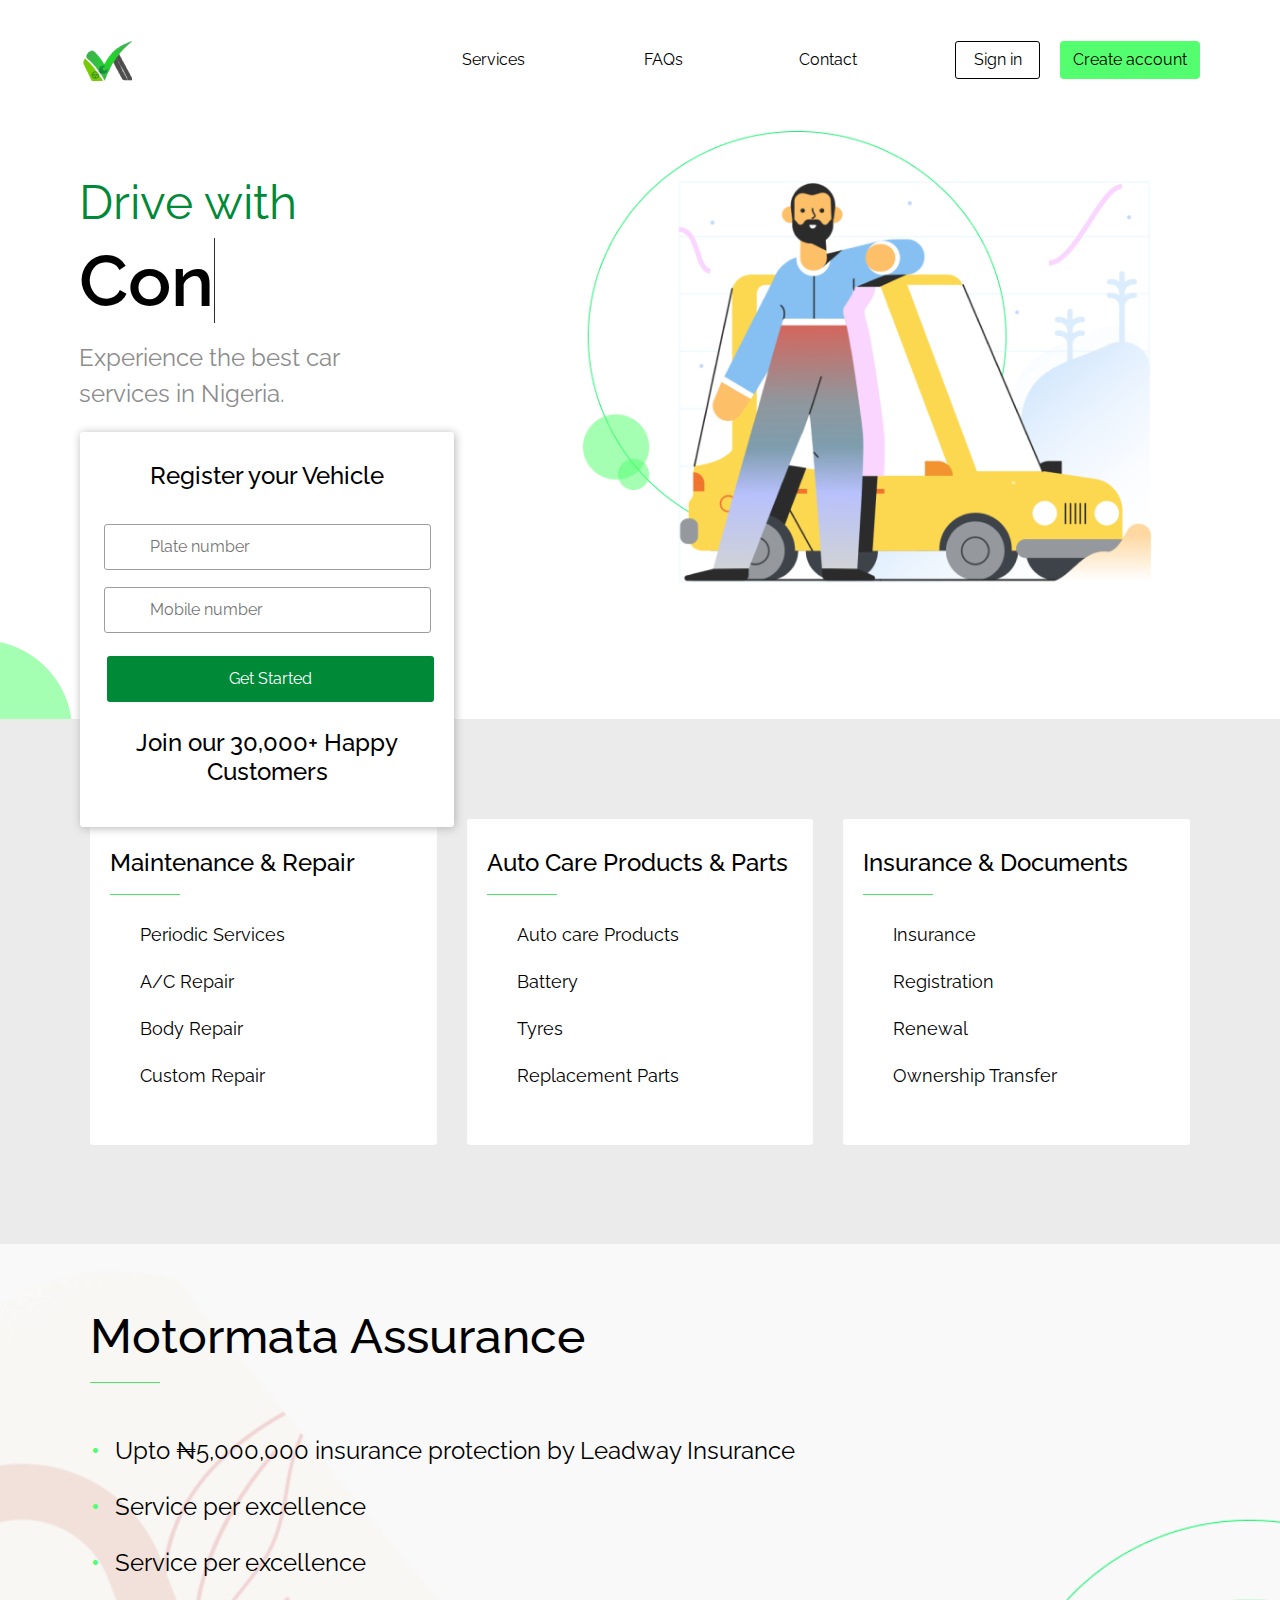
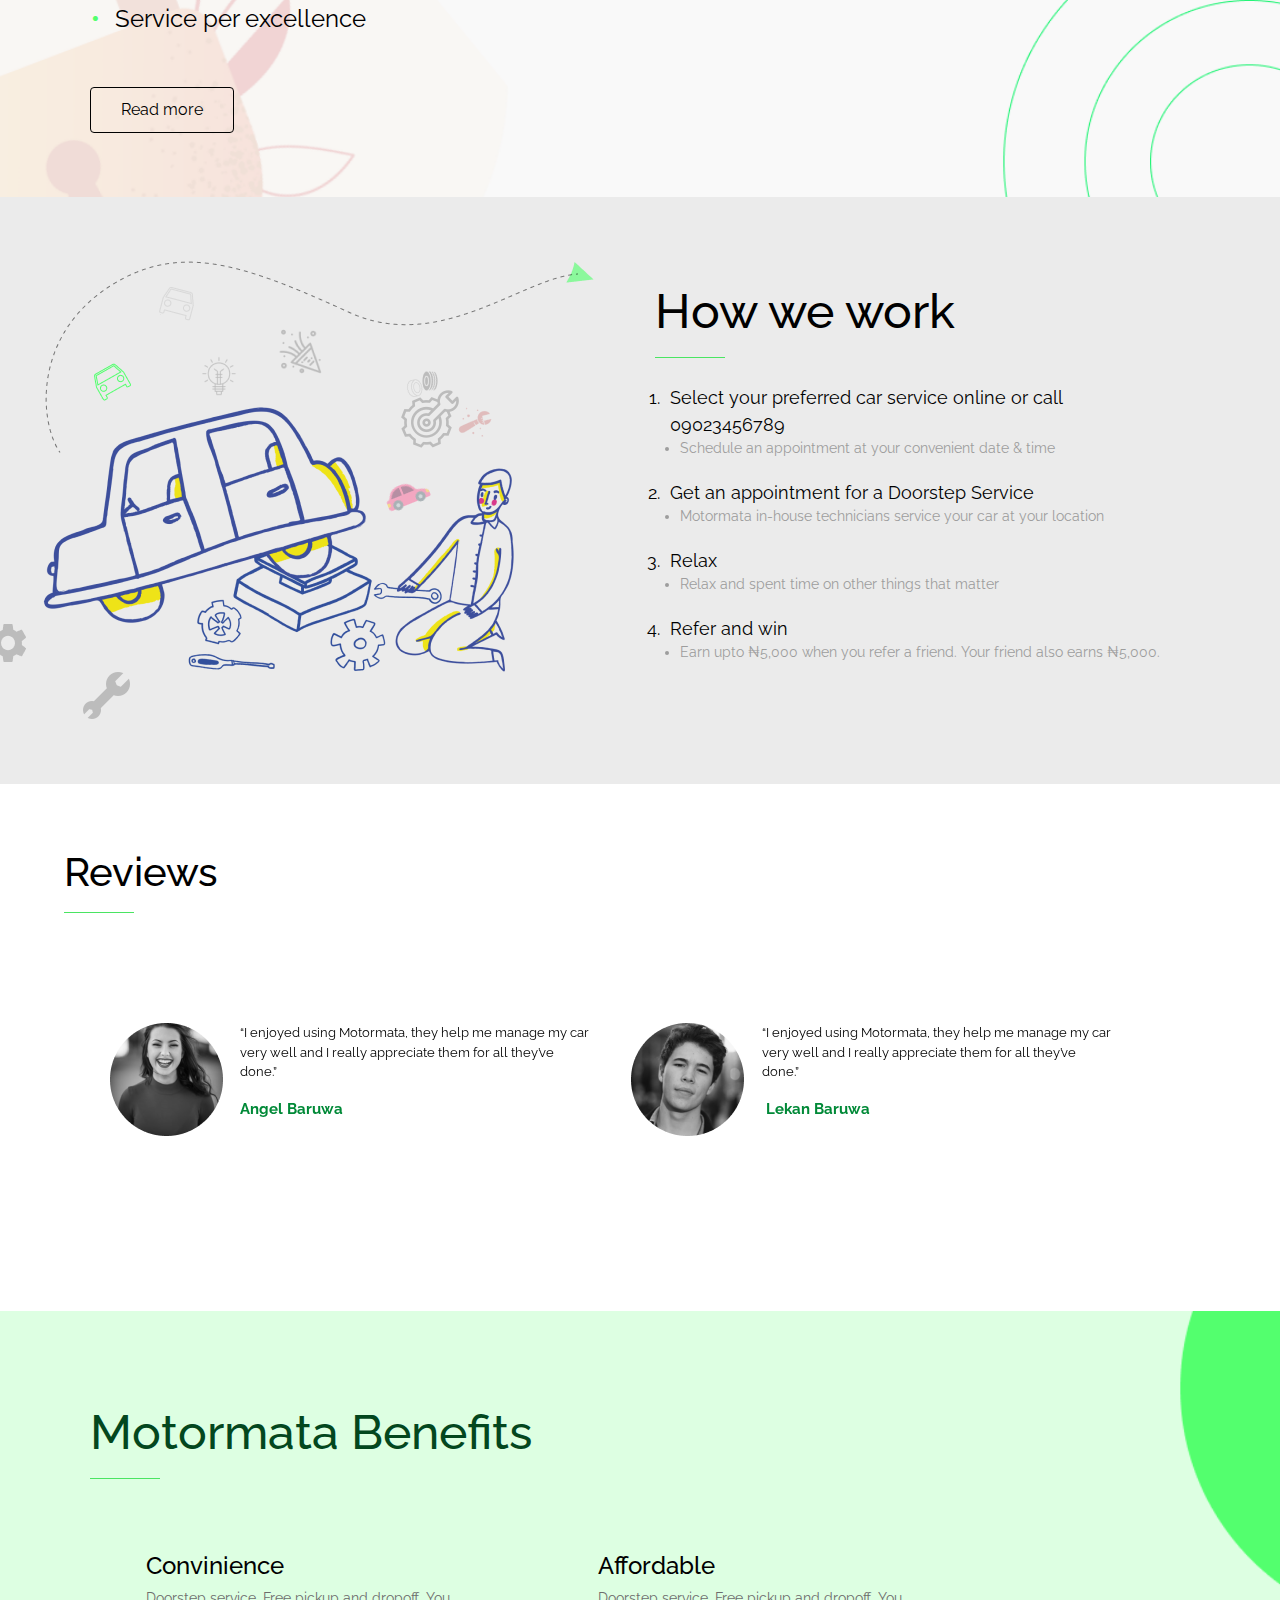
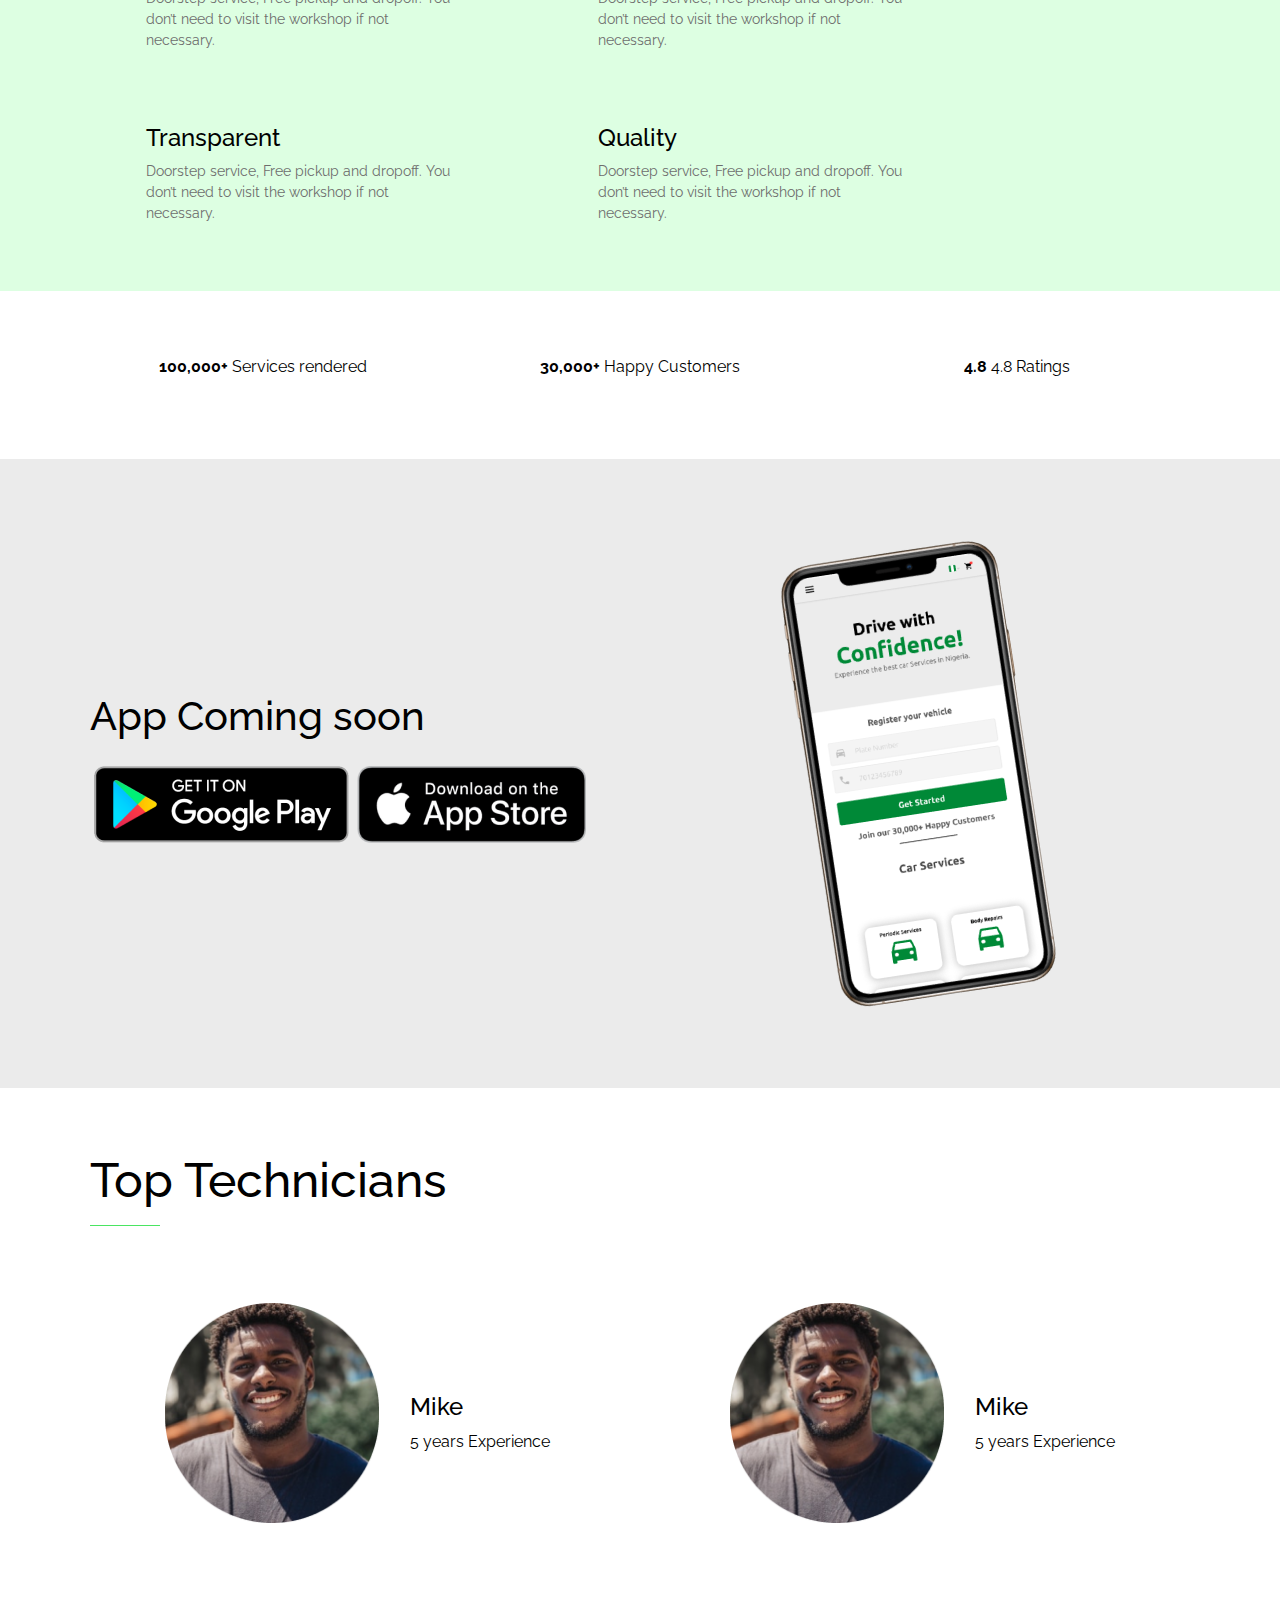
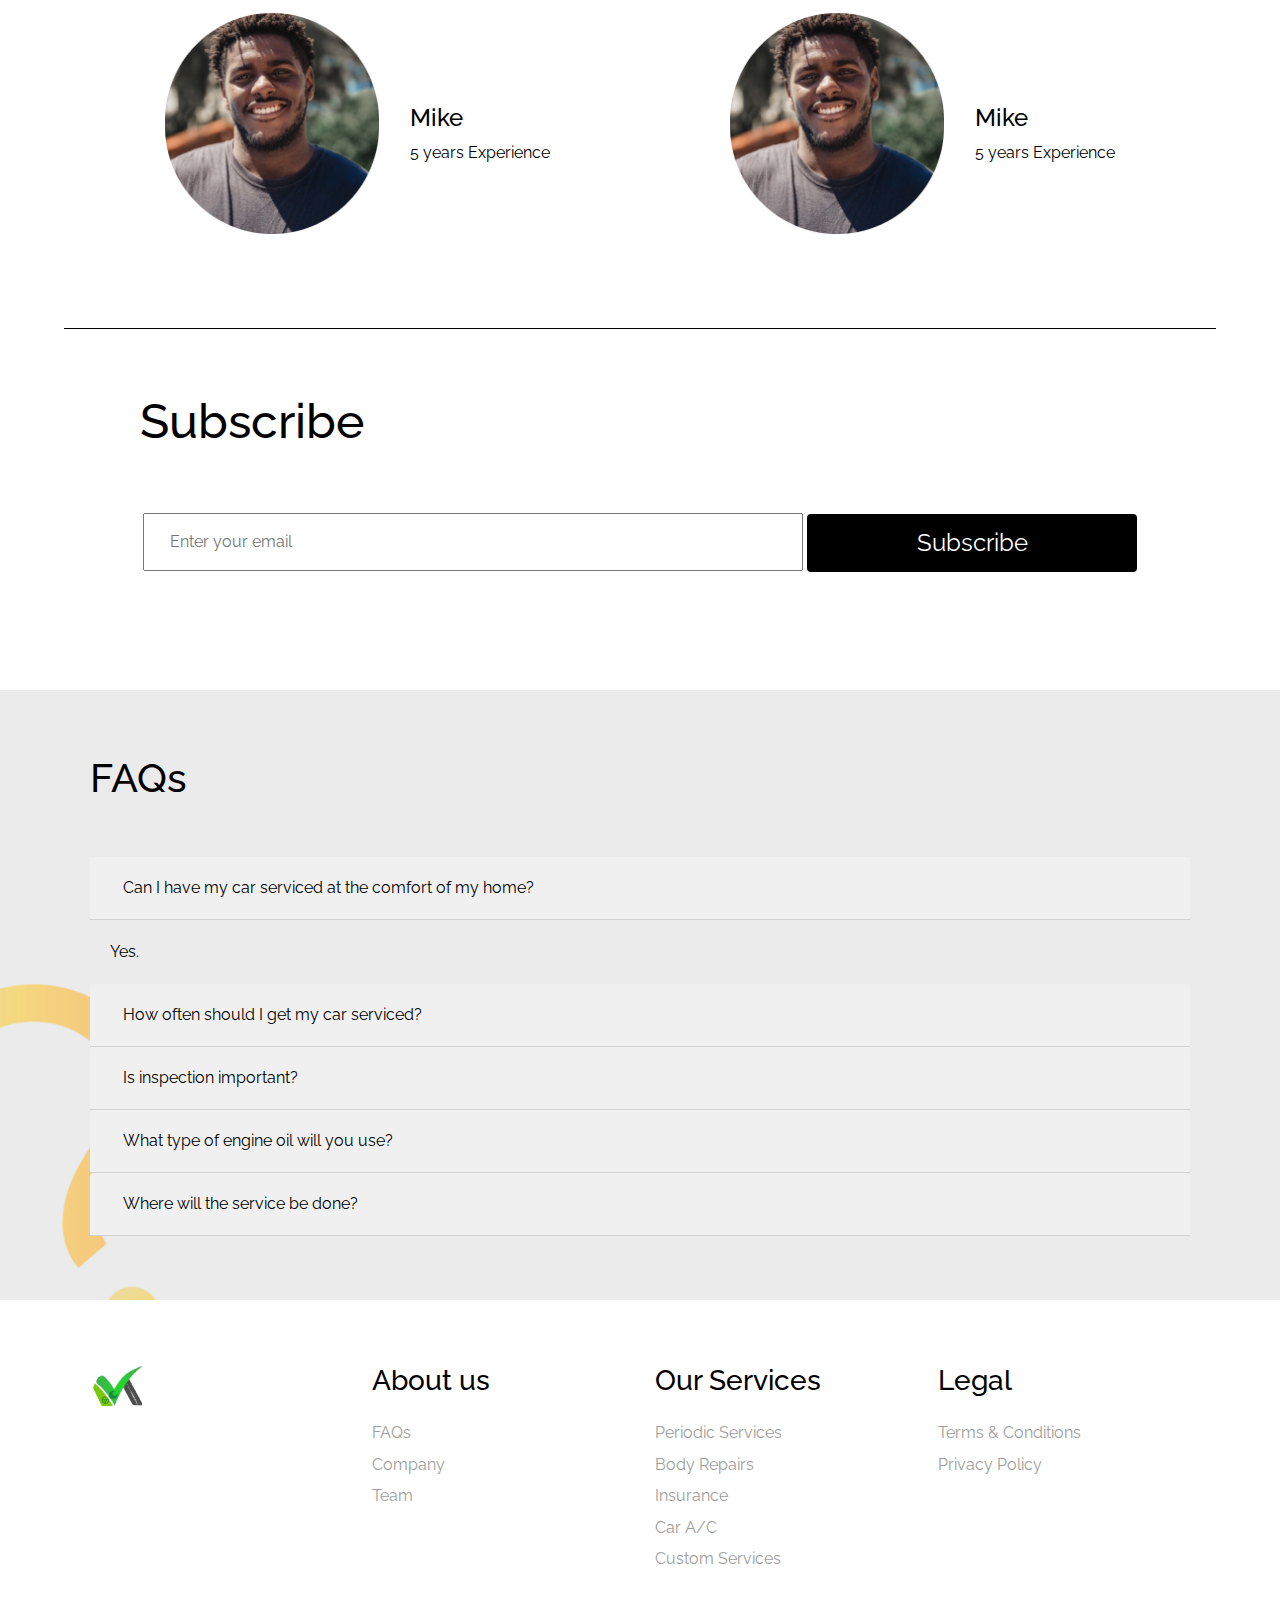
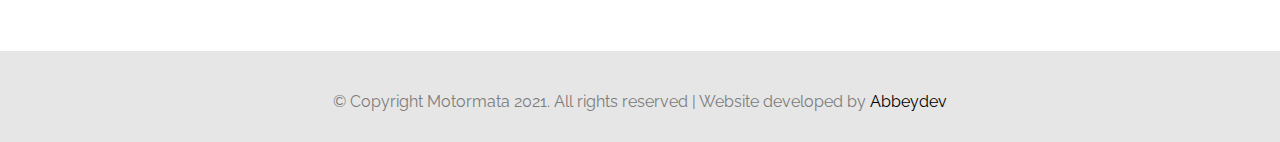
<file: index.html>
<!DOCTYPE html>
<html lang="en">

<head>
  <meta charset="UTF-8">
  <meta http-equiv="X-UA-Compatible" content="IE=edge">
  <meta name="viewport" content="width=device-width, initial-scale=1.0">
  <title>Motormata - Experience the best car services in Nigeria.</title>

  <!-- Fontawesome icons -->
  <link rel="stylesheet" href="https://use.fontawesome.com/releases/v5.15.4/css/all.css"
    integrity="sha384-DyZ88mC6Up2uqS4h/KRgHuoeGwBcD4Ng9SiP4dIRy0EXTlnuz47vAwmeGwVChigm" crossorigin="anonymous">

  <!-- Google fonts -->
  <link rel="preconnect" href="https://fonts.googleapis.com">
  <link rel="preconnect" href="https://fonts.gstatic.com" crossorigin>
  <link href="https://fonts.googleapis.com/css2?family=Raleway:wght@400;600;700&display=swap" rel="stylesheet">

  <!-- Bootstrap CDN link CSS -->
  <link rel="stylesheet" href="https://maxcdn.bootstrapcdn.com/bootstrap/4.0.0/css/bootstrap.min.css"
    integrity="sha384-Gn5384xqQ1aoWXA+058RXPxPg6fy4IWvTNh0E263XmFcJlSAwiGgFAW/dAiS6JXm" crossorigin="anonymous">

  <!-- Bootstrap script -->
  <script src="https://code.jquery.com/jquery-3.2.1.slim.min.js"
    integrity="sha384-KJ3o2DKtIkvYIK3UENzmM7KCkRr/rE9/Qpg6aAZGJwFDMVNA/GpGFF93hXpG5KkN"
    crossorigin="anonymous"></script>
  <script src="https://cdnjs.cloudflare.com/ajax/libs/popper.js/1.12.9/umd/popper.min.js"
    integrity="sha384-ApNbgh9B+Y1QKtv3Rn7W3mgPxhU9K/ScQsAP7hUibX39j7fakFPskvXusvfa0b4Q"
    crossorigin="anonymous"></script>
  <script src="https://maxcdn.bootstrapcdn.com/bootstrap/4.0.0/js/bootstrap.min.js"
    integrity="sha384-JZR6Spejh4U02d8jOt6vLEHfe/JQGiRRSQQxSfFWpi1MquVdAyjUar5+76PVCmYl"
    crossorigin="anonymous"></script>

  <!-- Custom CSS -->
  <link rel="stylesheet" href="css/styles.css">
  <link rel="stylesheet" href="css/mediaqueries.css">
</head>

<body>

  <!-- Header -->
  <section id="header">

    <!-- SideNav -->
    <div class="sidenav" id="sideNav">
      <i onclick="closeNav()" class="closeBtn fas fa-times" onload="closeSideNav()"></i>
      <a onclick="myFunction()" id="sideNav-link" class="nav-link sideNavLink service-link" type="button">Services <i
          class="services-drop-down fas fa-chevron-down"></i></a>
      <div id="sideNavHomeDropDown" class="drop-down-links2">
        <a href="maintenance_repair.html">Maintenance Repair</a>
        <a href="autocare.html">AutoCare Products & Parts</a>
        <a href="insurance.html">Insurance & Documents</a>
      </div>
      <a class="nav-link" href="#">FAQs</a>
      <a class="nav-link" href="#">Contact</a>
      <a href="signin.html"><button class="btn signin-side-navBtn">Sign in</button></a>
      <a href="signup.html"><button class="btn signup-side-navBtn">Create account</button></a>
    </div>

    <!-- The main nav -->
    <div class="container-fluid">
      <nav class="navbar navbar-expand-lg sticky-top">
        <a href="javascript:void(0)" class="openNavBtn" onclick="openNav()"><i class="fas fa-bars"></i></a>
        <a class="navbar-brand" href="index.html">
          <img src="images/logo.png" alt="Motormata Logo">
        </a>
        <button class="navbar-toggler" type="button" data-toggle="collapse" data-target="#navbarSupportedContent"
          aria-controls="navbarSupportedContent" aria-expanded="false" aria-label="Toggle navigation">
          <span class="navbar-toggler-icon"></span>
        </button>
        <div class="collapse navbar-collapse" id="navbarSupportedContent">
          <ul class="navbar-nav ml-auto">
            <li class="nav-item">
              <a onclick="myNewFunction()" class="nav-link service-link" type="button">Services <i
                  class="services-drop-down fas fa-chevron-down"></i></a>
            </li>

            <!-- drop-down links -->
            <div id="homeDropDown" class="drop-down-links">
              <a href="maintenance_repair.html">Maintenance Repair</a>
              <a href="autocare.html">AutoCare Products & Parts</a>
              <a href="insurance.html">Insurance & Documents</a>
            </div>
            <li class="nav-item">
              <a class="nav-link" href="#pricing">FAQs</a>
            </li>
            <li class="nav-item">
              <a class="nav-link" href="#cta">Contact</a>
            </li>
          </ul>
        </div>
        <a href="signin.html"><button class="btn nav-signin-btn">Sign in</button></a>
        <a href="signup.html"><button class="btn nav-createacct-btn">Create account</button></a>
      </nav>

      <div class="hero row">

        <div class="hero-texts col-lg-4 col-md-4">
          <h1 class="hero-title">
            <span class="drive-green">Drive with</span>
            <p class="txt-type" data-wait="3000" data-words='["Confidence", "Safety", "Assurance"]'></p>
          </h1>
          <p class="hero-paragraph">Experience the best car services in Nigeria.</p>
        </div>
        <img class="col-lg-8 col-md-8 hero-illustration" src="images/Hero-illustration.png" alt="">

        <div class="reg-vehicle">
          <h1 class="reg-text">Register your Vehicle</h1>
          <i class="hero-car-icon fas fa-car"></i>
          <input type="number" placeholder="Plate number">
          <i class="hero-call-icon fas fa-phone-alt"></i>
          <input type="tel" placeholder="Mobile number">
          <button class="btn reg-veh-btn">Get Started</button>
          <h1 class="join-us">Join our 30,000+ Happy Customers</h1>
        </div>

      </div>

    </div>

    <img class="hero-left-grn-circle" src="images/Left-circle.png" alt="">

  </section>

  <!-- Services section -->
  <section id="services">
    <div class="row">
      <div class="col-lg-4 col-md-6 col-sm-12 maintenance">
        <a href="maintenance_repair.html">
          <div class="maintenance-container">
            <h1 class="maintenance-title">Maintenance & Repair</h1>
            <hr class="service-divider">
            <ul>
              <i class="periodic-check-icon fas fa-check"></i>
              <li>Periodic Services</li>
              <i class="ac-check-icon fas fa-check"></i>
              <li>A/C Repair</li>
              <i class="repair-check-icon fas fa-check"></i>
              <li>Body Repair</li>
              <i class="crepair-check-icon fas fa-check"></i>
              <li>Custom Repair</li>
            </ul>
          </div>
        </a>
      </div>
      <div class="col-lg-4 col-md-6 col-sm-12 autocare">
        <a href="autocare.html">
          <div class="autocare-container">
            <h1 class="autocare-title">Auto Care Products & Parts</h1>
            <hr class="service-divider">
            <ul>
              <i class="periodic-check-icon fas fa-check"></i>
              <li>Auto care Products</li>
              <i class="ac-check-icon fas fa-check"></i>
              <li>Battery</li>
              <i class="repair-check-icon fas fa-check"></i>
              <li>Tyres</li>
              <i class="crepair-check-icon fas fa-check"></i>
              <li>Replacement Parts</li>
            </ul>
          </div>
        </a>
      </div>
      <div class="col-lg-4 col-md-6 col-sm-12 insurance">
        <a href="insurance.html">
          <div class="insurance-container">
            <h1 class="insurance-title">Insurance & Documents</h1>
            <hr class="service-divider">
            <ul>
              <i class="periodic-check-icon fas fa-check"></i>
              <li>Insurance</li>
              <i class="ac-check-icon fas fa-check"></i>
              <li>Registration</li>
              <i class="repair-check-icon fas fa-check"></i>
              <li>Renewal</li>
              <i class="crepair-check-icon fas fa-check"></i>
              <li>Ownership Transfer</li>
            </ul>
          </div>
        </a>
      </div>
    </div>
  </section>

  <!-- Motormata Assurance -->
  <section id="assurance">
    <div class="motormata-assurance">
      <h1 class="assurance-title">Motormata Assurance</h1>
      <hr class="service-divider">
      <ul>
        <li>Upto ₦5,000,000 insurance protection by Leadway Insurance</li>
        <li>Service per excellence</li>
        <li>Service per excellence</li>
        <li>Service per excellence</li>
        <li class="hidden-element">Service with excellence always</li>
        <li class="hidden-element">Service with excellence always</li>
        <li class="hidden-element">Service with excellence always</li>
      </ul>
      <button class="btn assurance-readmore-btn" id="readMore_btn">Read more</button>
    </div>
  </section>

  <!-- How We work -->
  <section id="how-we-work">
    <div class="row">
      <div class="col-lg-6 col-md-6 col-sm-12 abstract-image">
        <img src="images/howWeWork.png" alt="">
      </div>
      <div class="col-lg-6 col-md-6 col-sm-12 how-we-work-texts">
        <h1 class="col-lg-6 hw-we-wrk-title">How we work</h1>
        <hr class="service-divider">
        <ol>
          <li class="ordered-list">Select your preferred car service online or call 09023456789
            <ul>
              <li>Schedule an appointment at your convenient date & time</li>
            </ul>
          </li>
          <li class="ordered-list">Get an appointment for a Doorstep Service
            <ul>
              <li>Motormata in-house technicians service your car at your location</li>
            </ul>
          </li>
          <li class="ordered-list">Relax
            <ul>
              <li>Relax and spent time on other things that matter</li>
            </ul>
          </li>
          <li class="ordered-list">Refer and win
            <ul>
              <li>Earn upto ₦5,000 when you refer a friend. Your friend also earns ₦5,000.</li>
            </ul>
          </li>
        </ol>
      </div>
    </div>
  </section>

  <!-- Reviews -->
  <section id="reviews">
    <h1 class="review-title">Reviews</h1>
    <hr class="service-divider">
    <div id="review-carousel" class="carousel slide" data-ride="false">
      <div class="carousel-inner">
        <div class="carousel-item active">
          <div class="row">
            <div class="col-lg-5 first">
              <img class="review-image" src="images/angel-reviewer.png" alt="reviewer-profile">
              <span class="review-text">“I enjoyed using Motormata, they help me manage my car very well and I really
                appreciate them for all they’ve done.” </span>
              <p class="reviewer-name">Angel Baruwa</p>
            </div>
            <div class="col-lg-2"></div>
            <div class="col-lg-5 the-guy second">
              <img class="review-image sec-img" src="images/lekan-reviewer.png" alt="reviewer-profile">
              <span class="review-text sec-text">“I enjoyed using Motormata, they help me manage my car very well and I
                really
                appreciate them for all they’ve done.” </span>
              <p class="reviewer-name2">Lekan Baruwa</p>
            </div>
          </div>
        </div>

        <div class="carousel-item">
          <div class="row">
            <div class="col-lg-5 the-lady first">
              <img class="review-image" src="images/angel-reviewer.png" alt="reviewer-profile">
              <span class="review-text">“I enjoyed using Motormata, they help me manage my car very well and I really
                appreciate them for all they’ve done.” </span>
              <p class="reviewer-name">Angel Baruwa</p>
            </div>
            <div class="col-lg-2"></div>
            <div class="col-lg-5 second">
              <img class="review-image sec-img" src="images/lekan-reviewer.png" alt="reviewer-profile">
              <span class="review-text sec-text">“I enjoyed using Motormata, they help me manage my car very well and I
                really
                appreciate them for all they’ve done.” </span>
              <p class="reviewer-name2">Lekan Baruwa</p>
            </div>
          </div>
        </div>


      </div>
      <a class="carousel-control-prev" href="#review-carousel" role="button" data-slide="prev">
        <i class="carousel-control-prev-icon fas fa-chevron-left"></i>
      </a>
      <a class="carousel-control-next" href="#review-carousel" role="button" data-slide="next">
        <i class="carousel-control-next-icon fas fa-chevron-right"></i>
      </a>
    </div>
  </section>

  <!-- Motormata Benefits -->
  <section id="benefits">
    <h1 class="benefit-title">Motormata Benefits</h1>
    <hr class="service-divider">

    <div class="row">

      <div class="col-lg-6 col-md-12 col-sm-12 convinience">
        <i class="benefit-icon c-icon far fa-thumbs-up"></i>
        <h4 class="convinience-title">Convinience</h4>
        <p class="convinience-paragraph">Doorstep service, Free pickup and dropoff. You don’t need to visit the workshop
          if not necessary.</p>
      </div>

      <div class="col-lg-6 col-md-12 col-sm-12 affordable">
        <i class="benefit-icon a-icon fas fa-coins"></i>
        <h4 class="affordable-title">Affordable</h4>
        <p class="affordable-paragraph">Doorstep service, Free pickup and dropoff. You don’t need to visit the workshop
          if not necessary.</p>
      </div>

      <div class="col-lg-6 col-md-12 col-sm-12 transparent">
        <i class="benefit-icon t-icon fas fa-binoculars"></i>
        <h4 class="transparent-title">Transparent</h4>
        <p class="transparent-paragraph">Doorstep service, Free pickup and dropoff. You don’t need to visit the workshop
          if not necessary.</p>
      </div>

      <div class="col-lg-6 col-md-12 col-sm-12 quality">
        <i class="benefit-icon q-icon fas fa-award"></i>
        <h4 class="quality-title">Quality</h4>
        <p class="quality-paragraph">Doorstep service, Free pickup and dropoff. You don’t need to visit the workshop
          if not necessary.</p>
      </div>
    </div>
  </section>

  <!-- Numbers section -->
  <section id="numbers">
    <div class="row">
      <p class="col-lg-4 col-md-6 col-sm-6 service-number"><strong>100,000+</strong> Services rendered</p>
      <p class="col-lg-4 col-md-6 col-sm-6 customers-number"><strong>30,000+</strong> Happy Customers</p>
      <p class="col-lg-4 col-md-6 col-sm-6 rating-number"><strong>4.8 </strong>4.8 Ratings</p>
    </div>
  </section>

  <!-- Download Section -->
  <section id="download">
    <div class="row">
      <div class="col-lg-7 app-download">
        <h1 class="download-title">App Coming soon</h1>
        <img class="googlePlay" src="images/google-badge.png" alt="googleplay">
        <img class="appStore" src="images/appstore-badge.png" alt="appstore">
      </div>
      <div class="col-lg-5 screenshot">
        <img src="images/screen-shot.png" alt="App mockup">
      </div>
    </div>
  </section>

  <!-- Top technicians -->
  <section id="technicians">
    <h1 class="technician-title">Top Technicians</h1>
    <hr class="service-divider">

    <div class="row">
      <div class="col-lg-6 col-md-6 col-sm-12 first-tech">
        <img src="images/technician.png" alt="">

        <div class="staff-content">
          <h4 class="staff-name">Mike</h4>
          <i class="fas fa-star"></i>
          <i class="fas fa-star"></i>
          <i class="fas fa-star"></i>
          <i class="fas fa-star"></i>
          <i class="fas fa-star"></i>
          <p class="experience">5 years Experience</p>
        </div>

      </div>

      <div class="col-lg-6 col-md-6 col-sm-12 first-tech">
        <img src="images/technician.png" alt="">

        <div class="staff-content">
          <h4 class="staff-name">Mike</h4>
          <i class="fas fa-star"></i>
          <i class="fas fa-star"></i>
          <i class="fas fa-star"></i>
          <i class="fas fa-star"></i>
          <i class="fas fa-star"></i>
          <p class="experience">5 years Experience</p>
        </div>

      </div>

      <div class="col-lg-6 col-md-6 col-sm-12 first-tech">
        <img src="images/technician.png" alt="">

        <div class="staff-content">
          <h4 class="staff-name">Mike</h4>
          <i class="fas fa-star"></i>
          <i class="fas fa-star"></i>
          <i class="fas fa-star"></i>
          <i class="fas fa-star"></i>
          <i class="fas fa-star"></i>
          <p class="experience">5 years Experience</p>
        </div>

      </div>

      <div class="col-lg-6 col-md-6 col-sm-12 first-tech">
        <img src="images/technician.png" alt="">

        <div class="staff-content">
          <h4 class="staff-name">Mike</h4>
          <i class="fas fa-star"></i>
          <i class="fas fa-star"></i>
          <i class="fas fa-star"></i>
          <i class="fas fa-star"></i>
          <i class="fas fa-star"></i>
          <p class="experience">5 years Experience</p>
        </div>

      </div>
    </div>
  </section>

  <hr class="section-divider">

  <!-- Subscription section -->
  <section id="subscription">
    <h1 class="subscription-title">Subscribe</h1>
    <input type="email" name="subscribe" id="sub" placeholder="Enter your email">
    <button type="submit" class="btn subscribe-btn">Subscribe</button>
  </section>

  <!-- FAQs -->
  <section id="faqs">
    <h1 class="faq-title">FAQs</h1>
    <div id="accordion">

      <!-- First Card -->
      <div class="card">
        <div class="card-header" id="headingOne">
          <h5 class="mb-0">
            <button class="btn btn-link" data-toggle="collapse" data-target="#collapseOne" aria-expanded="true"
              aria-controls="collapseOne">
              <span>Can I have my car serviced at the comfort of my home?</span>
            </button>
            <i class="faq-drop-btn1 fas fa-chevron-down" data-toggle="collapse" data-target="#collapseOne"
              aria-expanded="true" aria-controls="collapseOne"></i>
          </h5>
        </div>

        <div id="collapseOne" class="collapse show" aria-labelledby="headingOne" data-parent="#accordion">
          <div class="card-body">
            <span class="answer">Yes.</span>
          </div>
        </div>
      </div>

      <!-- Second Card -->
      <div class="card">
        <div class="card-header" id="headingTwo">
          <h5 class="mb-0">
            <button class="btn btn-link collapsed" data-toggle="collapse" data-target="#collapseTwo"
              aria-expanded="false" aria-controls="collapseTwo">
              <span>How often should I get my car serviced?</span>
            </button>
            <i class="faq-drop-btn2 fas fa-chevron-down" data-toggle="collapse" data-target="#collapseTwo"
              aria-expanded="true" aria-controls="collapseTwo"></i>
          </h5>
        </div>
        <div id="collapseTwo" class="collapse" aria-labelledby="headingTwo" data-parent="#accordion">
          <div class="card-body">
            <span class="answer">Every 3 months or 5,000km, whichever comes first.</span>
          </div>
        </div>
      </div>

      <!-- Third Card -->
      <div class="card">
        <div class="card-header" id="headingThree">
          <h5 class="mb-0">
            <button class="btn btn-link collapsed" data-toggle="collapse" data-target="#collapseThree"
              aria-expanded="false" aria-controls="collapseThree">
              <span>Is inspection important?</span>
            </button>
            <i class="faq-drop-btn3 fas fa-chevron-down" data-toggle="collapse" data-target="#collapseThree"
              aria-expanded="true" aria-controls="collapseThree"></i>
          </h5>
        </div>
        <div id="collapseThree" class="collapse" aria-labelledby="headingThree" data-parent="#accordion">
          <div class="card-body">
            <span class="answer">Yes, inspection is important. It helps us identify the cause of your car issues so that
              we can recommended
              the most appropriate fix. Inspection compromises of complete car health check-up followed by submission of
              an inspection report on the status of the vehicle.Post evaluation of your car condition,the technician
              will
              advice a course of action for the same. Post your approval of the quote your car will be repaired in a
              Pitstop certified garage near you.</span>
          </div>
        </div>
      </div>

      <!-- Fourth Card -->
      <div class="card">
        <div class="card-header" id="headingFour">
          <h5 class="mb-0">
            <button class="btn btn-link collapsed" data-toggle="collapse" data-target="#collapseFour"
              aria-expanded="false" aria-controls="collapseFour">
              <span>What type of engine oil will you use?
            </button></span>
            <i class="faq-drop-btn4 fas fa-chevron-down" data-toggle="collapse" data-target="#collapseFour"
              aria-expanded="true" aria-controls="collapseFour"></i>
          </h5>
        </div>
        <div id="collapseFour" class="collapse" aria-labelledby="headingThree" data-parent="#accordion">
          <div class="card-body">
            <span class="answer">Anim pariatur cliche reprehenderit, enim eiusmod high life accusamus terry richardson
              ad squid. 3 wolf moon
              officia aute, non cupidatat skateboard dolor brunch. Food truck quinoa nesciunt laborum eiusmod. Brunch 3
              wolf moon tempor, sunt aliqua put a bird on it squid single-origin coffee nulla assumenda shoreditch et.
              Nihil anim keffiyeh helvetica, craft beer labore wes anderson cred nesciunt sapiente ea proident. Ad vegan
              excepteur butcher vice lomo. Leggings occaecat craft beer farm-to-table, raw denim aesthetic synth
              nesciunt
              you probably haven't heard of them accusamus labore sustainable VHS.</span>
          </div>
        </div>
      </div>

      <!-- Fifth Card -->
      <div class="card">
        <div class="card-header" id="headingFive">
          <h5 class="mb-0">
            <button class="btn btn-link collapsed" data-toggle="collapse" data-target="#collapseFive"
              aria-expanded="false" aria-controls="collapseFive">
              <span>Where will the service be done?</span>
            </button>
            <i class="faq-drop-btn5 fas fa-chevron-down" data-toggle="collapse" data-target="#collapseFive"
              aria-expanded="true" aria-controls="collapseFive"></i>
          </h5>
        </div>
        <div id="collapseFive" class="collapse" aria-labelledby="headingThree" data-parent="#accordion">
          <div class="card-body">
            <span class="answer">At the comfort of your home for most services while those that require heavy lifting
              will be done at the
              workshop.</span>
          </div>
        </div>
      </div>
    </div>
  </section>

  <!-- Footer Section -->
  <section id="footer">

    <div class="row">
      <div class="col-lg-3 col-md-4 col-sm-6 footer-brand">
        <img src="images/logo.png" alt="">
        <a href="#"><i class="fab fa-facebook-f"></i></a>
        <a href="#"><i class="fab fa-instagram"></i></a>
        <a href="#"><i class="fab fa-twitter"></i></a>
        <a href="#"><i class="fab fa-whatsapp"></i></a>
      </div>

      <div class="col-lg-3 col-md-4 col-sm-6  footer-about">
        <h3 class="ft-about-title">About us</h3>
        <ul>
          <li><a href="#">FAQs</a></li>
          <li><a href="#">Company</a></li>
          <li><a href="#">Team</a></li>
        </ul>
      </div>

      <div class="col-lg-3 col-md-4 col-sm-6  footer-services">
        <h3 class="ft-service-title">Our Services</h3>
        <ul>
          <li><a href="#">Periodic Services</a></li>
          <li><a href="#">Body Repairs</a></li>
          <li><a href="#">Insurance</a></li>
          <li><a href="#">Car A/C</a></li>
          <li><a href="#">Custom Services</a></li>
        </ul>
      </div>

      <div class="col-lg-3 col-md-4 col-sm-6  footer-legal">
        <h3 class="ft-legal-title">Legal</h3>
        <ul>
          <li><a href="#">Terms & Conditions</a></li>
          <li><a href="#">Privacy Policy</a></li>
        </ul>
      </div>
    </div>
  </section>

  <!-- Copyrights -->
  <section id="copyright">
    <p class="copyright-content">&copy; Copyright Motormata 2021. All rights reserved | Website developed by
      <a href="https://www.behance.net/abbeydev" target="_blank">Abbeydev</a>
    </p>
  </section>


  <script src="index.js"></script>

</body>

</html>
</file>
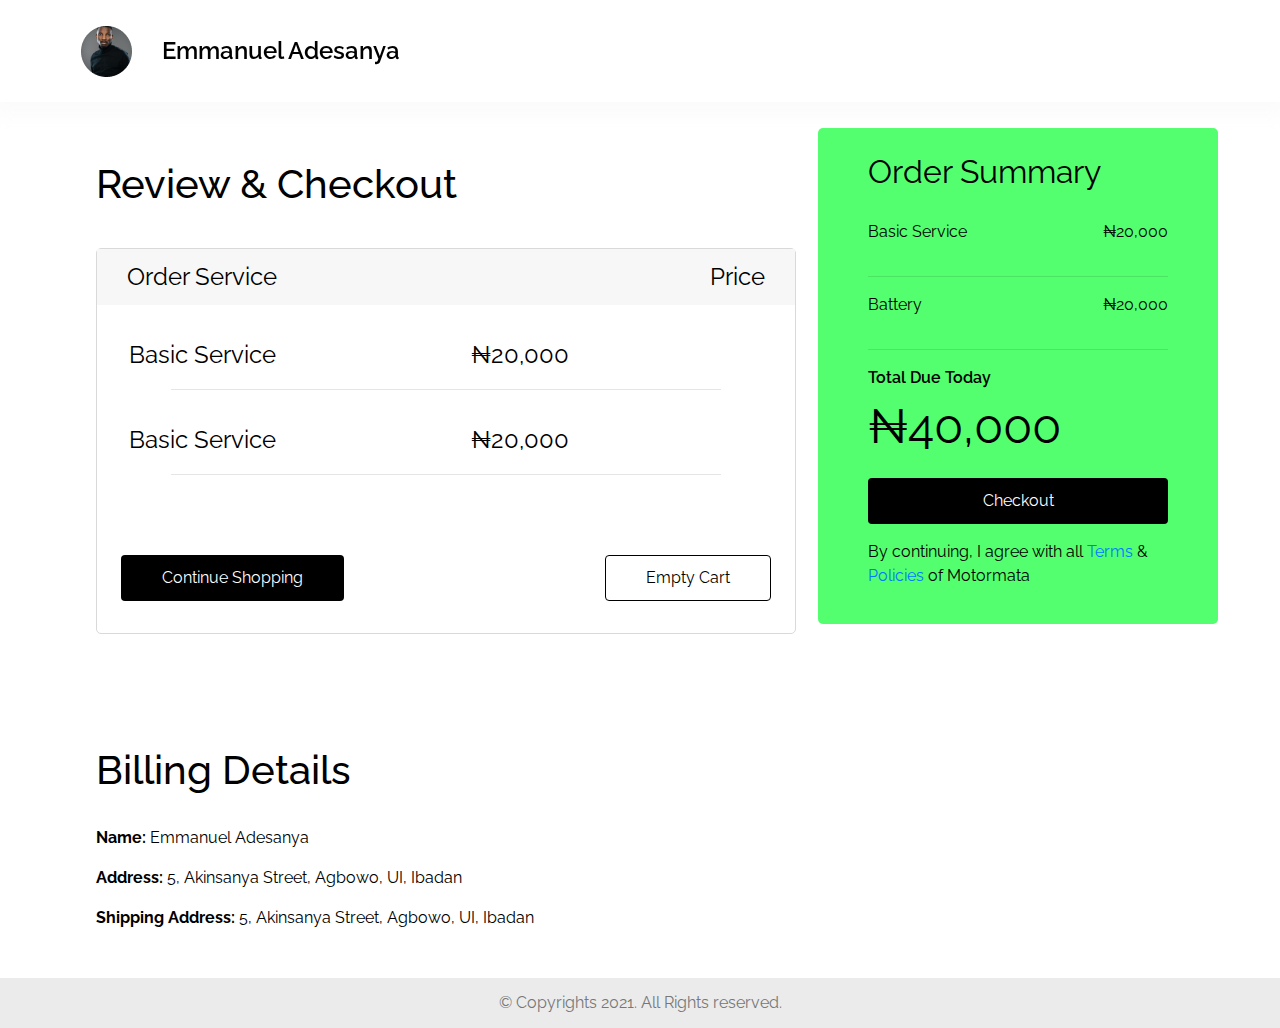
<file: cart.html>
<!DOCTYPE html>
<html lang="en">

<head>
    <meta charset="UTF-8">
    <meta http-equiv="X-UA-Compatible" content="IE=edge">
    <meta name="viewport" content="width=device-width, initial-scale=1.0">
    <title>Shopping Cart - Experience the best car services in Nigeria.</title>

    <!-- Fontawesome icons -->
    <link rel="stylesheet" href="https://use.fontawesome.com/releases/v5.15.4/css/all.css"
        integrity="sha384-DyZ88mC6Up2uqS4h/KRgHuoeGwBcD4Ng9SiP4dIRy0EXTlnuz47vAwmeGwVChigm" crossorigin="anonymous">

    <!-- Google fonts -->
    <link rel="preconnect" href="https://fonts.googleapis.com">
    <link rel="preconnect" href="https://fonts.gstatic.com" crossorigin>
    <link href="https://fonts.googleapis.com/css2?family=Raleway:wght@400;600;700&display=swap" rel="stylesheet">

    <!-- Bootstrap CDN link CSS -->
    <link rel="stylesheet" href="https://maxcdn.bootstrapcdn.com/bootstrap/4.0.0/css/bootstrap.min.css"
        integrity="sha384-Gn5384xqQ1aoWXA+058RXPxPg6fy4IWvTNh0E263XmFcJlSAwiGgFAW/dAiS6JXm" crossorigin="anonymous">

    <!-- Bootstrap script -->
    <script src="https://code.jquery.com/jquery-3.2.1.slim.min.js"
        integrity="sha384-KJ3o2DKtIkvYIK3UENzmM7KCkRr/rE9/Qpg6aAZGJwFDMVNA/GpGFF93hXpG5KkN"
        crossorigin="anonymous"></script>
    <script src="https://cdnjs.cloudflare.com/ajax/libs/popper.js/1.12.9/umd/popper.min.js"
        integrity="sha384-ApNbgh9B+Y1QKtv3Rn7W3mgPxhU9K/ScQsAP7hUibX39j7fakFPskvXusvfa0b4Q"
        crossorigin="anonymous"></script>
    <script src="https://maxcdn.bootstrapcdn.com/bootstrap/4.0.0/js/bootstrap.min.js"
        integrity="sha384-JZR6Spejh4U02d8jOt6vLEHfe/JQGiRRSQQxSfFWpi1MquVdAyjUar5+76PVCmYl"
        crossorigin="anonymous"></script>

    <!-- Custom CSS -->
    <link rel="stylesheet" href="css/styles.css">
    <link rel="stylesheet" href="css/mediaqueries.css">
    <link rel="stylesheet" href="css/dashboard.css">
</head>

<body>

    <!-- Dashboard navbar -->
    <section id="dash-nav">
        <a href="profile.html">
            <img src="images/user-profile.png" alt="">
        </a>
        <h2 class="userName">Emmanuel Adesanya</h2>
        <div class="userIcons">
            <a href="#" data-toggle="tooltip" data-placement="top" title="messages">
                <i class="fas fa-comment-alt"></i>
            </a>
            <a href="#" data-toggle="tooltip" data-placement="top" title="My Cart">
                <i class="fas fa-shopping-bag"></i>
            </a>
            <a href="index.html" data-toggle="tooltip" data-placement="top" title="Sign out">
                <i class="fas fa-sign-out-alt"></i>
            </a>
        </div>
    </section>

    <!-- Cart Section -->
    <section class="cart-title">
        <h1 class="cart-title">Review & Checkout</h1>
    </section>

    <section class="order-details">
        <div class="order-details-left">
            <div class="order-table-title">
                <p class="order-service">Order Service</p>
                <p class="order-price">Price</p>
            </div>

            <div class="order-product">
                <p class="order-basic-service">Basic Service</p>
                <p class="basic-service-price">&#8358;20,000</p>
                <i class="fas fa-times-circle"></i>
            </div>
            <hr class="order-divider">

            <div class="order-product">
                <p class="order-basic-service">Basic Service</p>
                <p class="basic-service-price">&#8358;20,000</p>
                <i class="fas fa-times-circle"></i>
            </div>

            <hr class="order-divider">

            <div class="order-btns">
                <button class="continue-shopping btn">Continue Shopping</button>
                <button class="empty-cart btn"><i class="fas fa-trash"></i> Empty Cart</button>
            </div>
        </div>

        <div class="order-summary">
            <p class="order-summary-title">Order Summary</p>
            <div class="product-summary">
                <p class="basic-service-summary">Basic Service</p>
                <p class="price-summary">&#8358;20,000</p>
            </div>
            <hr class="order-summary-divider">
            <div class="product-summary">
                <p class="basic-service-summary">Battery</p>
                <p class="price-summary">&#8358;20,000</p>
            </div>
            <hr class="order-summary-divider">
            <p class="total-due">Total Due Today</p>
            <p class="total-price">&#8358;40,000</p>

            <button class="btn">Checkout</button>

            <p class="agreement">By continuing, I agree with all <a href="#">Terms</a> & <a href="#">Policies </a>of
                Motormata</p>
        </div>
    </section>


    <section class="billing-details">
        <h1 class="billing-details-title">Billing Details</h1>
        <p class="billing-name"><strong>Name:</strong> Emmanuel Adesanya</p>
        <p class="billing-address"><strong>Address:</strong> 5, Akinsanya Street, Agbowo, UI, Ibadan</p>
        <p class="billing-shipping-address"><strong>Shipping Address:</strong> <i class="fas fa-edit"></i> 5, Akinsanya
            Street, Agbowo, UI, Ibadan</p>
    </section>

    <!-- Footer section -->
    <section id="dash-footer">
        <footer class="dash-footer-copyrights">
            <p class="dash-copyrights">&copy; Copyrights 2021. All Rights reserved.</p>
        </footer>
    </section>

    
    <script src="dashboard.js"></script>
    <script>$('[data-toggle="tooltip"]').tooltip()</script>
</body>

</html>
</file>
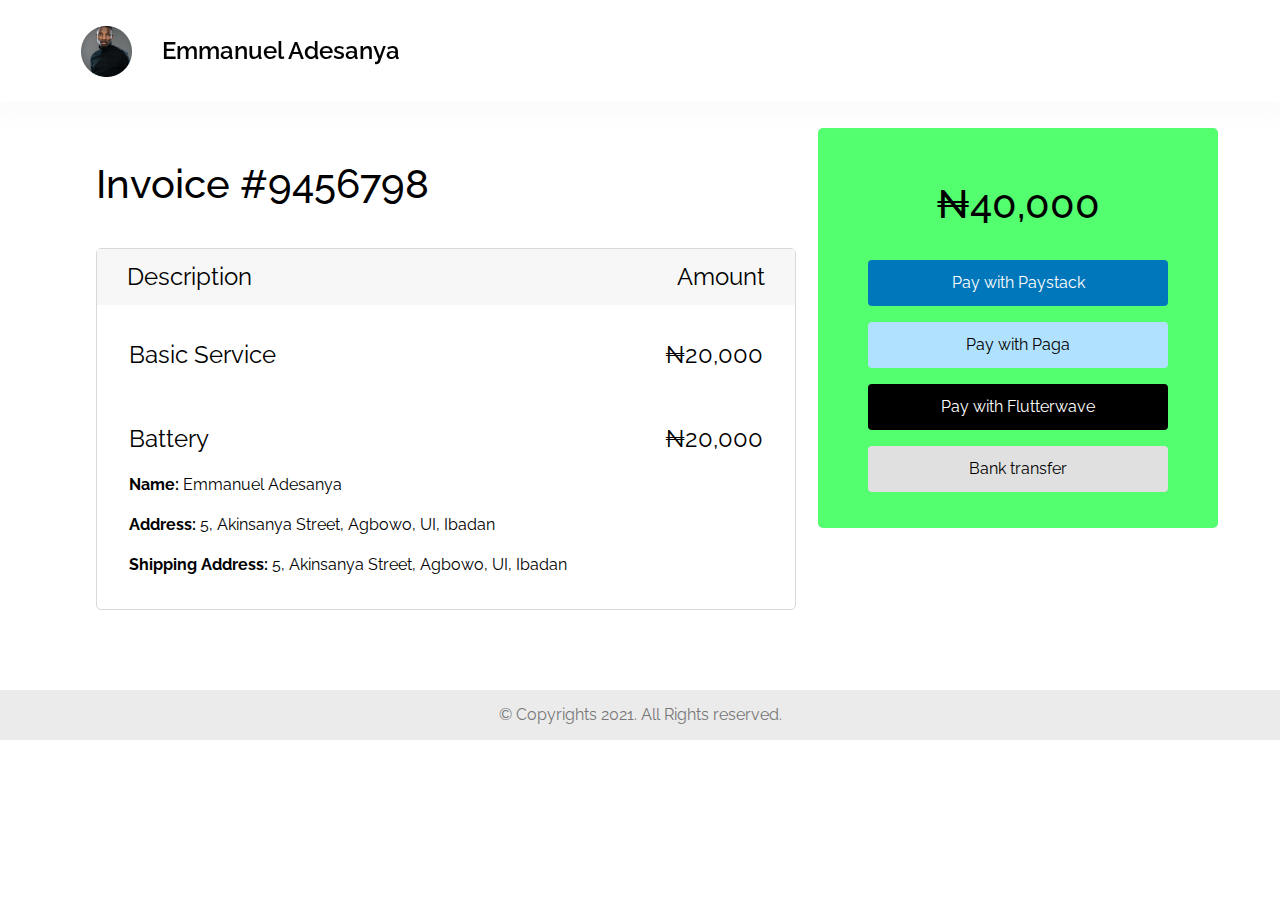
<file: checkout.html>
<!DOCTYPE html>
<html lang="en">

<head>
    <meta charset="UTF-8">
    <meta http-equiv="X-UA-Compatible" content="IE=edge">
    <meta name="viewport" content="width=device-width, initial-scale=1.0">
    <title>Checkout - Experience the best car services in Nigeria.</title>

    <!-- Fontawesome icons -->
    <link rel="stylesheet" href="https://use.fontawesome.com/releases/v5.15.4/css/all.css"
        integrity="sha384-DyZ88mC6Up2uqS4h/KRgHuoeGwBcD4Ng9SiP4dIRy0EXTlnuz47vAwmeGwVChigm" crossorigin="anonymous">

    <!-- Google fonts -->
    <link rel="preconnect" href="https://fonts.googleapis.com">
    <link rel="preconnect" href="https://fonts.gstatic.com" crossorigin>
    <link href="https://fonts.googleapis.com/css2?family=Raleway:wght@400;600;700&display=swap" rel="stylesheet">

    <!-- Bootstrap CDN link CSS -->
    <link rel="stylesheet" href="https://maxcdn.bootstrapcdn.com/bootstrap/4.0.0/css/bootstrap.min.css"
        integrity="sha384-Gn5384xqQ1aoWXA+058RXPxPg6fy4IWvTNh0E263XmFcJlSAwiGgFAW/dAiS6JXm" crossorigin="anonymous">

    <!-- Bootstrap script -->
    <script src="https://code.jquery.com/jquery-3.2.1.slim.min.js"
        integrity="sha384-KJ3o2DKtIkvYIK3UENzmM7KCkRr/rE9/Qpg6aAZGJwFDMVNA/GpGFF93hXpG5KkN"
        crossorigin="anonymous"></script>
    <script src="https://cdnjs.cloudflare.com/ajax/libs/popper.js/1.12.9/umd/popper.min.js"
        integrity="sha384-ApNbgh9B+Y1QKtv3Rn7W3mgPxhU9K/ScQsAP7hUibX39j7fakFPskvXusvfa0b4Q"
        crossorigin="anonymous"></script>
    <script src="https://maxcdn.bootstrapcdn.com/bootstrap/4.0.0/js/bootstrap.min.js"
        integrity="sha384-JZR6Spejh4U02d8jOt6vLEHfe/JQGiRRSQQxSfFWpi1MquVdAyjUar5+76PVCmYl"
        crossorigin="anonymous"></script>

    <!-- Custom CSS -->
    <link rel="stylesheet" href="css/styles.css">
    <link rel="stylesheet" href="css/mediaqueries.css">
    <link rel="stylesheet" href="css/dashboard.css">
</head>

<body>

    <!-- Dashboard navbar -->
    <section id="dash-nav">
        <a href="profile.html">
            <img src="images/user-profile.png" alt="">
        </a>
        <h2 class="userName">Emmanuel Adesanya</h2>
        <div class="userIcons">
            <a href="#" data-toggle="tooltip" data-placement="top" title="messages">
                <i class="fas fa-comment-alt"></i>
            </a>
            <a href="#" data-toggle="tooltip" data-placement="top" title="My Cart">
                <i class="fas fa-shopping-bag"></i>
            </a>
            <a href="index.html" data-toggle="tooltip" data-placement="top" title="Sign out">
                <i class="fas fa-sign-out-alt"></i>
            </a>
        </div>
    </section>

    <!-- Cart Section -->
    <section class="cart-title">
        <h1 class="cart-title">Invoice #9456798</h1>
    </section>

    <section class="order-details">
        <div class="order-details-left">
            <div class="order-table-title">
                <p class="order-service">Description</p>
                <p class="order-price">Amount</p>
            </div>

            <div class="order-product">
                <p class="order-basic-service">Basic Service</p>
                <p class="basic-service-price">&#8358;20,000</p>
            </div>

            <div class="order-product">
                <p class="order-basic-service">Battery</p>
                <p class="basic-service-price">&#8358;20,000</p>
            </div>
            
            <section class="checkout-billing-details">
                <p class="billing-name"><strong>Name:</strong> Emmanuel Adesanya</p>
                <p class="billing-address"><strong>Address:</strong> 5, Akinsanya Street, Agbowo, UI, Ibadan</p>
                <p class="billing-shipping-address"><strong>Shipping Address:</strong> <i class="fas fa-edit"></i> 5, Akinsanya
                    Street, Agbowo, UI, Ibadan</p>

            </section>
        </div>

        <div class="order-summary">
            <h1 class="total-amount-order">&#8358;40,000</h1>
            <button class="btn paystack">Pay with Paystack</button>
            <button class="btn paga">Pay with Paga</button>
            <button class="btn flutterwave">Pay with Flutterwave</button>
            <button class="btn transfer">Bank transfer</button>
        </div>
    </section>


    

    <!-- Footer section -->
    <section id="dash-footer">
        <footer class="dash-footer-copyrights">
            <p class="dash-copyrights">&copy; Copyrights 2021. All Rights reserved.</p>
        </footer>
    </section>

    
    <script src="dashboard.js"></script>
    <script>$('[data-toggle="tooltip"]').tooltip()</script>
</body>

</html>
</file>
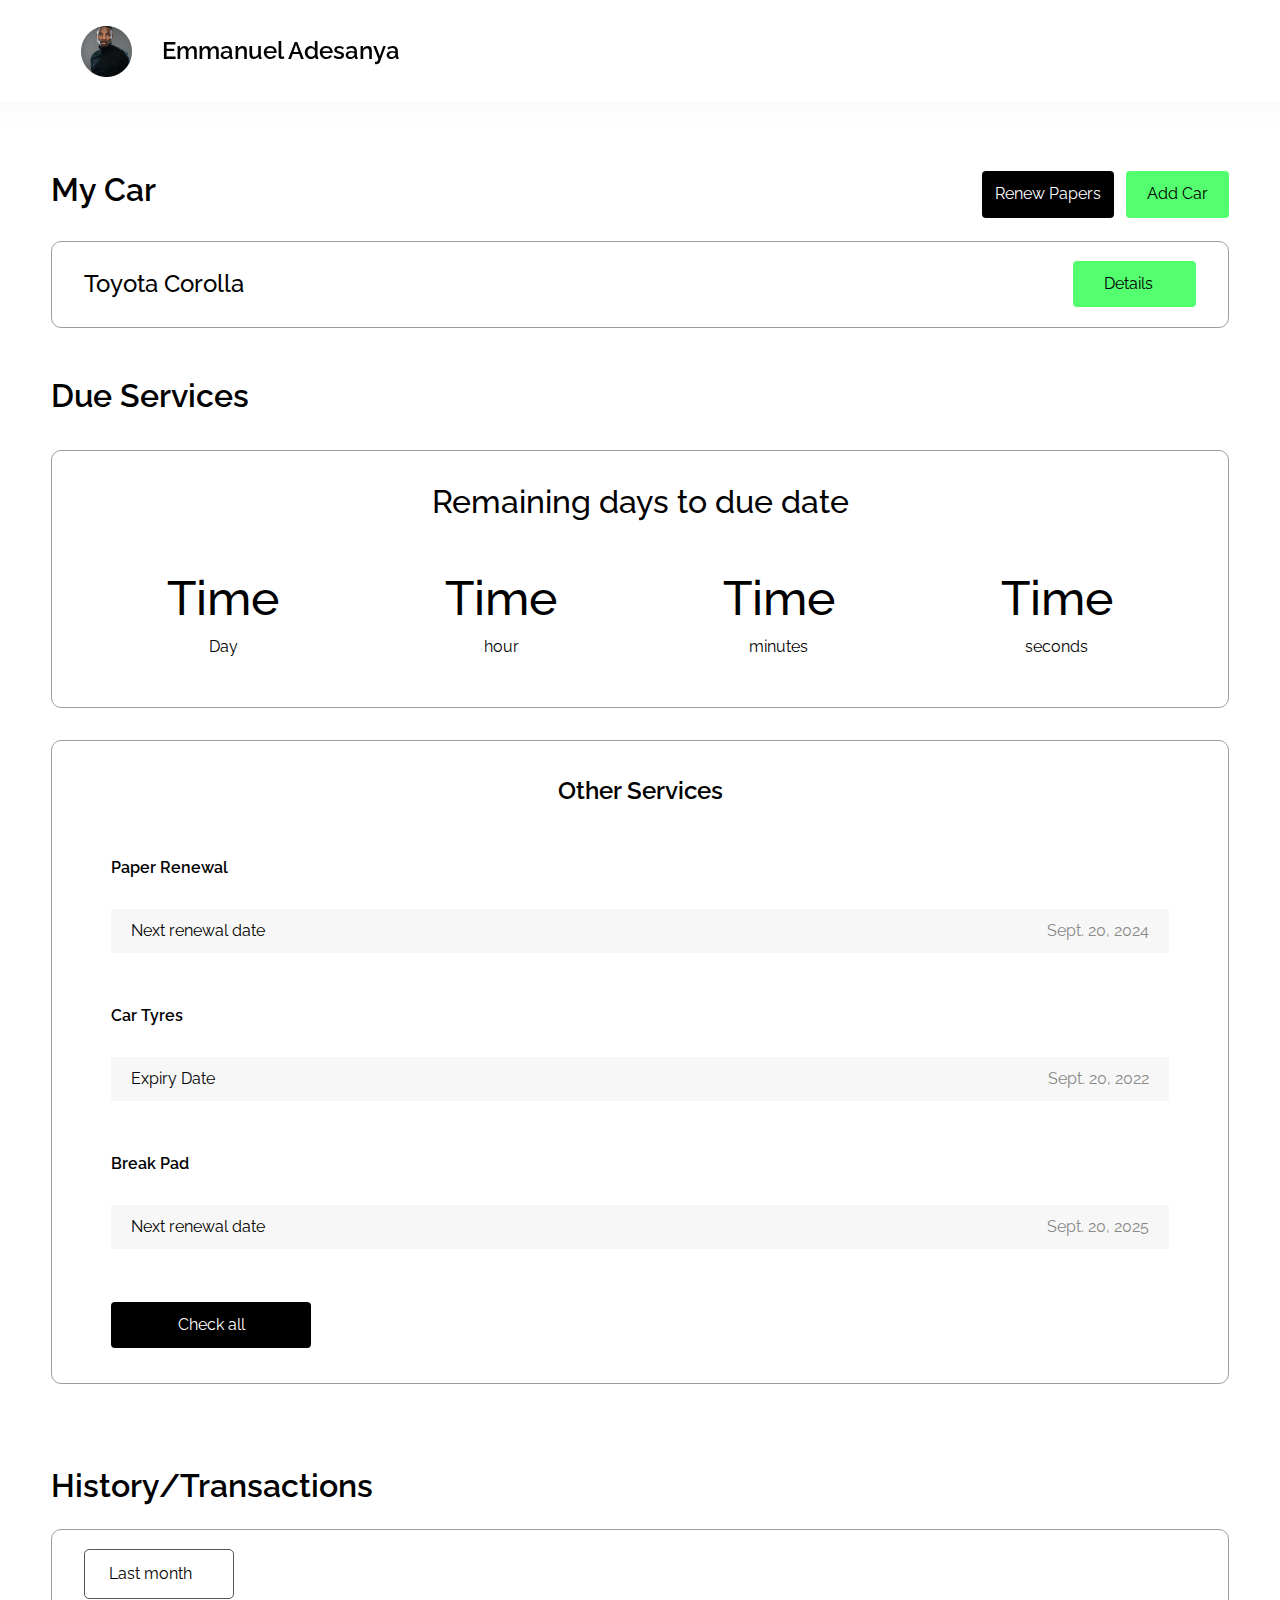
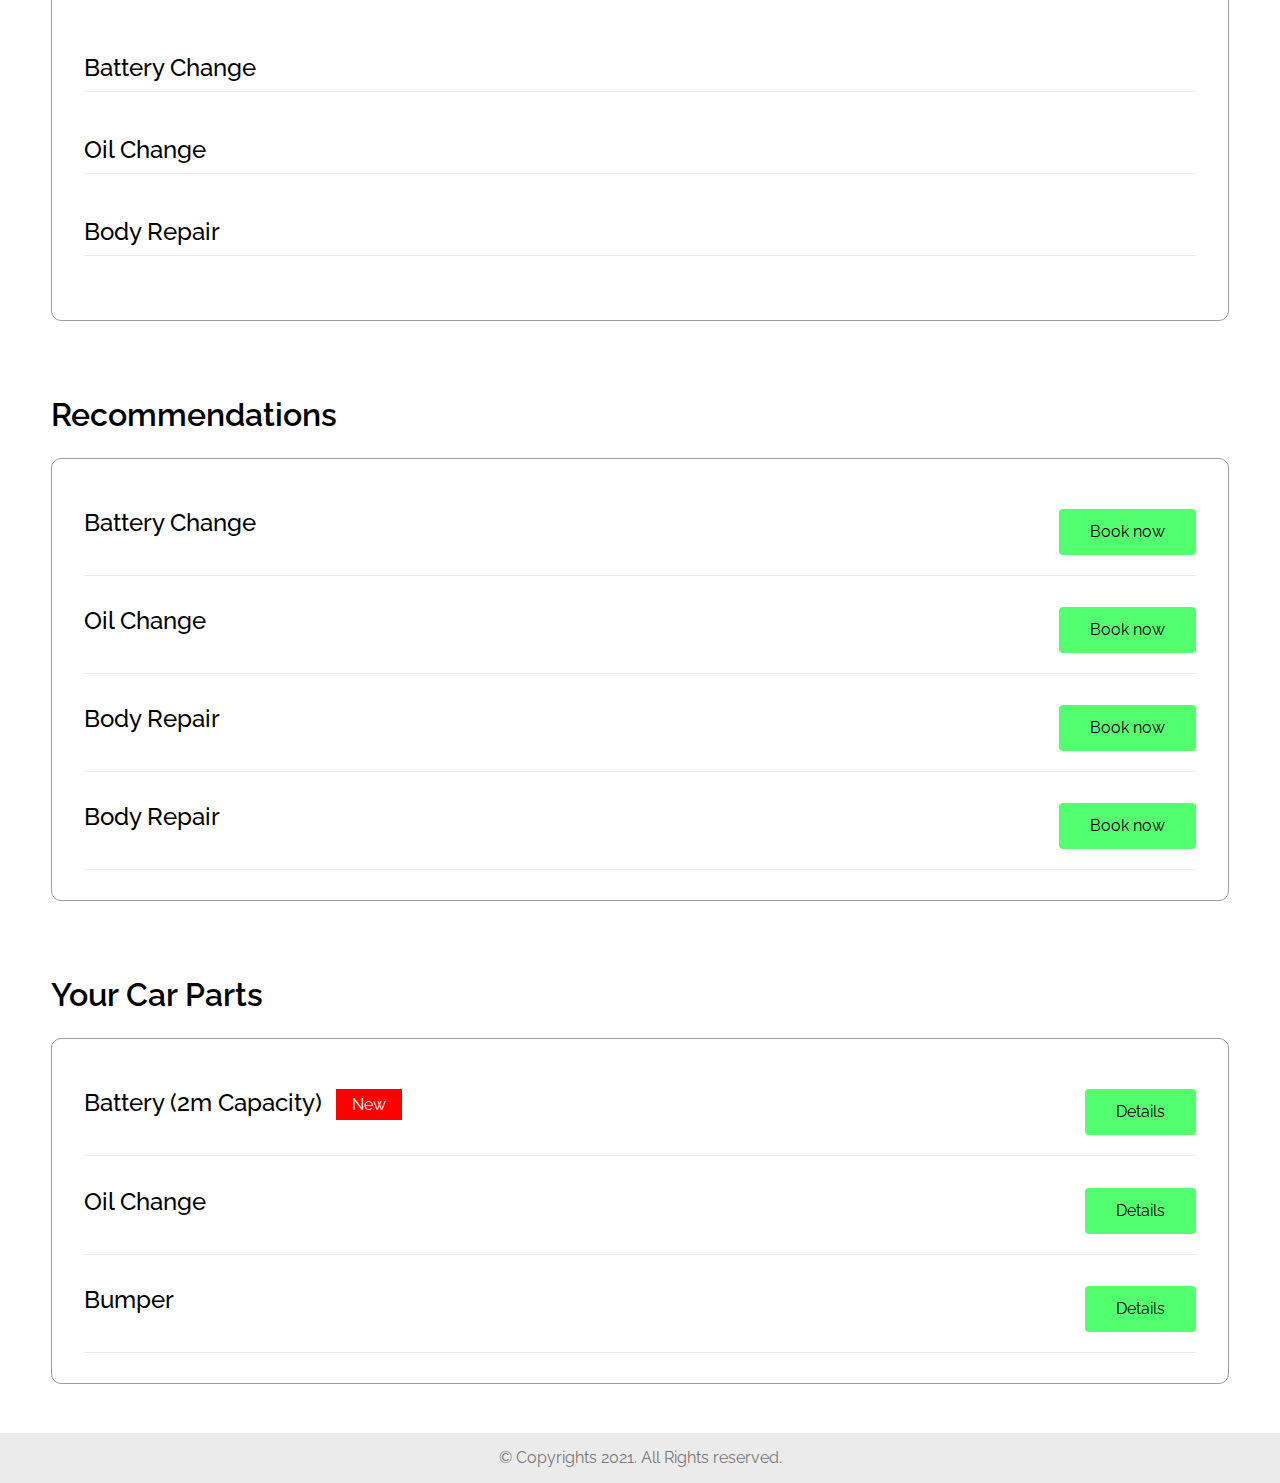
<file: dashboard.html>
<!DOCTYPE html>
<html lang="en">

<head>
    <meta charset="UTF-8">
    <meta http-equiv="X-UA-Compatible" content="IE=edge">
    <meta name="viewport" content="width=device-width, initial-scale=1.0">
    <title>Dashboard - Experience the best car services in Nigeria.</title>

    <!-- Fontawesome icons -->
    <link rel="stylesheet" href="https://use.fontawesome.com/releases/v5.15.4/css/all.css"
        integrity="sha384-DyZ88mC6Up2uqS4h/KRgHuoeGwBcD4Ng9SiP4dIRy0EXTlnuz47vAwmeGwVChigm" crossorigin="anonymous">

    <!-- Google fonts -->
    <link rel="preconnect" href="https://fonts.googleapis.com">
    <link rel="preconnect" href="https://fonts.gstatic.com" crossorigin>
    <link href="https://fonts.googleapis.com/css2?family=Raleway:wght@400;600;700&display=swap" rel="stylesheet">

    <!-- Bootstrap CDN link CSS -->
    <link rel="stylesheet" href="https://maxcdn.bootstrapcdn.com/bootstrap/4.0.0/css/bootstrap.min.css"
        integrity="sha384-Gn5384xqQ1aoWXA+058RXPxPg6fy4IWvTNh0E263XmFcJlSAwiGgFAW/dAiS6JXm" crossorigin="anonymous">

    <!-- Bootstrap script -->
    <script src="https://code.jquery.com/jquery-3.2.1.slim.min.js"
        integrity="sha384-KJ3o2DKtIkvYIK3UENzmM7KCkRr/rE9/Qpg6aAZGJwFDMVNA/GpGFF93hXpG5KkN"
        crossorigin="anonymous"></script>
    <script src="https://cdnjs.cloudflare.com/ajax/libs/popper.js/1.12.9/umd/popper.min.js"
        integrity="sha384-ApNbgh9B+Y1QKtv3Rn7W3mgPxhU9K/ScQsAP7hUibX39j7fakFPskvXusvfa0b4Q"
        crossorigin="anonymous"></script>
    <script src="https://maxcdn.bootstrapcdn.com/bootstrap/4.0.0/js/bootstrap.min.js"
        integrity="sha384-JZR6Spejh4U02d8jOt6vLEHfe/JQGiRRSQQxSfFWpi1MquVdAyjUar5+76PVCmYl"
        crossorigin="anonymous"></script>

    <!-- Custom CSS -->
    <link rel="stylesheet" href="css/styles.css">
    <link rel="stylesheet" href="css/dashboard.css">
    <link rel="stylesheet" href="css/mediaqueries.css">
</head>

<body>

    <!-- Dashboard navbar -->
    <section id="dash-nav">
        <a href="profile.html">
            <img src="images/user-profile.png" alt="">
        </a>
        <h2 class="userName">Emmanuel Adesanya</h2>
        <div class="userIcons">
            <a href="#" data-toggle="tooltip" data-placement="top" title="messages">
                <i class="fas fa-comment-alt"></i>
            </a>
            <a href="#" data-toggle="tooltip" data-placement="top" title="My Cart">
                <i class="fas fa-shopping-bag"></i>
            </a>
            <a href="index.html" data-toggle="tooltip" data-placement="top" title="Sign out">
                <i class="fas fa-sign-out-alt"></i>
            </a>
        </div>
    </section>

    <!-- Dash Side Navigationbar -->
    <div class="new-dash-nav">
        <h1 class="new-dashboard-title">Dashboard</h1>
        <i class="fas fa-bars open-nav"></i>
    </div>
    <div class="dash-side-navigation">
        <i class="fas fa-times close-nav"></i>
        <a href="profile.html">
            <img src="images/user-profile.png" alt="">
        </a>
        <h2 class="userName">Emmanuel Adesanya</h2>
        <a class="dash-side-link" href="#"><i class="fas fa-comment-alt"></i> &nbsp;&nbsp;&nbsp;Messages</a>
        <a class="dash-side-link" href="#"><i class="fas fa-shopping-bag"></i> &nbsp;&nbsp;&nbsp;Shopping Cart</a>
        <a class="dash-side-link" href="#"><i class="fas fa-sign-out-alt"></i></i> &nbsp;&nbsp;&nbsp;Log out</a>
    </div>

    <!-- My Car section -->
    <section id="dash-myCar">
        <div class="mycar-top-content">
            <h1 class="mycar-top-title">My Car</h1>
            <button class="btn mycar-btn">Renew Papers</button>

            <div class="renew-paper-modal">

            </div>
            <button class="btn mycar-btn2" onclick="addCarModal();">Add Car <i class="fas fa-plus"></i></button>
        </div>

        <!-- Add Car Modal -->
        <div class="car-transparent-bg">
            <i class="fas fa-times-circle car-type-clsBtn" onclick="closeCarModal();"></i>
            <div class="addCar-modal">
                <label for="cars">What Kind of Car do you drive?</label>
                <select id="car-options" name="cars" id="cars">
                    <option value="" disabled selected>Select your car name here</option>
                    <option value="acura">Acura</option>
                    <option value="astonmartin">Aston Martin</option>
                    <option value="audi">Audi</option>
                    <option value="bentley">Bentley</option>
                    <option value="bmw">BMW</option>
                    <option value="bugatti">Bugatti</option>
                    <option value="chevrolet">Chevrolet</option>
                    <option value="chrysler">Chrysler</option>
                    <option value="ferrari">Ferrari</option>
                    <option value="ford">Ford</option>
                    <option value="geely">Geely</option>
                    <option value="honda">Honda</option>
                    <option value="hyundai">HyundaiS</option>
                    <option value="infiniti">Infiniti</option>
                    <option value="kia">Kia</option>
                    <option value="landRover">Land Rover</option>
                    <option value="lexus">Lexus</option>
                    <option value="benz">Mercedez Benz</option>
                    <option value="mitsubishi">Mitsubishi</option>
                    <option value="nissan">Nissam</option>
                    <option value="tesla">Tesla</option>
                    <option value="toyota">Toyota</option>
                    <option value="ultima">Ultima</option>
                    <option value="volkswagen">Volkswagen</option>
                    <option value="volvo">Volvo</option>
                </select>

                <label for="car-model">What is your car Model?</label>
                <select id="choices">
                    <option value="" disabled selected>Please select an option</option>
                    <option value="lcvt">L CVT</option>
                    <option value="lcvt">Corolla</option>
                    <option value="lcvt">Big Daddy</option>
                    <option value="lcvt">Pavillion</option>
                    <option value="lcvt">Camry</option>
                </select>

                <label for="car-model">What year is your model?</label>
                <select id="choices">
                    <option value="" disabled selected>Please select an option</option>
                    <option value="lcvt">2001</option>
                    <option value="lcvt">2010</option>
                    <option value="lcvt">2011</option>
                    <option value="lcvt">2002</option>
                    <option value="lcvt">2015</option>
                </select>

                <button type="submit" class="btn car-type-btn">Done</button>
            </div>
        </div>

        <div class="dash-mycar-details">
            <h4 class="car-name">Toyota Corolla</h4>
            <button class="btn" onclick="openModal()">Details &nbsp;&nbsp;<i class="fas fa-caret-down"></i></button>
        </div>

        <!-- My Car Modal details -->
        <div class="transaprent-modal">
            <div class="modal-container scroller">
                <i class="fas fa-times modal-close" onclick="closeModal()"></i>
                <h1 class="car-name">Toyota Corolla</h1>
                <p class="car-type">2021 Corolla L CVT</p>
                <img src="images/toyota.png" alt="">

                <div class="car-elements">
                    <div class="row">
                        <div class="element1 col-lg-4 col-md-4 col-sm-2">
                            <h5 class="type1">Engine</h5>
                            <p class="car-desc">4 Cylinder Engine</p>
                        </div>
                        <div class="element2 col-lg-4 col-md-4 col-sm-2">
                            <h5 class="type2">Transmission</h5>
                            <p class="car-desc">Automatic</p>
                        </div>
                        <div class="element4 col-lg-4 col-md-4 col-sm-2">
                            <h5 class="type1">Battery Type</h5>
                            <p class="car-desc">4 Cylinder Engine</p>
                        </div>
                    </div>

                    <div class="modal-divider"></div>

                    <div class="row">
                        <div class="element5 col-lg-4 col-md-4 col-sm-2">
                            <h5 class="type2">Brakes</h5>
                            <p class="car-desc">4 - Wheel ABS</p>
                        </div>
                    </div>
                </div>

                <!-- <div class="modal-footer">
                    <p class="date-serviced">Motormata Engineers Started working on this Car since August 12, 2021</p>
                </div> -->
            </div>
        </div>
    </section>

    <!-- Due Services section -->
    <section id="dash-dueServices">
        <div class="dueservice-top-contents">
            <h1 class="dueservice-title">Due Services</h1>
        </div>

        <div class="dueservice-duedate-content">
            <div class="day-remain">
                <h3 class="car-service-duedate">Remaining days to due date</h3>
            </div>
            <div class="countdown">
                <div class="container-day">
                    <h3 class="day">Time</h3>
                    <p>Day</p>
                </div>
                <div class="container-hour">
                    <h3 class="hour">Time</h3>
                    <p>hour</p>
                </div>
                <div class="container-minute">
                    <h3 class="minute">Time</h3>
                    <p>minutes</p>
                </div>
                <div class="container-second">
                    <h3 class="seconds">Time</h3>
                    <p>seconds</p>
                </div>
            </div>
        </div>

        <!-- other Services -->
        <div class="dash-other-services">
            <h3 class="dash-other-services-title">Other Services</h3>
            <div class="dash-paper-renewal">
                <h1 class="paper-renewal-title">Paper Renewal</h1>
                <div class="d-p-renewal-content">
                    <p class="d-p-renewal-title">Next renewal date</p>
                    <p class="renewal-date">Sept. 20, 2024</p>
                </div>
            </div>

            <div class="dash-car-tyres">
                <h1 class="dash-car-tyres-title">Car Tyres</h1>
                <div class="dash-car-tyres-content">
                    <p class="dash-car-tyres-title2">Expiry Date</p>
                    <p class="renewal-date">Sept. 20, 2022</p>
                </div>
            </div>

            <div class="dash-break-pad">
                <h1 class="dash-break-pad-title">Break Pad</h1>
                <div class="dash-break-pad-content">
                    <p class="dash-break-pad-title2">Next renewal date</p>
                    <p class="renewal-date">Sept. 20, 2025</p>
                </div>
            </div>

            <button class="btn">Check all</button>
        </div>
    </section>

    <!-- History Section -->
    <section id="dash-history">
        <div class="history-top-content">
            <h1 class="history-top-title">History/Transactions</h1>
        </div>
        <div class="history-main-contents">


            <div class="select-box">
                <div class="options-container">
                    <div class="option">
                        <input type="radio" class="radio" id="today" name="category">
                        <label for="today">Today</label>
                    </div>

                    <div class="option">
                        <input type="radio" class="radio" id="lastweek" name="category">
                        <label for="lastweek">Last Week</label>
                    </div>

                    <div class="option">
                        <input type="radio" class="radio" id="lastmonth" name="category">
                        <label for="lastmonth">Last Month</label>
                    </div>

                    <div class="option">
                        <input type="radio" class="radio" id="thisyear" name="category">
                        <label for="thisyear">This Year</label>
                    </div>

                    <div class="option">
                        <input type="radio" class="radio" id="alltime" name="category">
                        <label for="alltime">All time</label>
                    </div>
                </div>
                <div class="selected">
                    Last month <i class="fas fa-caret-down"></i>
                </div>
            </div>

            <div class="htry-btry-change">
                <h4 class="history-battery-change-title">Battery Change</h4>
                <i class="collapsible-icon fas fa-caret-down" onclick="dissolveContainerDetails()" ;></i>
                <i class="collapsible-icon-close fas fa-caret-up" onclick="closeContainerDetails()" ;></i>
            </div>

            <!-- Battery Change Contents -->
            <div class="content battery-change-box">
                <p class="btc-box-date">September 21, 2021</p>
                <div class="done-transaction-box">
                    <h5 class="done-transaction">Battery Change</h5>
                    <span class="transaction-price">N30,000.00</span>
                </div>

                <div class="product">
                    <h5 class="product-name">Battery Type</h5>
                    <span class="product-type">Rocket Car Battery - Korea Original - 12v/75ah</span>
                </div>

                <div class="status">
                    <h5 class="transaction-status">Status</h5>
                    <span class="transaction-update">Completed</span>
                </div>
            </div>

            <div class="htry-oil-change">
                <h4 class="history-battery-change-title">Oil Change</h4>
                <i class="fas fa-caret-down"></i>
            </div>

            <div class="htry-body-repair">
                <h4 class="history-body-repair-title">Body Repair</h4>
                <i class="fas fa-caret-down"></i>
            </div>
        </div>
    </section>

    <!-- Recommendations -->
    <section id="dash-recommendations">
        <div class="recom-top-content">
            <h1 class="recom-top-content-title">Recommendations</h1>
            <div class="recom-main-contents">
                <div class="recom-btry-change">
                    <h4 class="recom-btry-change-title">Battery Change</h4>
                    <button class="btn" onclick="openRecommendationModal()">Book now</button>
                </div>

                <!-- Recom Modal -->
                <div class="dash-recommendation-modal">
                    <div class="dash-recommendation-modal-container scroller">
                        <i class="fas fa-times recom-modal-close" onclick="closeRecommendationModal()"></i>
                        <div class="recom-product">
                            <h1 class="product-recommended">Buy new Battery</h1>
                            <button class="btn recom-cart-btn">Add to Cart</button>
                        </div>
                        <div class="recom-divider"></div>
                        <div class="recom-product">
                            <h1 class="product-recommended">Fix Current Battery</h1>
                            <button class="btn recom-cart-btn">Add to Cart</button>
                        </div>
                    </div>
                </div>

                <div class="recom-oil-change">
                    <h4 class="recom-oil-change-title">Oil Change</h4>
                    <button class="btn">Book now</button>
                </div>
                <div class="recom-ac-service">
                    <h4 class="recom-ac-service-title">Body Repair</h4>
                    <button class="btn">Book now</button>
                </div>
                <div class="recom-tyre-change">
                    <h4 class="recom-tyre-change-title">Body Repair</h4>
                    <button class="btn">Book now</button>
                </div>
            </div>
        </div>
    </section>

    <!-- Car Parts Section -->
    <section id="dash-carParts">
        <div class="carparts-top-content">
            <h1 class="carparts-top-content-title">Your Car Parts</h1>
            <div class="carparts-main-contents">
                <div class="carparts-btry">
                    <h4 class="carparts-btry-title">Battery (2m Capacity)</h4>
                    <span class="newLabel">New</span>
                    <button class="btn battry-detail-btn" onclick="openDetails();">Details <i
                            class="fas fa-caret-down"></i></button>
                    <button class="btn closeDetail-btn" onclick="closeDetails();">Close <i
                            class="fas fa-times"></i></button>
                </div>

                <!-- Details Container hidden -->
                <div class="carPart-container">
                    <div class="product1">
                        <div class="left-alignment">
                            <h5 class="product-name">Name</h5>
                            <p class="product">Battery (2m Capacity)</p>
                        </div>
                        <div class="middle-alignment">
                            <h5 class="product-type">Type</h5>
                            <p class="product">Rocket Car Battery - Korea Original - 12v/75ah</p>
                        </div>
                        <div class="right-alignment">
                            <h5 class="product-amount">Amount</h5>
                            <p class="product">&#8358; 28,200.00</p>
                        </div>
                    </div>
                    <button class="btn product-details-btn">Add to Cart</button>
                </div>

                <div class="carparts-tyres">
                    <h4 class="carparts-oil-title">Oil Change</h4>
                    <button class="btn oil-detail-btn">Details <i class="fas fa-caret-down"></i></button>
                </div>
                <div class="carparts-bumper">
                    <h4 class="carparts-bumper-title">Bumper</h4>
                    <button class="btn bumper-detail-btn">Details <i class="fas fa-caret-down"></i></button>
                </div>
            </div>
        </div>
    </section>

    <!-- Footer section -->
    <section id="dash-footer">
        <footer class="dash-footer-copyrights">
            <p class="dash-copyrights">&copy; Copyrights 2021. All Rights reserved.</p>
        </footer>
    </section>

    
    <script src="dashboard.js"></script>
    <script>$('[data-toggle="tooltip"]').tooltip()</script>
</body>

</html>
</file>
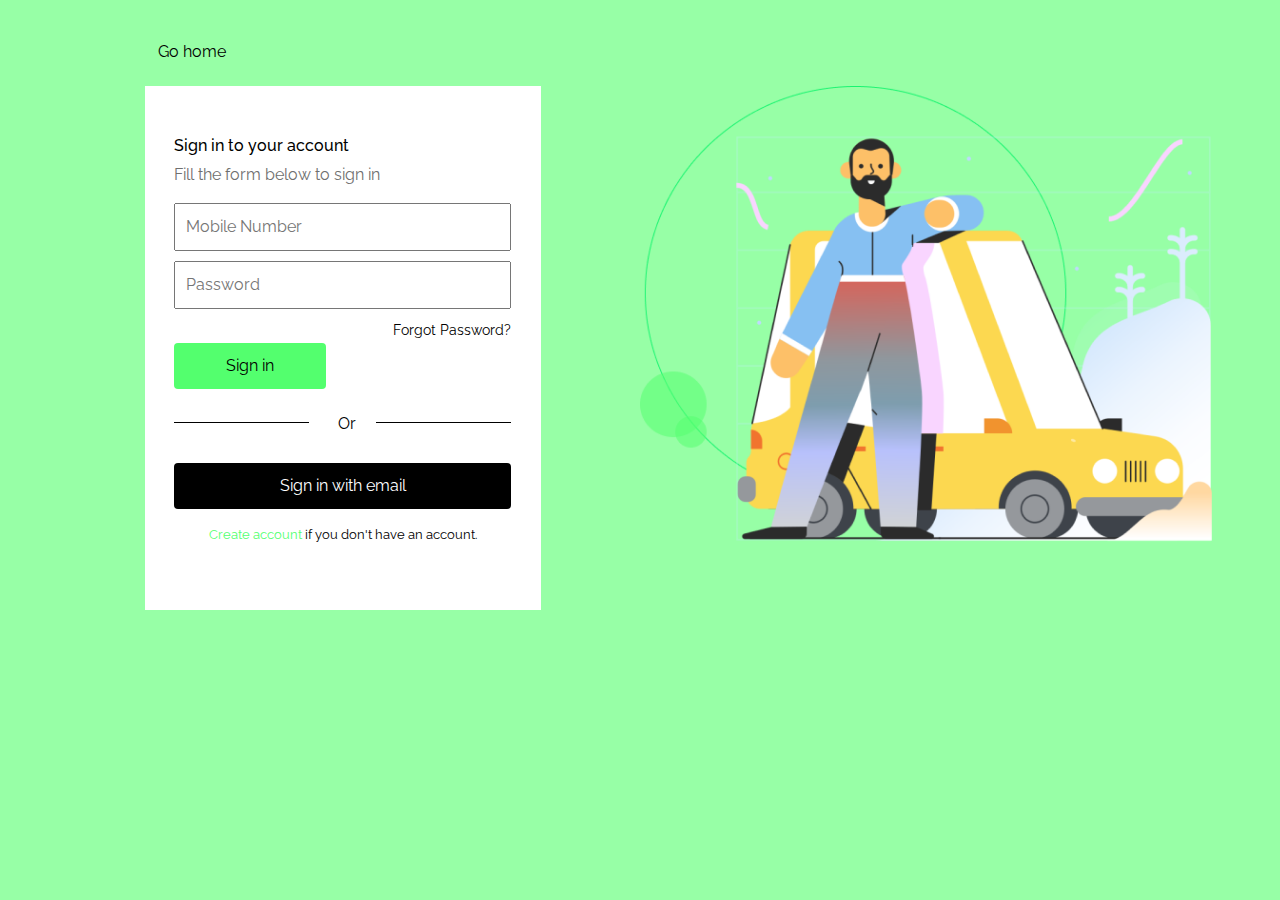
<file: signin.html>
<!DOCTYPE html>
<html lang="en">

<head>
    <meta charset="UTF-8">
    <meta http-equiv="X-UA-Compatible" content="IE=edge">
    <meta name="viewport" content="width=device-width, initial-scale=1.0">
    <title>Motormata - Sign in to your account</title>

    <!-- Fontawesome icons -->
    <link rel="stylesheet" href="https://use.fontawesome.com/releases/v5.15.4/css/all.css"
        integrity="sha384-DyZ88mC6Up2uqS4h/KRgHuoeGwBcD4Ng9SiP4dIRy0EXTlnuz47vAwmeGwVChigm" crossorigin="anonymous">

    <!-- Google fonts -->
    <link rel="preconnect" href="https://fonts.googleapis.com">
    <link rel="preconnect" href="https://fonts.gstatic.com" crossorigin>
    <link href="https://fonts.googleapis.com/css2?family=Raleway:wght@400;600;700&display=swap" rel="stylesheet">

    <!-- Bootstrap CDN link CSS -->
    <link rel="stylesheet" href="https://maxcdn.bootstrapcdn.com/bootstrap/4.0.0/css/bootstrap.min.css"
        integrity="sha384-Gn5384xqQ1aoWXA+058RXPxPg6fy4IWvTNh0E263XmFcJlSAwiGgFAW/dAiS6JXm" crossorigin="anonymous">

    <!-- Bootstrap script -->
    <script src="https://code.jquery.com/jquery-3.2.1.slim.min.js"
        integrity="sha384-KJ3o2DKtIkvYIK3UENzmM7KCkRr/rE9/Qpg6aAZGJwFDMVNA/GpGFF93hXpG5KkN"
        crossorigin="anonymous"></script>
    <script src="https://cdnjs.cloudflare.com/ajax/libs/popper.js/1.12.9/umd/popper.min.js"
        integrity="sha384-ApNbgh9B+Y1QKtv3Rn7W3mgPxhU9K/ScQsAP7hUibX39j7fakFPskvXusvfa0b4Q"
        crossorigin="anonymous"></script>
    <script src="https://maxcdn.bootstrapcdn.com/bootstrap/4.0.0/js/bootstrap.min.js"
        integrity="sha384-JZR6Spejh4U02d8jOt6vLEHfe/JQGiRRSQQxSfFWpi1MquVdAyjUar5+76PVCmYl"
        crossorigin="anonymous"></script>

    <!-- Custom CSS -->
    <link rel="stylesheet" href="css/styles.css">
    <link rel="stylesheet" href="css/mediaqueries.css">
</head>

<body>

    <!-- Header -->
        <section id="signup">         
            <a class="go-home-link" href="index.html"><i class="fas fa-chevron-left"></i> &nbsp; Go home</a>
            <div class="container-fluid">
                <img class="signup-image" src="images/Hero-illustration.png" alt="">
                <div class="signup-container">
                    <form action="">
                        <h4 class="create-acct-title">Sign in to your account</h4>
                        <p class="create-acct-paragraph">Fill the form below to sign in</p>
                        <input type="tel" name="phoneNumber" id="phoneNumber" placeholder="Mobile Number" required>
                        <input type="password" name="password" id="password" placeholder="Password" required>
                        <p class="pass-forgot"><a href="#">Forgot Password?</a></p>
                        <a href="dashboard.html"><button type="button" class="btn signin-acct-btn">Sign in</button></a>
                        <hr class="signin-divider">
                        <span>Or</span>
                        <hr class="signin-divider2">
                        <a class="signwithemaillink" href="signinwithemail.html">
                            <button type="button" class="btn sign-with-email-btn">Sign in with email</button>
                        </a>
                        
                        <p class="dont-have-acct">
                            <a href="signup.html">Create account</a> 
                            if you don't have an account.
                        </p>
                    </form>
                </div>
            </div>
        </section>
</body>

</html>
</file>
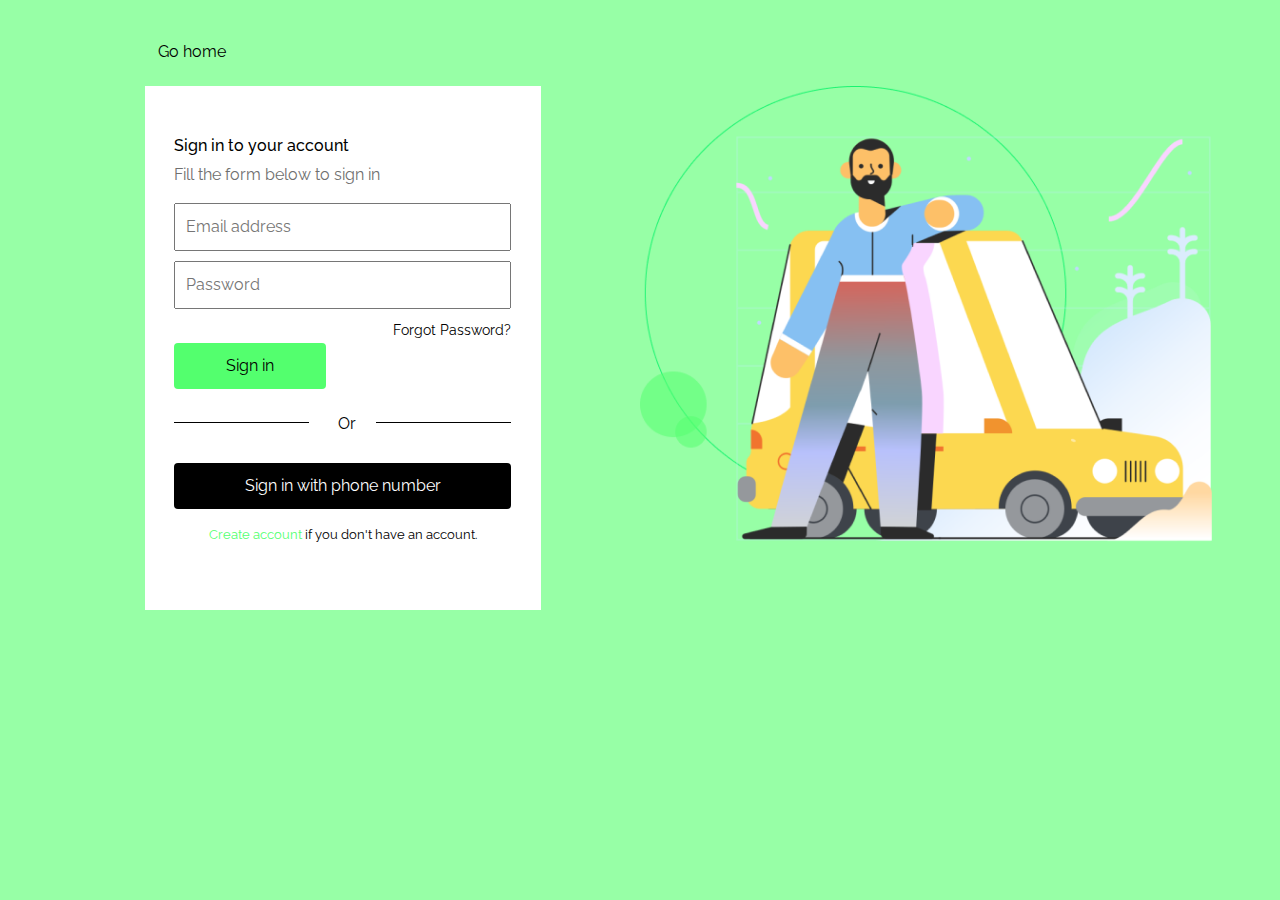
<file: signinwithemail.html>
<!DOCTYPE html>
<html lang="en">

<head>
    <meta charset="UTF-8">
    <meta http-equiv="X-UA-Compatible" content="IE=edge">
    <meta name="viewport" content="width=device-width, initial-scale=1.0">
    <title>Motormata - Sign in to your account</title>

    <!-- Fontawesome icons -->
    <link rel="stylesheet" href="https://use.fontawesome.com/releases/v5.15.4/css/all.css"
        integrity="sha384-DyZ88mC6Up2uqS4h/KRgHuoeGwBcD4Ng9SiP4dIRy0EXTlnuz47vAwmeGwVChigm" crossorigin="anonymous">

    <!-- Google fonts -->
    <link rel="preconnect" href="https://fonts.googleapis.com">
    <link rel="preconnect" href="https://fonts.gstatic.com" crossorigin>
    <link href="https://fonts.googleapis.com/css2?family=Raleway:wght@400;600;700&display=swap" rel="stylesheet">

    <!-- Bootstrap CDN link CSS -->
    <link rel="stylesheet" href="https://maxcdn.bootstrapcdn.com/bootstrap/4.0.0/css/bootstrap.min.css"
        integrity="sha384-Gn5384xqQ1aoWXA+058RXPxPg6fy4IWvTNh0E263XmFcJlSAwiGgFAW/dAiS6JXm" crossorigin="anonymous">

    <!-- Bootstrap script -->
    <script src="https://code.jquery.com/jquery-3.2.1.slim.min.js"
        integrity="sha384-KJ3o2DKtIkvYIK3UENzmM7KCkRr/rE9/Qpg6aAZGJwFDMVNA/GpGFF93hXpG5KkN"
        crossorigin="anonymous"></script>
    <script src="https://cdnjs.cloudflare.com/ajax/libs/popper.js/1.12.9/umd/popper.min.js"
        integrity="sha384-ApNbgh9B+Y1QKtv3Rn7W3mgPxhU9K/ScQsAP7hUibX39j7fakFPskvXusvfa0b4Q"
        crossorigin="anonymous"></script>
    <script src="https://maxcdn.bootstrapcdn.com/bootstrap/4.0.0/js/bootstrap.min.js"
        integrity="sha384-JZR6Spejh4U02d8jOt6vLEHfe/JQGiRRSQQxSfFWpi1MquVdAyjUar5+76PVCmYl"
        crossorigin="anonymous"></script>

    <!-- Custom CSS -->
    <link rel="stylesheet" href="css/styles.css">
    <link rel="stylesheet" href="css/mediaqueries.css">
</head>

<body>

    <!-- Header -->
    <section id="signup">
        <a class="go-home-link" href="index.html"><i class="fas fa-chevron-left"></i> &nbsp; Go home</a>
        <div class="container-fluid">
            <img class="signup-image" src="images/Hero-illustration.png" alt="">
            <div class="signup-container">
                <form action="">
                    <h4 class="create-acct-title">Sign in to your account</h4>
                    <p class="create-acct-paragraph">Fill the form below to sign in</p>
                    <input type="email" name="Email" id="email" placeholder="Email address" required>
                    <input type="password" name="password" id="password" placeholder="Password" required>
                    <p class="pass-forgot"><a href="#">Forgot Password?</a></p>
                    <button type="submit" class="btn signin-acct-btn">Sign in</button>
                    <hr class="signin-divider">
                    <span>Or</span>
                    <hr class="signin-divider2">
                    <a href="signin.html"><button type="button" class="btn sign-with-email-btn">Sign in with phone
                            number</button></a>
                    <p class="dont-have-acct"><a href="signup.html">Create account</a> if you don't have an account.
                    </p>
                </form>
            </div>
        </div>
    </section>
</body>

</html>
</file>
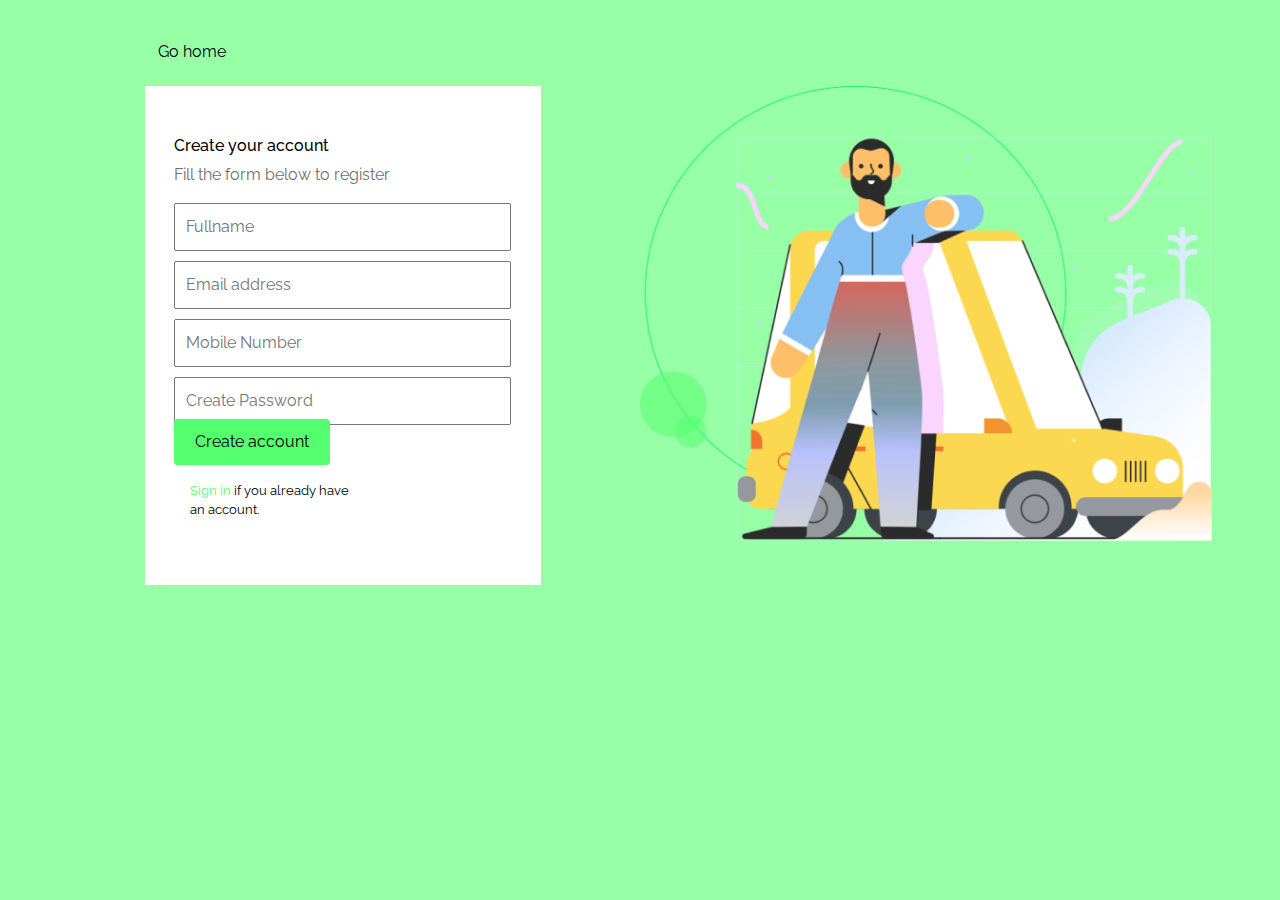
<file: signup.html>
<!DOCTYPE html>
<html lang="en">

<head>
    <meta charset="UTF-8">
    <meta http-equiv="X-UA-Compatible" content="IE=edge">
    <meta name="viewport" content="width=device-width, initial-scale=1.0">
    <title>Motormata - Get Started</title>

    <!-- Fontawesome icons -->
    <link rel="stylesheet" href="https://use.fontawesome.com/releases/v5.15.4/css/all.css"
        integrity="sha384-DyZ88mC6Up2uqS4h/KRgHuoeGwBcD4Ng9SiP4dIRy0EXTlnuz47vAwmeGwVChigm" crossorigin="anonymous">

    <!-- Google fonts -->
    <link rel="preconnect" href="https://fonts.googleapis.com">
    <link rel="preconnect" href="https://fonts.gstatic.com" crossorigin>
    <link href="https://fonts.googleapis.com/css2?family=Raleway:wght@400;600;700&display=swap" rel="stylesheet">

    <!-- Bootstrap CDN link CSS -->
    <link rel="stylesheet" href="https://maxcdn.bootstrapcdn.com/bootstrap/4.0.0/css/bootstrap.min.css"
        integrity="sha384-Gn5384xqQ1aoWXA+058RXPxPg6fy4IWvTNh0E263XmFcJlSAwiGgFAW/dAiS6JXm" crossorigin="anonymous">

    <!-- Bootstrap script -->
    <script src="https://code.jquery.com/jquery-3.2.1.slim.min.js"
        integrity="sha384-KJ3o2DKtIkvYIK3UENzmM7KCkRr/rE9/Qpg6aAZGJwFDMVNA/GpGFF93hXpG5KkN"
        crossorigin="anonymous"></script>
    <script src="https://cdnjs.cloudflare.com/ajax/libs/popper.js/1.12.9/umd/popper.min.js"
        integrity="sha384-ApNbgh9B+Y1QKtv3Rn7W3mgPxhU9K/ScQsAP7hUibX39j7fakFPskvXusvfa0b4Q"
        crossorigin="anonymous"></script>
    <script src="https://maxcdn.bootstrapcdn.com/bootstrap/4.0.0/js/bootstrap.min.js"
        integrity="sha384-JZR6Spejh4U02d8jOt6vLEHfe/JQGiRRSQQxSfFWpi1MquVdAyjUar5+76PVCmYl"
        crossorigin="anonymous"></script>

    <!-- Custom CSS -->
    <link rel="stylesheet" href="css/styles.css">
    <link rel="stylesheet" href="css/mediaqueries.css">
</head>

<body>

    <!-- Header -->
    <section id="signup">
        <a class="go-home-link" href="index.html"><i class="fas fa-chevron-left"></i> &nbsp; Go home</a>
        <div class="container-fluid">
            <img class="signup-image" src="images/Hero-illustration.png" alt="">
            <div class="signup-container">
                <form action="mailto:ayomidbankole@gmail.com" enctype="text/plain" method="POST">
                    <h4 class="create-acct-title">Create your account</h4>
                    <p class="create-acct-paragraph">Fill the form below to register</p>
                    <input type="text" name="fullname" id="fullname" placeholder="Fullname" required>
                    <input type="email" name="email" id="email" placeholder="Email address" required>
                    <input type="tel" name="phoneNumber" id="phoneNumber" placeholder="Mobile Number" required>
                    <input type="password" name="password" id="password" placeholder="Create Password" required>
                    <button type="submit" class="btn create-acct-btn">Create account</button>
                    <p class="already-have-acct"><a href="signin.html">Sign in</a> if you already have an account.</p>
                </form>
            </div>
        </div>
    </section>
</body>

</html>
</file>
<file: css/styles.css>
*   {
    padding: 0;
    margin: 0;
    box-sizing: border-box;
}


body    {
    font-family: 'Raleway', sans-serif;
    color: #000;
    font-weight: 400;
}

/* Navbar toggler menu */
.navbar-toggler {
    display: none;
}

.container-fluid    {
    padding: 2% 5% 0;
}

.sticky-top {
    background-color: #fff;
}

ul.navbar-nav  {
    margin: 0 20px;
}

.nav-item   {
    padding: 0 50px;
}

.nav-item a.nav-link   {
    color: #000;
}

.nav-item a.nav-link:hover   {
    color: #bbb;
}

.nav-signin-btn, .signin-side-navBtn {
    margin: 0 20px;
    border: 1px solid #000;
    background-color: transparent;
    width: 85px;
    border-radius: 3px;
}

.nav-signin-btn:hover, .signin-side-navBtn:hover {
    background-color: #000;
    color: #fff;
}

.nav-createacct-btn, .signup-side-navBtn {
    background-color: #53FF6E;
}

.nav-createacct-btn:hover, .signup-side-navBtn:hover {
    background-color: #0fee31;
}

.services-drop-down {
    padding-left: 0.2rem;
    font-size: 0.8rem;
    color: #666;
}

.service-link   {
    cursor: pointer;
}

/* The main navbar Drop-down */
.drop-down-links    {
    display: none;
    background-color: #ffffff;
    border-radius: 5px;
    position: absolute;
    top: 4rem;
    left: 28rem;
    box-shadow: 0px 8px 16px 6px rgba(173, 173, 173, 0.2);
    
}

.drop-down-links a {
    display: block;
    padding: 20px 30px;
    border-bottom: 1px solid rgb(238, 238, 238);
    text-decoration: none;
    color: #8C8C8C;
}

.drop-down-links a:last-child   {
    border-bottom: none;
}

.drop-down-links a:hover  {
    background-color: #97ffa6;
    color: #000;
}

.showing {
    display: block;
}

/* SideNav */
#sideNav    {
    width: 40%;
    background-color: rgb(255, 255, 255);
    display: none;
    overflow: hidden;
    padding: 15% 0;
    text-align: center;
    position: fixed;
    height: 100vh;
    left: 0;
    top: 0;
    z-index: 1;
    box-shadow: 10px 8px 20px 6px rgba(0, 0, 0, 0.2);
}

#sideNav a.nav-link {
    color: #000;
    padding: 10% 20px;
    background-color: #fff;
}

.drop-down-links2 a {
    display: block;
    padding: 10% 20px;
    text-align: center;
    text-decoration: none;
    color: #000;
}

#homeDropDown a:hover  {
    background-color: #97ffa6 !important;
    color: #000;
}

.closeBtn   {
    position: absolute;
    left: 18rem;
    top: 2rem;
    cursor: pointer;
}

.signin-side-navBtn {
    width: 140px;
    position: relative;
    top: 0.5rem;
    left: 5rem;
}

.signup-side-navBtn {
    text-align: center;
    position: relative;
    top: 4rem;
    left: -5.3rem;
}

.drop-down-links2   {
    background-color: #fff;
    position: relative;
    margin: 0;
    top: -30px;
    display: none;
}

.openNavBtn {
    display: none;
}

.openNavBtn:hover {
    color: #000;
}

.showing {
    display: block;
}

/* Hero */
.hero   {
    padding: 5% 1.3% 2%;
}

.drive-green {
    color: #008937;
    font-size: 48px;
    font-weight: 400;
}

.hero-title   {
    color: #000;
    font-size: 72px;
    font-weight: 600;
}

.hero-paragraph {
    font-size: 24px;
    color: #8C8C8C;
}

/* animation cursor */
.txt-type > .txt {
    border-right: 1px solid #2c2c2c;
}

img.hero-illustration   {
    max-width: 55%;
    position: relative;
    left: 120px;
    top: -20px;
}

/* register your vehicle container */
.reg-vehicle    {
    background-color: #fff;
    width: 374px;
    display: block;
    text-align: center;
    padding: 20px;
    position: absolute;
    top: 27rem;
    left: 5rem;
    border-radius: 3px;
    box-shadow: 1px 1px 10px rgb(179, 179, 179);
    z-index: 1;
}

.reg-text   {
    font-size: 24px;
    margin: 3% 0 10%;
}

.reg-vehicle input{
    display: block;
    margin: 5% auto;
    width: 327px;
    padding: 10px 20px 10px 45px;
    border-radius: 3px;
    border: 1px solid #9D9D9D;
}

.hero-car-icon  {
    position: absolute;
    top: 104px;
    left: 40px;
    color: #9D9D9D;
    font-size: 18px;
}

.hero-call-icon {
    position: absolute;
    top: 168px;
    left: 40px;
    color: #9D9D9D;
    font-size: 18px;
}

.reg-veh-btn   {
    background-color: #008937;
    color: #fff;
    width: 327px;
    margin: 2%;
    padding: 10px;
    border-radius: 3px;
}

h1.join-us  {
    font-size: 24px;
    margin: 6%;
}

.hero-left-grn-circle    {
    position: absolute;
    top: 40rem;
    left: -7rem;
}

/* Services */
#services   {
    position: relative;
    background-color: #ebebeb;
    padding: 7% 7%;
}

#services a {
    color: #000;
}

#services a:hover {
    text-decoration: none;
}

#services li {
    list-style: none;
    margin-left: 20px;
    font-size: 18px;
    padding: 10px;
}

.maintenance-title, .autocare-title, .insurance-title  {
    font-size: 24px;
}

.maintenance-container, .autocare-container, .insurance-container    {
    background-color: #fff;
    padding: 30px 20px;
    margin: 10px auto;
    max-width: 400px;
    border-radius: 3px;
}

.periodic-check-icon    {
    color: #53FF6E;
    position: absolute;
    top: 118px;
}

.ac-check-icon    {
    color: #53FF6E;
    position: absolute;
    top: 165px;
}

.repair-check-icon    {
    color: #53FF6E;
    position: absolute;
    top: 215px;
}

.crepair-check-icon    {
    color: #53FF6E;
    position: absolute;
    top: 260px;
}

.service-divider    {
    background-color: #53FF6E;
    width: 70px;
}


/* Assurance */
.motormata-assurance    {
    background-image: url('/images/assurance-bg.png');
    background-repeat: no-repeat;
    background-size: cover;
    padding: 5% 7%;
}

.assurance-title    {
    font-size: 48px;
}

.motormata-assurance ul {
    margin: 40px 0;
}

.motormata-assurance li {
    padding: 10px 5px;
    margin: 0 20px;
    font-size: 24px;
    list-style: none;
}

.motormata-assurance li::before {
    content: "\2022";
    color: #53FF6E;
    font-weight: bold;
    display: inline-block; 
    width: 1em;
    margin-left: -1em;
  }

  .assurance-readmore-btn   {
      background-color: transparent;
      border: 1px solid #000;
      padding: 10px 30px;
  }

  .hidden-element   {
      display: none;
  }


  /* How we work section */
  #how-we-work  {
      padding: 5% 7%;
      background-color: #ebebeb;
  }

  .abstract-image   {
    position: relative;
    right: 100px;
  }

  #how-we-work ol{
    margin: 10px 10px;    
  }

  #how-we-work .ordered-list{
    padding: 10px 5px;
    font-size: 18px;  
  }

  .how-we-work-texts    {
      margin-top: 2%;
  }

  .hw-we-wrk-title  {
      font-size: 48px;
      max-width: 100%;
      padding: 0;
  }

  .ordered-list li{
      margin: 0 10px;
      font-size: 14px;
      list-style-type: disc;
      color: #9D9D9D;
  }


  /* Review Section */
  #reviews  {
      padding: 5% 5%;
  }

  #review-carousel  {
      padding: 5% 4%;
  }

  .carousel {
      padding: 5% 0;
  }

  .carousel-inner   {
    padding: 5% 0;
}

  .carousel-control-prev-icon {
      color: #000;
      position: absolute;
      left: 10px;
  }

  .carousel-control-next-icon   {
    color: #000;
    position: absolute;
    right: -6px;
  }

  .review-text  {
      display: block;
      font-size: 13px;
      position: relative;
      left: 130px;
      bottom: 16px;
      max-width: 350px;
  }

  .sec-text {
      position: relative;
      left: 1rem;
  }

  .review-image {
      position: absolute;
      bottom: 0;
  }

  .sec-img  {
      position: absolute;
      left: -100px;
  }

  .reviewer-name    {
      position: relative;
      left: 130px;
      font-size: 15px;
      color: #008937;
      font-weight: 700;
  }

  .reviewer-name2   {
    position: relative;
    left: 20px;
    font-size: 15px;
    color: #008937;
    font-weight: 700;
  }


  /* Benefits */
  #benefits {
      padding: 3% 7% 4%;
      background-image: url('/images/benefit-bg.png');
      background-repeat: no-repeat;
      background-size: cover;
  }

  .benefit-title    {
    color: #03471E;
    font-size: 48px;
    margin: 5% 0 1%;
  }

  .benefit-icon {
      position: absolute;
      left: -20px;
      top: 2px;
      font-size: 20px;
  }

  .convinience, .affordable, .transparent, .quality  {
      margin: 5% 5% 0;
      max-width: 30%;
  }

  .convinience-paragraph, .affordable-paragraph, .transparent-paragraph, .quality-paragraph {
      font-size: 14px;
      color: #6D6D6D;
  }

  /* numbers */ 
  #numbers {
      padding: 5% 7%;
      text-align: center;
  }

  /* App download */
  #download {
      padding: 5% 7%;
      background-color: #ebebeb;
  }

  .app-download {
      margin-top: 15%;
  }

  /* Technicians */

  #technicians  {
      padding: 5% 7%;
      text-align: center;
  }

  .technician-title {
      font-size: 48px;
      text-align: left;
  }

  .first-tech   {
      margin-top: 8%;
  }

  .first-tech img{
      max-width: 40%;
      margin-right: 5%;
      position: relative;
      top: -30px;
  }

  .staff-content    {
    display: inline-block;
    text-align: left;
  }

  .staff-content i  {
      color: #FFC909;
  }

  .section-divider  {
      background-color: #000;
      width: 90%;
      margin: auto;
  }


  /* Subscription */
  #subscription {
      padding: 5% 7%;
      text-align: center;
  }

  .subscription-title   {
      font-size: 48px;
      text-align: left;
      padding-left: 50px;
  }

  #subscription input {
      width: 60%;
      padding: 15px 25px;
      margin: 5% 0;
  }

  .subscribe-btn    {
      width: 30%;
      padding: 10px 10px;
      background-color: #000;
      color: #fff;
      font-size: 1.5rem;
  }

  /* FAQs */
  #faqs {
      padding: 5% 7%;
      background-image: url('/images/faq-bg.png');
      background-repeat: no-repeat;
      background-size: cover;
  }

  #faqs img {
      position: absolute;
      top: 200px;
      left: -10px;
      z-index: 2;
  }

  .faq-title    {
      margin: 0 0 5%;
  }

  #accordion .card {
      background-color: transparent;
      border: none;
      box-shadow: none;
  }

  #headingOne, #headingTwo, #headingThree, #headingFour, #headingFive   {
      background-color: #f0f0f0;
  }

  .faq-drop-btn1, .faq-drop-btn2, .faq-drop-btn3, .faq-drop-btn4, .faq-drop-btn5 {
      float: right;
      padding: 10px;
      cursor: pointer;
  }

  #accordion .card .card-header h5 .btn-link {
    color: #000;
  }

  #accordion .card .card-header h5 .btn-link:hover {
    text-decoration: none;
  }

  /* Footer */
  #footer   {
      padding: 5% 7%;
  }

  .footer-brand img{
      display: block;
      margin-bottom: 10%;
  }

  .footer-brand i   {
      padding: 8px;
      color: #9D9D9D;
  }

  .footer-brand i:hover   {
    color: #53FF6E;
}

.ft-about-title {
    padding-bottom: 3%;
}

.footer-about li{
    list-style-type: none;
    padding-top: 3%;
}

.footer-about li a{
    color: #9D9D9D;
}

.footer-about li a:hover{
    color: #53FF6E;
}

.ft-service-title   {
    padding-bottom: 3%;   
}

.footer-services li{
    list-style-type: none;
    padding-top: 3%;
}

.footer-services li a{
    color: #9D9D9D;
}

.footer-services li a:hover{
    color: #53FF6E;
}

.ft-legal-title  {
    padding-bottom: 3%;   
}

.footer-legal li{
    list-style-type: none;
    padding-top: 3%;
}

.footer-legal li a{
    color: #9D9D9D;
}

.footer-legal li a:hover{
    color: #53FF6E;
}

/* Copyright */
#copyright  {
    padding: 3% 7% 1%;
    background-color: #e6e6e6;
    text-align: center;
}

.copyright-content  {
    color: #7c7c7c;
}

.copyright-content a {
    color: #000000;
}



/************************************************ Signup page ************************************************/
#signup {
    background-color: #97ffa6;
    padding: 5% 7%;
    height: 100vh
}

.signup-image   {
    position: absolute;
    left: 40rem;
    width: 38rem;
}

.signup-container   {
    background-color: #fff;
    display: block;
    width: 40%;
    padding: 5% 3%;
    margin-bottom: 5%;
}

.create-acct-title  {
    font-size: 1rem;
}

.create-acct-paragraph  {
    color: #6F6F6F;
}

.signup-container input  {
    display: block;
    width: 100%;
    margin: 3% 0;
    padding: 10px;
}

.create-acct-btn    {
    padding: 10px 20px;
    background-color: #53FF6E;
    margin-top: -1rem;
    font-size: 1rem;
    display: inline-block;
}

.create-acct-btn:hover   {
    color: #fff;
    background-color: #000000;
}

.already-have-acct  {
    display: inline-block;
    width: 190px;
    font-size: 0.8rem;
    margin-top: 1rem;
    padding-left: 1rem;
}

.already-have-acct a {
    color: #53FF6E;
}

.already-have-acct a:hover {
    color: #00410a;
    text-decoration: none;
}

.go-home-link   {
    position: absolute;
    left: 150px;
    top: 40px;
    color: black;
}

.go-home-link:hover  {
    color: #aaa;
    text-decoration: none;
}

/******************************************* Sign in *******************************************/
.signin-divider {
    width: 40%;
    margin-top: 5%;
    display: inline-block;
    background-color: #000;
}

.signin-divider2 {
    width: 40%;
    margin-top: 5%;
    float: right;
    background-color: #000;
}

.signup-container span  {
    position: relative;
    top: -10px;
    left: 25px;
}

.sign-with-email-btn    {
    display: block;
    width: 100%;
    margin: 5% 0;
    padding: 10px;
    background-color: #000;
    color: #fff;
    text-decoration: none;
}

.sign-with-email-btn:hover    {
    background-color: #646464;
    color: rgb(255, 255, 255);
}

.signwithemaillink:hover  {
    text-decoration: none;
}

.signin-acct-btn    {
    padding: 10px 20px;
    background-color: #53FF6E;
    margin: 1.5rem 0 1rem;
    font-size: 1rem;
    display: inline-block;
    width: 45%;
}

.signin-acct-btn:hover   {
    color: #fff;
    background-color: #000000;
}

.pass-forgot    {
    float: right;
    font-size: 0.9rem;
    text-align: right;
}

.pass-forgot  a  {
    color: #000;
    text-decoration: none;
}

.pass-forgot  a:hover  {
    color: rgb(78, 78, 78);
}

.dont-have-acct {
    font-size: 0.8rem;
    text-align: center;
}

.dont-have-acct a {
    color: #53FF6E;
}

.dont-have-acct a:hover {
    color: #00410a;
    text-decoration: none;
}


/********************************* Maintenance & Repair ***********************************/
#hero-video {
    background-color: #fff;
    width: 100%;
    height: 100vh;
    display: flex;
    align-items: center;
    justify-content: center;
}

#hero-video::after  {
    width: 100%;
    height: 100%;
    content: '';
    position: absolute;
    z-index: 2;
    top: 16.9%;
    left: 0;
    background: rgba(0, 0, 0, 0.7);
}

#hero-video video{
    width: 100%;
    height: 100%;
    position: absolute;
    top: 16.9%;
    left: 0;
    z-index: 1;
    object-fit: cover;
}

.hero-vid-caption   {
    text-align: center;
    position: relative;
    color: #fff;
    z-index: 3;
}

.hero-vid-caption h1  {
    color: #fff;
    font-size: 3rem;
}


/* Services Section */
#maintenance-container  {
    background-color: #ebebeb;
    padding: 5% 7%;
}

.mc-whiteBox    {
    background-color: rgb(243, 243, 243);
    box-shadow: 1px 1px 20px 6px rgba(170, 170, 170, 0.2);
    padding: 10px 50px;
    border-radius: 5px;
}

.mc-title   {
    margin-top: 2rem;
}

.services-box   {
    width: 100%;
}

.mc-period-services, .mc-ac-repair, .mc-body-repair, .mc-custom-repair {
    border-bottom: 1px solid #9D9D9D;
    display: flex;
    justify-content: space-between;
    padding: 1rem 0;
    max-width: 40%;
    margin: 5% auto;
}

.mc-period-services span, .mc-ac-repair span, .mc-body-repair span, .mc-custom-repair span {
    margin: auto 0;
}

.ps-select-car-drpdwn, .ps-select-car-drop-up  {
    color: #9D9D9D;
    cursor: pointer;
    margin: auto 0;
}

.ps-select-car-drop-up  {
    display: none;
}

.p-service-box-btn:hover, .ac-btn:hover, .br-btn:hover, .cr-btn:hover {
    background-color: #97ffa6;
}

/* The Service Modal */
/* Periodic Service */
.service-container  {
    display: flex;
}

/* Basic Service & Standard Service */
.basic-service, .standard-service  {
    background-color: #fff;
    padding: 30px 60px;
    margin: 50px;
    border-radius: 5px;
    position: absolute;
    top: 64.1rem;
    left: 8rem;
    display: none;
    z-index: 2;
}

.basic-service .bs-title, .standard-service .standard-service-title {
   font-size: 1.3rem;
   margin-left: 0.7rem;
}

.basic-service i, .standard-service i {
    font-size: 1.3rem;
    position: absolute;
    top: 2.4rem;
    left: 25rem;
    cursor: pointer;
}

.basic-service i:first-child, .standard-service i:first-child   {
    position: absolute;
    top: 2.4rem;
    left: 2rem;
    cursor: pointer;
}

.basic-service hr.service-divider, .standard-service hr.service-divider   {
    position: relative;
    top: -0.5rem;
    left: 0.8rem;
}

.basic-service ul, .standard-service ul {
    margin-left: 1.7rem;
}

.basic-service ul li, .standard-service ul li  {
    padding: 10px;
}

.basic-service button.btn, .standard-service button.btn  {
    background-color: #53FF6E;
    margin: 1rem 0;
    padding: 10px 30px;
}

.basic-service button.btn:hover, .standard-service button.btn:hover  {
    background-color: #000;
    color: #fff;
}


/* AC Service */
/* Periodic Service */
.ac-service-container  {
    display: flex;
}

/* Basic Service & Standard Service */
.ac-basic-service, .ac-standard-service {
    background-color: #fff;
    padding: 30px 60px;
    margin: 50px;
    border-radius: 5px;
    position: absolute;
    top: 64.1rem;
    left: 41rem;
    display: none;
    z-index: 2;
}

.ac-basic-service .abs-title, .ac-standard-service .ac-standard-service-title {
   font-size: 1.3rem;
   margin-left: 0.7rem;
}

.ac-basic-service i, .ac-standard-service i {
    font-size: 1.3rem;
    position: absolute;
    top: 2.4rem;
    left: 25rem;
    cursor: pointer;
}

.ac-basic-service i:first-child, .ac-standard-service i:first-child   {
    position: absolute;
    top: 2.4rem;
    left: 2rem;
    cursor: pointer;
}

.ac-basic-service hr.service-divider, .ac-standard-service hr.service-divider   {
    position: relative;
    top: -0.5rem;
    left: 0.8rem;
}

.ac-basic-service ul, .ac-standard-service ul {
    margin-left: 1.7rem;
}

.ac-basic-service ul li, .ac-standard-service ul li  {
    padding: 10px;
}

.ac-basic-service button.btn, .ac-standard-service button.btn  {
    background-color: #53FF6E;
    margin: 1rem 0;
    padding: 10px 30px;
}

.ac-basic-service button.btn:hover, .ac-standard-service button.btn:hover  {
    background-color: #000;
    color: #fff;
}

/* Added to cart container */
.added-to-cart-container    {
    background-color: #fff;
    padding: 20px 50px;
    text-align: center;
    width: 40rem;
    margin: auto;
    position: absolute;
    top: 70rem;
    left: 20rem;
    border-radius: 5px;
    box-shadow: 10px 10px 80px rgb(211, 211, 211);
    display: none;
    z-index: 2;
}

.added-to-cart-container i  {
    font-size: 4rem;
    margin: 1rem 2rem;
    color: #53FF6E;
}

.added-to-cart-container p.atc-texts {
    font-size: 3rem;
}

.added-to-cart-container button {
    margin: 2rem 0.5rem 3rem;
}

.added-to-cart-container button.atc-checkout-btn {
    background-color: #000;
    color: #fff;
    padding: 10px 30px;
}

.added-to-cart-container button.atc-checkout-btn:hover {
    background-color: rgb(153, 153, 153);
    color: #fff;
    padding: 10px 30px;
}

.added-to-cart-container button.atc-back-btn {
    background-color: red;
    color: #fff;
    padding: 10px 30px;
}

.added-to-cart-container button.atc-back-btn:hover {
    background-color: rgb(100, 0, 0);
    color: #fff;
    padding: 10px 30px;
}
</file>
<file: css/mediaqueries.css>
/*********************************************** Bigger Display ********************************/

/* 1500px display width */

@media (max-width: 1500px) {
    /********************************** Maintenance & Repair *****************************/
    #hero-video {
        height: 100vh;
    }
    #hero-video::after {
        height: 100%;
        top: 14%;
    }
    #hero-video video {
        height: 100%;
        top: 14%;
    }
    /* The Service Modal */
    .basic-service, .standard-service {
        padding: 30px 60px;
        top: 79rem;
        left: 9rem;
    }
    .basic-service .bs-title, .standard-service .standard-service-title {
        margin-left: 2rem;
    }
    .basic-service i, .standard-service i {
        top: 2.2rem;
        left: 25rem;
    }
    .basic-service i:first-child, .standard-service i:first-child {
        top: 2.2rem;
        left: 2rem;
    }
    .basic-service hr.service-divider, .standard-service hr.service-divider {
        left: 2rem;
    }
    /* AC Service */
    .ac-basic-service, .ac-standard-service {
        padding: 30px 60px;
        top: 79rem;
        left: 45rem;
    }
    .ac-basic-service .abs-title, .ac-standard-service .ac-standard-service-title {
        margin-left: 2rem;
    }
    .ac-basic-service i:first-child, .ac-standard-service i:first-child {
        top: 2.2rem;
    }
    .ac-basic-service hr.service-divider, .ac-standard-service hr.service-divider {
        left: 2rem;
    }
    /* Added to cart container */
    .added-to-cart-container {
        top: 85rem;
        left: 23rem;
    }
}

/* 1300px display width */

@media (max-width: 1300px) {
    /********************************** Maintenance & Repair *****************************/
    /* The Service Modal */
    .basic-service, .standard-service {
        top: 71.7rem;
        left: 6rem;
    }
    /* AC Service */
    .ac-basic-service, .ac-standard-service {
        padding: 30px 60px;
        top: 71.7rem;
        left: 38rem;
    }
    /* Added to cart container */
    .added-to-cart-container {
        top: 78rem;
        left: 20rem;
    }
    /* AddCar Modal Dashboard */
    .car-type-clsBtn {
        left: 75rem;
    }
    /* Product Detail Btn for Car Parts */
    .product-details-btn {
        margin: 5rem 0 0 54.5rem;
    }
}

/****************** IPAD DISPLAY **************************/

/* 1024px display width */
@media (max-width: 1024px) {
    ul.navbar-nav {
        margin: 0 2px;
    }
    .nav-item {
        padding: 0 40px;
    }
    .drop-down-links {
        position: absolute;
        left: 14rem;
    }
    .drive-green {
        font-size: 28px;
    }
    .hero-title {
        font-size: 42px;
    }
    .hero-paragraph {
        font-size: 17px;
    }
    img.hero-illustration {
        max-width: 55%;
        left: 120px;
        top: 50px;
    }
    /* register your vehicle container */
    .reg-vehicle {
        background-color: #fff;
        width: 324px;
        top: 20rem;
        left: 4rem;
    }
    .reg-text {
        font-size: 18px;
    }
    .reg-vehicle input {
        width: 260px;
    }
    .hero-car-icon {
        top: 93px;
        left: 45px;
    }
    .hero-call-icon {
        position: absolute;
        top: 155px;
        left: 45px;
        color: #9D9D9D;
        font-size: 15px;
    }
    .reg-veh-btn {
        width: 260px;
    }
    h1.join-us {
        font-size: 14px;
    }
    /* Services section */
    .maintenance-title, .autocare-title, .insurance-title {
        font-size: 18px;
    }
    .periodic-check-icon {
        top: 112px;
    }
    .ac-check-icon {
        top: 160px;
    }
    .repair-check-icon {
        top: 207px;
    }
    .crepair-check-icon {
        top: 255px;
    }
    .service-divider {
        background-color: #53FF6E;
        width: 70px;
    }
    /* Review Section */
    .review-text {
        font-size: 10px;
        top: 5px;
        max-width: 300px;
    }
    .sec-text {
        left: 2rem;
    }
    .review-image {
        position: absolute;
        left: 40px;
        max-width: 80px;
    }
    .sec-img {
        left: -50px;
    }
    .reviewer-name {
        top: 0.6rem;
        font-size: 12px;
    }
    .reviewer-name2 {
        top: 0.6rem;
        left: 2rem;
        font-size: 12px;
    }
    /********************************* Sign up ***************************/
    #signup .container-fluid {
        margin-top: 20%;
    }
    .signup-image {
        display: none;
    }
    .signup-container {
        padding: 10% 7%;
        width: 100%;
    }
    .create-acct-title {
        font-size: 2rem;
    }
    .create-acct-paragraph {
        color: #6F6F6F;
        margin-bottom: 10%;
    }
    .signup-container input {
        margin: 3% 0;
        padding: 10px;
    }
    .create-acct-btn {
        margin-top: 0.4rem;
        font-size: 1rem;
        display: inline-block;
    }
    .already-have-acct {
        text-align: right;
        width: 50%;
        font-size: 1rem;
        float: right;
    }
    .go-home-link {
        left: 7.5rem;
        top: 12rem;
    }
    /*************************************** Sign in **********************************/
    .signin-divider, .signin-divider2 {
        width: 45%;
    }
    .signup-container span {
        top: -10px;
        left: 23px;
    }
    .sign-with-email-btn {
        margin: 5% 0;
        padding: 10px;
        background-color: #000;
        color: #fff;
    }
    /********************************** Maintenance & Repair *****************************/
    #hero-video {
        height: 50vh;
    }
    #hero-video::after {
        height: 50%;
        top: 7%;
    }
    #hero-video video {
        height: 50%;
        top: 7%;
    }
    /* The Service Modal */
    .basic-service, .standard-service {
        padding: 30px;
        top: 62.8rem;
        left: 5rem;
    }
    .basic-service .bs-title, .standard-service .standard-service-title {
        margin-left: 2rem;
    }
    .basic-service i, .standard-service i {
        top: 2.2rem;
        left: 22rem;
    }
    .basic-service i:first-child, .standard-service i:first-child {
        top: 2.2rem;
        left: 2rem;
    }
    .basic-service hr.service-divider, .standard-service hr.service-divider {
        left: 2rem;
    }
    /* AC Service */
    .ac-basic-service, .ac-standard-service {
        padding: 30px;
        top: 62.8rem;
        left: 30rem;
    }
    .ac-basic-service .abs-title, .ac-standard-service .ac-standard-service-title {
        margin-left: 2rem;
    }
    .ac-basic-service i, .ac-standard-service i {
        top: 2.2rem;
        left: 21rem;
    }
    .ac-basic-service i:first-child, .ac-standard-service i:first-child {
        top: 2.2rem;
    }
    .ac-basic-service hr.service-divider, .ac-standard-service hr.service-divider {
        left: 2rem;
    }
    /* Added to cart container */
    .added-to-cart-container {
        left: 12rem;
    }
    /******************************************** Dashboard ********************************/
    /* My Car section */
    #dash-myCar {
        padding: 15% 5% 0;
    }
    /* AddCar Modal Dashboard */
    .car-type-clsBtn {
        left: 60rem;
    }
    /* Recommendation */
    .dash-recommendation-modal-container {
        margin: 20rem 0;
    }
    /* Product Detail Btn for Car Parts */
    .product-details-btn {
        margin: 5rem 0 0 40rem;
    }
}

/* 834px display width */

@media (max-width: 834px) {
    #sideNav {
        width: 40%;
        background-color: rgb(255, 255, 255);
        display: none;
        overflow: hidden;
        padding: 15% 0;
        text-align: center;
        position: fixed;
        height: 100vh;
        left: 0;
        top: 0;
        z-index: 10;
        box-shadow: 10px 8px 20px 6px rgba(0, 0, 0, 0.2);
    }
    #sideNav a.nav-link:hover {
        background-color: #f7f7f7;
    }
    .drop-down-links2 {
        display: none;
        background-color: #eee;
        border-radius: 0;
        position: relative;
        top: -1rem;
        left: 0;
    }
    .drop-down-links2 a {
        color: #9D9D9D;
        padding: 15px 30px !important;
        border-bottom: 1px solid #ddd;
        text-decoration: none;
    }
    .drop-down-links2 a:last-child {
        border-bottom: none;
    }
    #sideNavHomeDropDown a:hover {
        background-color: #97ffa6 !important;
        color: #000;
    }
    .show {
        display: block;
    }
    .nav-signin-btn {
        display: none;
    }
    .nav-createacct-btn {
        display: none;
    }
    .sticky-top {
        background-color: #fff;
        z-index: 3;
    }
    /* The menu Icon to open sidenav */
    .openNavBtn {
        display: block;
        color: #000;
        font-size: 1.3rem;
        cursor: pointer;
        position: absolute;
        top: 1.5rem;
        left: 43rem;
        z-index: 3;
    }
    /* Hero */
    .drive-green {
        font-size: 23px;
    }
    .hero-title {
        font-size: 35px;
        margin-bottom: 0;
    }
    .hero-title p {
        margin-bottom: 0;
    }
    .hero-paragraph {
        font-size: 12px;
        padding-top: 0;
        margin-top: 0;
    }
    /* register vehicle container */
    .reg-vehicle {
        width: 250px;
        top: 16rem;
        left: 3rem;
    }
    .reg-text {
        font-size: 12px;
    }
    .reg-vehicle input {
        font-size: 12px;
        width: 200px;
        padding: 7px 20px 7px 40px;
    }
    .hero-car-icon {
        top: 72px;
        left: 38px;
        font-size: 15px;
    }
    .hero-call-icon {
        top: 117px;
        left: 38px;
        font-size: 13px;
    }
    .reg-veh-btn {
        width: 200px;
        padding: 7px;
        font-size: 13px;
    }
    h1.join-us {
        font-size: 10px;
    }
    /* How we work */
    .abstract-image {
        right: 200px;
        width: 10%;
    }
    /* Review Section */
    .the-guy {
        display: none;
    }
    .the-lady {
        display: none;
    }
    .second {
        position: relative;
        left: 100px;
    }
    /* App download */
    #download {
        text-align: center;
    }
    .app-download {
        margin-top: 5%;
    }
    .download-title {
        margin-bottom: 5%;
    }
    #download img.googlePlay {
        width: 200px;
    }
    #download img.appStore {
        width: 176px;
    }
    /***************************** Sign up ************************************/
    #signup .container-fluid {
        margin-top: 30%;
    }
    .create-acct-title {
        font-size: 2rem;
    }
    .already-have-acct {
        width: 60%;
    }
    .go-home-link {
        left: 6rem;
    }
    /********************************** Maintenance & Repair *****************************/
    #hero-video::after {
        top: 9%;
    }
    #hero-video video {
        top: 9%;
    }
    .mc-whiteBox {
        background-color: rgb(243, 243, 243);
        box-shadow: 1px 1px 20px 6px rgba(170, 170, 170, 0.2);
        padding: 10px 50px;
        border-radius: 5px;
        font-size: 0.9rem;
    }
    .p-service-box-btn, .ac-btn, .br-btn, .cr-btn {
        font-size: 0.8rem;
    }
    /* The Service Modal */
    .basic-service, .standard-service {
        padding: 30px;
        top: 50.8rem;
        left: 3.5rem;
    }
    .basic-service .bs-title, .standard-service .standard-service-title {
        font-size: 0.8rem;
        margin-left: 2rem;
    }
    .basic-service i, .standard-service i {
        top: 1.9rem;
        left: 14.5rem;
    }
    .basic-service i:first-child, .standard-service i:first-child {
        top: 1.9rem;
    }
    .basic-service hr.service-divider, .standard-service hr.service-divider {
        left: 2rem;
        width: 30px;
    }
    .basic-service ul li, .standard-service ul li {
        padding: 5px;
        font-size: 0.6rem;
    }
    .basic-service button.btn, .standard-service button.btn {
        margin: 0 1.5rem;
        padding: 5px 10px;
        font-size: 0.6rem;
    }
    /* AC Service */
    .ac-basic-service, .ac-standard-service {
        padding: 30px;
        top: 50.8rem;
        left: 22.5rem;
    }
    .ac-basic-service .abs-title, .ac-standard-service .ac-standard-service-title {
        font-size: 0.8rem;
        margin-left: 2rem;
    }
    .ac-basic-service i, .ac-standard-service i {
        top: 1.9rem;
        left: 14.5rem;
    }
    .ac-basic-service i:first-child, .ac-standard-service i:first-child {
        top: 1.9rem;
    }
    .ac-basic-service hr.service-divider, .ac-standard-service hr.service-divider {
        left: 2rem;
        width: 30px;
    }
    .ac-basic-service ul, .ac-standard-service ul {
        margin-left: 1.7rem;
    }
    .ac-basic-service ul li, .ac-standard-service ul li {
        padding: 5px;
        font-size: 0.6rem;
    }
    .ac-basic-service button.btn, .ac-standard-service button.btn {
        margin: 0 1.5rem;
        padding: 5px 10px;
        font-size: 0.6rem
    }
    /* Added to cart container */
    .added-to-cart-container {
        width: 30rem;
        top: 50rem;
        left: 8rem;
    }
    .added-to-cart-container i {
        font-size: 2rem;
    }
    .added-to-cart-container p.atc-texts {
        font-size: 1.5rem;
    }
    .added-to-cart-container button {
        margin: 1rem 0 3rem;
    }
    .added-to-cart-container button.atc-checkout-btn {
        font-size: 0.8rem;
        padding: 8px 20px;
    }
    .added-to-cart-container button.atc-checkout-btn:hover {
        padding: 8px 20px;
    }
    .added-to-cart-container button.atc-back-btn {
        font-size: 0.8rem;
        padding: 8px 20px;
    }
    .added-to-cart-container button.atc-back-btn:hover {
        padding: 8px 20px;
    }
}

/* 810px display width */
@media (max-width: 810px) {
    .car-type-clsBtn {
        left: 45rem;
    }
    /* Car Type Modal */
    .addCar-modal {
        width: 80%;
    }
    /* My Car Modal */
    .modal-container {
        width: 100%;
        height: 50vh;
    }
    .modal-close {
        margin: -1rem 0rem;
        font-size: 1.5rem;
        cursor: pointer;
        position: fixed;
        right: 7rem;
        transition: all 300ms ease-in-out;
    }
    /* Recommendation modal */
    .dash-recommendation-modal-container {
        top: 20rem;
        border-radius: 5px;
    }
    /* Product Detail Btn for Car Parts */
    .product-details-btn {
        margin: 5rem 0 0 28rem;
    }
}

/* 800px display width */
@media (max-width: 800px) {
    #dash-myCar {
        padding: 20% 5% 0;
    }
    /* Car Type Modal */
    .addCar-modal {
        display: flex;
        flex-direction: column;
        width: 80%;
        margin: 6rem auto;
        background-color: #ebebeb;
        padding: 50px;
        border-radius: 5px;
    }
    .car-type-clsBtn {
        left: 46rem;
    }
    /* My Car Modal */
    .modal-container {
        width: 100%;
        height: 40vh;
    }
    .modal-close {
        margin: -1rem 0rem;
        font-size: 1.5rem;
        cursor: pointer;
        position: fixed;
        right: 7rem;
        transition: all 300ms ease-in-out;
    }
    /* Recommendation modal */
    .dash-recommendation-modal-container {
        top: 20rem;
        border-radius: 5px;
    }
    /* Product Detail Btn for Car Parts */
    .product-details-btn {
        margin: 5rem 0 0 28rem;
    }
}

/* 768px display width */
@media (max-width: 768px) {
    /* nav */
    .openNavBtn {
        left: 40rem;
        z-index: 3;
    }
    .closeBtn {
        left: 17rem;
    }
    .signin-side-navBtn {
        left: 0.5rem;
    }
    .signup-side-navBtn {
        top: 2rem;
        left: 0.5rem;
    }
    /* Assurance */
    .assurance-title {
        font-size: 30px;
    }
    .motormata-assurance li {
        font-size: 20px;
    }
    /* How we work */
    .abstract-image {
        right: 250px;
        width: 10%;
    }
    .hw-we-wrk-title {
        font-size: 30px;
    }
    #how-we-work .ordered-list {
        font-size: 15px;
    }
    .ordered-list li {
        font-size: 12px;
    }
    /* Review */
    .review-title {
        font-size: 30px;
    }
    /* Benefits */
    .benefit-title {
        font-size: 30px;
    }
    .benefit-icon {
        top: 8px;
        font-size: 15px;
    }
    /* Technicians */
    .technician-title {
        font-size: 30px;
    }
    /********************************** Maintenance & Repair *****************************/
    #hero-video::after {
        top: 9%;
    }
    #hero-video video {
        top: 9%;
    }
    .mc-whiteBox {
        background-color: rgb(243, 243, 243);
        box-shadow: 1px 1px 20px 6px rgba(170, 170, 170, 0.2);
        padding: 10px 50px;
        border-radius: 5px;
        font-size: 0.9rem;
    }
    .p-service-box-btn, .ac-btn, .br-btn, .cr-btn {
        font-size: 0.8rem;
    }
    /* The Service Modal */
    .basic-service, .standard-service {
        padding: 30px;
        top: 50.8rem;
        left: 2rem;
    }
    .basic-service .bs-title, .standard-service .standard-service-title {
        font-size: 0.8rem;
        margin-left: 2rem;
    }
    .basic-service i, .standard-service i {
        top: 1.9rem;
        left: 14.5rem;
    }
    .basic-service i:first-child, .standard-service i:first-child {
        top: 1.9rem;
    }
    .basic-service hr.service-divider, .standard-service hr.service-divider {
        left: 2rem;
        width: 30px;
    }
    .basic-service ul li, .standard-service ul li {
        padding: 5px;
        font-size: 0.6rem;
    }
    .basic-service button.btn, .standard-service button.btn {
        margin: 0 1.5rem;
        padding: 5px 10px;
        font-size: 0.6rem;
    }
    /* AC Service */
    .ac-basic-service, .ac-standard-service {
        padding: 30px;
        top: 50.8rem;
        left: 20rem;
    }
    .ac-basic-service .abs-title, .ac-standard-service .ac-standard-service-title {
        font-size: 0.8rem;
        margin-left: 2rem;
    }
    .ac-basic-service i, .ac-standard-service i {
        top: 1.9rem;
        left: 14.5rem;
    }
    .ac-basic-service i:first-child, .ac-standard-service i:first-child {
        top: 1.9rem;
    }
    .ac-basic-service hr.service-divider, .ac-standard-service hr.service-divider {
        left: 2rem;
        width: 30px;
    }
    .ac-basic-service ul, .ac-standard-service ul {
        margin-left: 1.7rem;
    }
    .ac-basic-service ul li, .ac-standard-service ul li {
        padding: 5px;
        font-size: 0.6rem;
    }
    .ac-basic-service button.btn, .ac-standard-service button.btn {
        margin: 0 1.5rem;
        padding: 5px 10px;
        font-size: 0.6rem
    }
    /* Added to cart container */
    .added-to-cart-container {
        width: 30rem;
        top: 50rem;
        left: 8rem;
    }
    .added-to-cart-container i {
        font-size: 2rem;
    }
    .added-to-cart-container p.atc-texts {
        font-size: 1.5rem;
    }
    .added-to-cart-container button {
        margin: 1rem 0 3rem;
    }
    .added-to-cart-container button.atc-checkout-btn {
        font-size: 0.8rem;
        padding: 8px 20px;
    }
    .added-to-cart-container button.atc-checkout-btn:hover {
        padding: 8px 20px;
    }
    .added-to-cart-container button.atc-back-btn {
        font-size: 0.8rem;
        padding: 8px 20px;
    }
    .added-to-cart-container button.atc-back-btn:hover {
        padding: 8px 20px;
    }
    /******************************** Dashboard ********************************/
    .car-type-clsBtn {
        left: 44rem;
    }
    /* Recommendation modal */
    .dash-recommendation-modal-container {
        top: 2rem;
        border-radius: 5px;
    }
    /* Product Detail Btn for Car Parts */
    .product-details-btn {
        margin: 5rem 0 0 25.5rem;
    }
}

/************************** MOBILE DISPLAY *****************/

/* 430px display width */
@media (max-width: 430px) {
    body {
        text-align: center;
    }
    /* nav */
    .openNavBtn {
        left: 22rem;
        z-index: 3;
    }
    #sideNav {
        width: 80%;
    }
    .signin-side-navBtn {
        left: 5rem;
    }
    .signup-side-navBtn {
        top: 3.5rem;
        left: -5.2rem;
    }
    /* Hero */
    .drive-green {
        font-size: 35px;
    }
    .hero-title {
        font-size: 48px;
    }
    img.hero-illustration {
        display: none;
    }
    .reg-vehicle {
        position: unset;
        margin: 1% auto 15%;
        width: 320px;
    }
    .reg-text {
        font-size: 20px;
    }
    .reg-vehicle input {
        font-size: 12px;
        width: 250px;
        padding: 10px 10px 10px 40px;
    }
    .hero-car-icon {
        top: 348px;
        left: 95px;
        font-size: 12px;
    }
    .hero-call-icon {
        top: 405px;
        left: 95px;
        font-size: 13px;
    }
    .reg-veh-btn {
        width: 250px;
        padding: 10px;
        font-size: 13px;
    }
    h1.join-us {
        font-size: 15px;
    }
    /* Services */
    #services li {
        text-align: left;
        padding-left: 4.5rem;
    }
    .periodic-check-icon {
        left: 6rem;
        top: 10.9rem;
    }
    .ac-check-icon {
        left: 6rem;
        top: 13.9rem;
    }
    .repair-check-icon {
        left: 6rem;
        top: 16.9rem;
    }
    .crepair-check-icon {
        left: 6rem;
        top: 7.9rem;
    }
    .service-divider {
        margin: 5% auto 10%;
        background-color: #53FF6E;
        width: 70px;
    }
    /* Assurance */
    .assurance-title {
        padding-top: 10%;
        font-size: 30px;
    }
    .download-title {
        font-size: 30px;
        padding: 5%;
    }
    img.googlePlay {
        max-width: 130px;
    }
    img.appStore {
        max-width: 110px;
    }
    /* How we work */
    .abstract-image {
        position: unset;
        margin: auto 0;
        padding: 5%;
    }
    .abstract-image img {
        max-width: 330px;
    }
    /* Reviews */
    .review-text {
        text-align: left;
        width: 220px;
        top: 10px;
        left: 120px;
    }
    .sec-text {
        left: 1.8rem;
    }
    .reviewer-name {
        position: relative;
        top: 20%;
        left: -0.8rem;
    }
    .reviewer-name2 {
        position: relative;
        top: 20%;
        left: -6.2rem;
    }
    /* Benefits */
    #benefits {
        padding: 3% 10% 4%;
    }
    .c-icon {
        position: absolute;
        left: 55px;
        top: 5.6px;
        font-size: 18px;
    }
    .a-icon {
        position: absolute;
        left: 58px;
        top: 5.6px;
        font-size: 18px;
    }
    .t-icon {
        position: absolute;
        left: 58px;
        top: 5.6px;
        font-size: 18px;
    }
    .q-icon {
        position: absolute;
        left: 85px;
        top: 7px;
        font-size: 18px;
    }
    .convinience, .affordable, .transparent, .quality {
        margin: 2% 5% 0;
        max-width: 100%;
        text-align: center;
    }
    /* Subscribe */
    #subscription {
        padding: 10% 7%;
        text-align: center;
    }
    .subscription-title {
        font-size: 2rem;
        text-align: center;
        padding: 0;
    }
    #subscription input {
        width: 50%;
        padding: 5px 10px;
        outline: none;
    }
    .subscribe-btn {
        width: 40%;
        padding: 5px 10px;
        font-size: 1.2rem;
    }
    /* Technicians */
    .technician-title {
        text-align: center;
    }
    .first-tech img {
        max-width: 20%;
        margin-right: 5%;
        position: relative;
        top: -30px;
    }
    .staff-name {
        font-size: 15px;
        position: relative;
        top: 0.4rem;
    }
    .experience {
        font-size: 13px;
    }
    .staff-content i {
        font-size: 10px;
        position: relative;
        top: -0.2rem;
    }
    /* FAQs */
    #faqs {
        text-align: left;
    }
    .faq-title {
        font-size: 30px;
        padding-top: 40px;
    }
    .faq-drop-btn1, .faq-drop-btn2, .faq-drop-btn3, .faq-drop-btn4, .faq-drop-btn5 {
        font-size: 0.7rem;
        position: relative;
        top: 0.2rem;
    }
    #headingOne, #headingTwo, #headingThree, #headingFour, #headingFive {
        padding: 0.5rem 0;
    }
    h5 span {
        font-size: 0.7rem;
    }
    .answer {
        font-size: 0.7rem;
    }
    /* Footer */
    .footer-brand img {
        margin: 5% auto;
    }
    .footer-brand i {
        padding: 0 8px 10%;
        color: #9D9D9D;
    }
    .ft-about-title, .ft-service-title, .ft-legal-title {
        padding: 6% 0 0;
    }
    #copyright {
        padding: 6% 5% 1%;
    }
    .copyright-content {
        font-size: 0.7rem;
    }
    /***************************** Sign up ************************************/
    #signup {
        padding: 5% 4%;
        height: 100vh
    }

    .create-acct-title {
        font-size: 1.5rem;
    }

    .create-acct-paragraph {
        font-size: 0.9rem;
    }

    .create-acct-btn {
        background-color: #53FF6E;
        display: block;
        margin: 2rem auto 2rem;
        width: 100%;
    }

    .already-have-acct {
        display: block;
        padding: 0;
        text-align: center;
        float: unset;
        margin: auto;
    }

    .go-home-link {
        top: 5rem;
        left: 3rem;
    }

    /********************************************** Sign in *******************************************/
    .signin-acct-btn {
        width: 100%;
        display: block;
    }

    .signup-container span {
        top: -10px;
        left: 1px;
    }

    /********************************** Maintenance & Repair *****************************/
    #hero-video::after {
        top: 11.5%;
    }

    #hero-video video {
        top: 11.5%;
    }

    .hero-vid-caption {
        font-size: 0.8rem;
    }

    .hero-vid-caption h1 {
        font-size: 2rem;
    }

    .mc-whiteBox {
        padding: auto;
        width: 100%;
    }

    h1.mc-title {
        margin-top: 2rem;
        font-size: 1.2rem;
    }

    .services-box {
        margin: auto;
    }

    .mc-period-services, .mc-ac-repair, .mc-body-repair, .mc-custom-repair {
        max-width: 100%;
    }

    .mc-period-services span {
        text-align: left;
        width: 60px;
    }

    .p-service-box-btn, .ac-btn, .br-btn, .cr-btn {
        font-size: 0.8rem;
        margin: auto;
    }

    /* The Service Modal */
    .basic-service, .standard-service {
        top: 43.8rem;
        left: 1.4rem;
    }

    .basic-service .bs-title, .standard-service .standard-service-title {
        font-size: 1rem;
        margin: auto;
    }

    .basic-service i, .standard-service i {
        top: 1.9rem;
        left: 15.7rem;
    }

    .basic-service i:first-child, .standard-service i:first-child {
        top: 1.9rem;
        left: 1.5rem;
    }

    .basic-service hr.service-divider, .standard-service hr.service-divider {
        position: unset;
        margin: 0.3rem auto;
    }

    .basic-service ul li, .standard-service ul li {
        padding: 5px;
        font-size: 0.7rem;
        text-align: left;
    }

    .basic-service button.btn, .standard-service button.btn {
        margin: 0 1.5rem;
        padding: 5px 20px;
        font-size: 0.9rem;
    }

    /* AC Service */
    .ac-basic-service, .ac-standard-service {
        top: 49.8rem;
        left: 1.4rem;
    }

    .ac-basic-service .abs-title, .ac-standard-service .ac-standard-service-title {
        font-size: 1rem;
        margin: auto;
    }

    .ac-basic-service i, .ac-standard-service i {
        top: 1.9rem;
        left: 15.7rem;
    }

    .ac-basic-service i:first-child, .ac-standard-service i:first-child {
        top: 1.9rem;
        left: 1.5rem;
    }

    .ac-basic-service hr.service-divider, .ac-standard-service hr.service-divider {
        position: unset;
        margin: 0.3rem auto;
    }

    .ac-basic-service ul li, .ac-standard-service ul li {
        padding: 5px;
        font-size: 0.7rem;
        text-align: left;
    }

    .ac-basic-service button.btn, .ac-standard-service button.btn {
        margin: 0 1.5rem;
        padding: 5px 20px;
        font-size: 0.9rem;
    }

    /* Added to cart container */
    .added-to-cart-container {
        width: 250px;
        top: 50rem;
        left: 6rem;
    }

    .added-to-cart-container i {
        font-size: 2rem;
    }

    .added-to-cart-container p.atc-texts {
        font-size: 1rem;
    }

    .added-to-cart-container button {
        margin: 1rem 0 0;
    }

    .added-to-cart-container button.atc-checkout-btn {
        font-size: 0.8rem;
        padding: 8px 50px;
    }

    .added-to-cart-container button.atc-checkout-btn:hover {
        padding: 8px 50px;
    }

    .added-to-cart-container button.atc-back-btn {
        font-size: 0.8rem;
        padding: 8px 17px;
    }

    .added-to-cart-container button.atc-back-btn:hover {
        padding: 8px 17px;
    }

    /********************* Dashboard *************************/
    #dash-nav {
        display: none;
    }

    .new-dash-nav {
        padding: 10px;
        background-color: #fff;
        color: #000;
        display: flex;
        justify-content: space-between;
    }

    .new-dash-nav .new-dashboard-title {
        font-size: 1.4rem;
        margin: auto 0;
        padding: 20px;
        font-weight: 600;
    }

    .new-dash-nav i.open-nav {
        font-size: 1.4rem;
        margin: auto 0;
        padding: 20px;
        cursor: pointer;
    }

    /* My Car section */
    #dash-myCar {
        padding: 7%;
    }

    .mycar-top-content {
        margin-bottom: 1rem;
    }

    .mycar-top-title {
        font-size: 1.3rem;
        margin: auto 0;
    }

    button.mycar-btn, button.mycar-btn2 {
        padding: 8px 13px;
        font-size: 0.7rem;
        border: none;
    }

    .dash-mycar-details {
        padding: 1rem;
        border-radius: 3px;
    }

    .dash-mycar-details .car-name {
        font-size: 1rem;
    }

    .dash-mycar-details button {
        padding: 8px 13px;
    }

    /* Add Car Modal */
    .car-type-clsBtn {
        font-size: 1.2rem;
        left: 24rem;
    }

    .car-type-btn {
        margin: 0.1rem auto;
        width: 240px;
        background-color: #000;
        color: #fff;
        padding: 10px 0;
    }

    /* My Car Type */
    .modal-container {
        border-radius: 5px;
        width: 100%;
        height: 50vh;
    }

    .modal-close {
        font-size: 1rem;
        right: 5rem;
    }

    .modal-close:hover {
        font-size: 1.4rem;
    }

    .modal-container .car-name {
        font-size: 1.5rem;
        font-weight: 600;
        color: #545454;
    }

    .modal-container img {
        width: 200px;
        padding: 10px;
    }

    .modal-divider {
        display: none;
    }

    /* Due Service */
    #dash-dueServices {
        padding: 5% 7%;
    }

    h1.dueservice-title {
        font-size: 1.3rem;
    }

    .dueservice-duedate-content {
        border-radius: 5px;
    }

    .day-remain .car-service-duedate {
        font-size: 1rem;
    }

    .day, .hour, .minute, .seconds {
        font-size: 1rem;
    }

    /* Other Services */
    .dash-other-services {
        margin: 3rem 0;
        padding: 2rem 0;
        border-radius: 5px;
    }
    .dash-other-services-title {
        font-size: 1.2rem;
        padding: 0 0 2rem;
    }

    /* History Section */
    #dash-history {
        padding: 2% 7%;
    }

    .history-top-title {
        font-size: 1.3rem;
    }

    .history-main-contents {
        border-radius: 5px;
    }

    .htry-btry-change .history-battery-change-title {
        font-size: 1rem;
    }

    .htry-oil-change .history-battery-change-title {
        font-size: 1rem;
    }

    .htry-body-repair .history-body-repair-title {
        font-size: 1rem;
    }

    .selected {
        width: 100px;
        padding: 10px 2px;
        font-size: 0.7rem;
    }

    /* Battery Modal Box */
    .battery-change-box {
        border-radius: 5px;
        top: -1rem;
    }

    .battery-change-box .product h5.product-name, .battery-change-box .done-transaction-box h5.done-transaction, .transaction-price, .product-type {
        font-size: 0.8rem;
    }

    .battery-change-box .status .transaction-status, .transaction-update{
        font-size: 1rem;
    }

    /* Recommendation Section */
    #dash-recommendations {
        padding: 10% 7%;
    }

    .recom-top-content-title {
        font-size: 1.3rem;
    }

    .recom-main-contents {
        border-radius: 5px;
    }

    .recom-btry-change-title, .recom-oil-change-title, .recom-ac-service-title, .recom-tyre-change-title {
        font-size: 1rem;
    }

    .recom-main-contents button {
        padding: 8px 10px;
        font-size: 0.8rem;
    }

    /* Recommendation Modal */
    .dash-recommendation-modal-container {
        margin: 2rem auto;
        top: 4rem;
        width: 100%;
        padding: 10px;
    }

    .recom-modal-close {
        font-size: 1.2rem;
        top: 1rem;
    }

    .product-recommended {
        font-size: 1rem;
    }

    /* Your Car Parts */
    #dash-carParts {
        padding: 10% 7%;
    }

    .carparts-top-content-title {
        font-size: 1.3rem;
    }

    .carparts-main-contents {
        border-radius: 5px;
        padding: 1.2rem 2rem;
    }

    .carparts-btry-title, .carparts-oil-title, .carparts-bumper-title {
        font-size: 1rem;
        margin: auto 0;
    }

    .battry-detail-btn, .oil-detail-btn, .bumper-detail-btn {
        padding: 8px 10px;
        font-size: 0.8rem;
    }

    .carparts-btry span {
        font-size: 0.4rem;
        left: 14.5rem;
        top: 126.2rem;
        padding: 0.2rem 0.3rem;
        color: #fff;
    }

    .closeDetail-btn {
        width: 80px;
        padding: 8px 6px;
        font-size: 0.6rem;
    }

    .product-name, .product-type, .product-amount{
        font-size: 0.7rem;
    }

    .product1 .product {
        font-size: 0.7rem;
    }

    .carPart-container {
        background-color: #fff;
        padding: 50px 10px 0;
    }

    /* Footer */
    .dash-copyrights {
        font-size: 0.7rem;
    }
}

/* 415px display width */
@media (max-width: 415px) {
    body {
        text-align: center;
    }
    /* nav */
    .openNavBtn {
        left: 20rem;
        z-index: 3;
    }
    #sideNav {
        width: 80%;
    }
    .signin-side-navBtn {
        left: 5rem;
    }
    .signup-side-navBtn {
        top: 3.5rem;
        left: -5.2rem;
    }
    /* Hero */
    .drive-green {
        font-size: 35px;
    }
    .hero-title {
        font-size: 48px;
    }
    img.hero-illustration {
        display: none;
    }
    .reg-vehicle {
        position: unset;
        margin: 1% auto 15%;
        width: 320px;
    }
    .reg-text {
        font-size: 20px;
    }
    .reg-vehicle input {
        font-size: 12px;
        width: 250px;
        padding: 10px 10px 10px 40px;
    }
    .hero-car-icon {
        top: 348px;
        left: 95px;
        font-size: 12px;
    }
    .hero-call-icon {
        top: 405px;
        left: 95px;
        font-size: 13px;
    }
    .reg-veh-btn {
        width: 250px;
        padding: 10px;
        font-size: 13px;
    }
    h1.join-us {
        font-size: 15px;
    }
    /* Services */
    #services li {
        text-align: left;
        padding-left: 4.5rem;
    }
    .periodic-check-icon {
        left: 6rem;
        top: 10.9rem;
    }
    .ac-check-icon {
        left: 6rem;
        top: 13.9rem;
    }
    .repair-check-icon {
        left: 6rem;
        top: 16.9rem;
    }
    .crepair-check-icon {
        left: 6rem;
        top: 7.9rem;
    }
    .service-divider {
        margin: 5% auto 10%;
        background-color: #53FF6E;
        width: 70px;
    }
    /* Assurance */
    .assurance-title {
        padding-top: 10%;
        font-size: 30px;
    }
    .download-title {
        font-size: 30px;
        padding: 5%;
    }
    img.googlePlay {
        max-width: 130px;
    }
    img.appStore {
        max-width: 110px;
    }
    /* How we work */
    .abstract-image {
        position: unset;
        margin: auto 0;
        padding: 5%;
    }
    .abstract-image img {
        max-width: 330px;
    }
    /* Reviews */
    .review-text {
        text-align: left;
        width: 220px;
        top: 10px;
        left: 120px;
    }
    .sec-text {
        left: 1.8rem;
    }
    .reviewer-name {
        position: relative;
        top: 20%;
        left: -0.8rem;
    }
    .reviewer-name2 {
        position: relative;
        top: 20%;
        left: -6.2rem;
    }
    /* Benefits */
    #benefits {
        padding: 3% 10% 4%;
    }
    .c-icon {
        position: absolute;
        left: 55px;
        top: 5.6px;
        font-size: 18px;
    }
    .a-icon {
        position: absolute;
        left: 58px;
        top: 5.6px;
        font-size: 18px;
    }
    .t-icon {
        position: absolute;
        left: 58px;
        top: 5.6px;
        font-size: 18px;
    }
    .q-icon {
        position: absolute;
        left: 85px;
        top: 7px;
        font-size: 18px;
    }
    .convinience, .affordable, .transparent, .quality {
        margin: 2% 5% 0;
        max-width: 100%;
        text-align: center;
    }
    /* Subscribe */
    #subscription {
        padding: 10% 7%;
        text-align: center;
    }
    .subscription-title {
        font-size: 2rem;
        text-align: center;
        padding: 0;
    }
    #subscription input {
        width: 50%;
        padding: 5px 10px;
        outline: none;
    }
    .subscribe-btn {
        width: 40%;
        padding: 5px 10px;
        font-size: 1.2rem;
    }
    /* Technicians */
    .technician-title {
        text-align: center;
    }
    .first-tech img {
        max-width: 20%;
        margin-right: 5%;
        position: relative;
        top: -30px;
    }
    .staff-name {
        font-size: 15px;
        position: relative;
        top: 0.4rem;
    }
    .experience {
        font-size: 13px;
    }
    .staff-content i {
        font-size: 10px;
        position: relative;
        top: -0.2rem;
    }
    /* FAQs */
    #faqs {
        text-align: left;
    }
    .faq-title {
        font-size: 30px;
        padding-top: 40px;
    }
    .faq-drop-btn1, .faq-drop-btn2, .faq-drop-btn3, .faq-drop-btn4, .faq-drop-btn5 {
        font-size: 0.7rem;
        position: relative;
        top: 0.2rem;
    }
    #headingOne, #headingTwo, #headingThree, #headingFour, #headingFive {
        padding: 0.5rem 0;
    }
    h5 span {
        font-size: 0.7rem;
    }
    .answer {
        font-size: 0.7rem;
    }
    /* Footer */
    .footer-brand img {
        margin: 5% auto;
    }
    .footer-brand i {
        padding: 0 8px 10%;
        color: #9D9D9D;
    }
    .ft-about-title, .ft-service-title, .ft-legal-title {
        padding: 6% 0 0;
    }
    #copyright {
        padding: 6% 5% 1%;
    }
    .copyright-content {
        font-size: 0.7rem;
    }
    /***************************** Sign up ************************************/
    #signup {
        padding: 5% 4%;
        height: 100vh
    }
    .create-acct-title {
        font-size: 1.5rem;
    }
    .create-acct-paragraph {
        font-size: 0.9rem;
    }
    .create-acct-btn {
        background-color: #53FF6E;
        display: block;
        margin: 2rem auto 2rem;
        width: 100%;
    }
    .already-have-acct {
        display: block;
        padding: 0;
        text-align: center;
        float: unset;
        margin: auto;
    }
    .go-home-link {
        top: 5rem;
        left: 3rem;
    }
    /********************************************** Sign in *******************************************/
    .signin-acct-btn {
        width: 100%;
        display: block;
    }
    .signup-container span {
        top: -10px;
        left: 1px;
    }
    /********************************** Maintenance & Repair *****************************/
    #hero-video::after {
        top: 11.5%;
    }
    #hero-video video {
        top: 11.5%;
    }
    .hero-vid-caption {
        font-size: 0.8rem;
    }
    .hero-vid-caption h1 {
        font-size: 2rem;
    }
    .mc-whiteBox {
        padding: auto;
        width: 100%;
    }
    h1.mc-title {
        margin-top: 2rem;
        font-size: 1.2rem;
    }
    .services-box {
        margin: auto;
    }
    .mc-period-services, .mc-ac-repair, .mc-body-repair, .mc-custom-repair {
        max-width: 100%;
    }
    .mc-period-services span {
        text-align: left;
        width: 60px;
    }
    .p-service-box-btn, .ac-btn, .br-btn, .cr-btn {
        font-size: 0.8rem;
        margin: auto;
    }
    /* The Service Modal */
    .basic-service, .standard-service {
        top: 42.8rem;
        left: 0.7rem;
    }
    .basic-service .bs-title, .standard-service .standard-service-title {
        font-size: 1rem;
        margin: auto;
    }
    .basic-service i, .standard-service i {
        top: 1.9rem;
        left: 16.4rem;
    }
    .basic-service i:first-child, .standard-service i:first-child {
        top: 1.9rem;
        left: 1.5rem;
    }
    .basic-service hr.service-divider, .standard-service hr.service-divider {
        position: unset;
        margin: 0.3rem auto;
    }
    .basic-service ul li, .standard-service ul li {
        padding: 5px;
        font-size: 0.7rem;
        text-align: left;
    }
    .basic-service button.btn, .standard-service button.btn {
        margin: 0 1.5rem;
        padding: 5px 20px;
        font-size: 0.9rem;
    }
    /* AC Service */
    .ac-basic-service, .ac-standard-service {
        top: 47.8rem;
        left: 0.7rem;
    }
    .ac-basic-service .abs-title, .ac-standard-service .ac-standard-service-title {
        font-size: 1rem;
        margin: auto;
    }
    .ac-basic-service i, .ac-standard-service i {
        top: 1.9rem;
        left: 16.4rem;
    }
    .ac-basic-service i:first-child, .ac-standard-service i:first-child {
        top: 1.9rem;
        left: 1.5rem;
    }
    .ac-basic-service hr.service-divider, .ac-standard-service hr.service-divider {
        position: unset;
        margin: 0.3rem auto;
    }
    .ac-basic-service ul li, .ac-standard-service ul li {
        padding: 5px;
        font-size: 0.7rem;
        text-align: left;
    }
    .ac-basic-service button.btn, .ac-standard-service button.btn {
        margin: 0 1.5rem;
        padding: 5px 20px;
        font-size: 0.9rem;
    }
    /* Added to cart container */
    .added-to-cart-container {
        width: 250px;
        top: 44rem;
        left: 6rem;
    }
    .added-to-cart-container i {
        font-size: 2rem;
    }
    .added-to-cart-container p.atc-texts {
        font-size: 1rem;
    }
    .added-to-cart-container button {
        margin: 1rem 0 0;
    }
    .added-to-cart-container button.atc-checkout-btn {
        font-size: 0.8rem;
        padding: 8px 50px;
    }
    .added-to-cart-container button.atc-checkout-btn:hover {
        padding: 8px 50px;
    }
    .added-to-cart-container button.atc-back-btn {
        font-size: 0.8rem;
        padding: 8px 17px;
    }
    .added-to-cart-container button.atc-back-btn:hover {
        padding: 8px 17px;
    }

    /* Dashboard Side Nav */
    .dash-side-navigation i.close-nav {
        left: 22rem;
    }

    .carparts-btry span {
        font-size: 0.4rem;
        left: 14.5rem;
        top: 125.3rem;
        padding: 0.2rem 0.3rem;
        color: #fff;
    }
}

/* 412px display width */
@media (max-width: 412px) {
    /********************************** Maintenance & Repair *****************************/
    #hero-video::after {
        top: 11.5%;
    }
    #hero-video video {
        top: 11.5%;
    }
    .hero-vid-caption {
        font-size: 0.8rem;
    }
    .hero-vid-caption h1 {
        font-size: 2rem;
    }
    .mc-whiteBox {
        padding: auto;
        width: 100%;
    }
    h1.mc-title {
        margin-top: 2rem;
        font-size: 1.2rem;
    }
    .services-box {
        margin: auto;
    }
    .mc-period-services, .mc-ac-repair, .mc-body-repair, .mc-custom-repair {
        max-width: 100%;
    }
    .mc-period-services span {
        text-align: left;
        width: 60px;
    }
    .p-service-box-btn, .ac-btn, .br-btn, .cr-btn {
        font-size: 0.8rem;
        margin: auto;
    }
    /* The Service Modal */
    .basic-service, .standard-service {
        top: 42.8rem;
        left: 0.7rem;
    }
    .basic-service .bs-title, .standard-service .standard-service-title {
        font-size: 1rem;
        margin: auto;
    }
    .basic-service i, .standard-service i {
        top: 1.9rem;
        left: 16.4rem;
    }
    .basic-service i:first-child, .standard-service i:first-child {
        top: 1.9rem;
        left: 1.5rem;
    }
    .basic-service hr.service-divider, .standard-service hr.service-divider {
        position: unset;
        margin: 0.3rem auto;
    }
    .basic-service ul li, .standard-service ul li {
        padding: 5px;
        font-size: 0.7rem;
        text-align: left;
    }
    .basic-service button.btn, .standard-service button.btn {
        margin: 0 1.5rem;
        padding: 5px 20px;
        font-size: 0.9rem;
    }
    /* AC Service */
    .ac-basic-service, .ac-standard-service {
        top: 49rem;
        left: 0.7rem;
    }
    .ac-basic-service .abs-title, .ac-standard-service .ac-standard-service-title {
        font-size: 1rem;
        margin: auto;
    }
    .ac-basic-service i, .ac-standard-service i {
        top: 1.9rem;
        left: 16.4rem;
    }
    .ac-basic-service i:first-child, .ac-standard-service i:first-child {
        top: 1.9rem;
        left: 1.5rem;
    }
    .ac-basic-service hr.service-divider, .ac-standard-service hr.service-divider {
        position: unset;
        margin: 0.3rem auto;
    }
    .ac-basic-service ul li, .ac-standard-service ul li {
        padding: 5px;
        font-size: 0.7rem;
        text-align: left;
    }
    .ac-basic-service button.btn, .ac-standard-service button.btn {
        margin: 0 1.5rem;
        padding: 5px 20px;
        font-size: 0.9rem;
    }
    /* Added to cart container */
    .added-to-cart-container {
        width: 250px;
        top: 50rem;
        left: 5rem;
    }
    .added-to-cart-container i {
        font-size: 2rem;
    }
    .added-to-cart-container p.atc-texts {
        font-size: 1rem;
    }
    .added-to-cart-container button {
        margin: 1rem 0 0;
    }
    .added-to-cart-container button.atc-checkout-btn {
        font-size: 0.8rem;
        padding: 8px 50px;
    }
    .added-to-cart-container button.atc-checkout-btn:hover {
        padding: 8px 50px;
    }
    .added-to-cart-container button.atc-back-btn {
        font-size: 0.8rem;
        padding: 8px 17px;
    }
    .added-to-cart-container button.atc-back-btn:hover {
        padding: 8px 17px;
    }
}

/* 411px display width */
@media (max-width: 411px) {
    body {
        text-align: center;
    }
    /* nav */
    .openNavBtn {
        left: 20rem;
        z-index: 3;
    }
    #sideNav {
        width: 80%;
    }
    .signin-side-navBtn {
        left: 5rem;
    }
    .signup-side-navBtn {
        top: 3.5rem;
        left: -5.2rem;
    }
    /* Hero */
    .drive-green {
        font-size: 35px;
    }
    .hero-title {
        font-size: 48px;
    }
    img.hero-illustration {
        display: none;
    }
    .reg-vehicle {
        position: unset;
        margin: 1% auto 15%;
        width: 320px;
    }
    .reg-text {
        font-size: 20px;
    }
    .reg-vehicle input {
        font-size: 12px;
        width: 250px;
        padding: 10px 10px 10px 40px;
    }
    .hero-car-icon {
        top: 348px;
        left: 95px;
        font-size: 12px;
    }
    .hero-call-icon {
        top: 405px;
        left: 95px;
        font-size: 13px;
    }
    .reg-veh-btn {
        width: 250px;
        padding: 10px;
        font-size: 13px;
    }
    h1.join-us {
        font-size: 15px;
    }
    /* Services */
    #services li {
        text-align: left;
        padding-left: 4.5rem;
    }
    .periodic-check-icon {
        left: 6rem;
        top: 10.9rem;
    }
    .ac-check-icon {
        left: 6rem;
        top: 13.9rem;
    }
    .repair-check-icon {
        left: 6rem;
        top: 16.9rem;
    }
    .crepair-check-icon {
        left: 6rem;
        top: 7.9rem;
    }
    .service-divider {
        margin: 5% auto 10%;
        background-color: #53FF6E;
        width: 70px;
    }
    /* Assurance */
    .assurance-title {
        padding-top: 10%;
        font-size: 30px;
    }
    .download-title {
        font-size: 30px;
        padding: 5%;
    }
    img.googlePlay {
        max-width: 130px;
    }
    img.appStore {
        max-width: 110px;
    }
    /* How we work */
    .abstract-image {
        position: unset;
        margin: auto 0;
        padding: 5%;
    }
    .abstract-image img {
        max-width: 330px;
    }
    /* Reviews */
    .review-text {
        text-align: left;
        width: 220px;
        top: 10px;
        left: 120px;
    }
    .sec-text {
        left: 1.8rem;
    }
    .reviewer-name {
        position: relative;
        top: 20%;
        left: -0.8rem;
    }
    .reviewer-name2 {
        position: relative;
        top: 20%;
        left: -6.2rem;
    }
    /* Benefits */
    #benefits {
        padding: 3% 10% 4%;
    }
    .c-icon {
        position: absolute;
        left: 55px;
        top: 5.6px;
        font-size: 18px;
    }
    .a-icon {
        position: absolute;
        left: 58px;
        top: 5.6px;
        font-size: 18px;
    }
    .t-icon {
        position: absolute;
        left: 58px;
        top: 5.6px;
        font-size: 18px;
    }
    .q-icon {
        position: absolute;
        left: 85px;
        top: 7px;
        font-size: 18px;
    }
    .convinience, .affordable, .transparent, .quality {
        margin: 2% 5% 0;
        max-width: 100%;
        text-align: center;
    }
    /* Subscribe */
    #subscription {
        padding: 10% 7%;
        text-align: center;
    }
    .subscription-title {
        font-size: 2rem;
        text-align: center;
        padding: 0;
    }
    #subscription input {
        width: 50%;
        padding: 5px 10px;
        outline: none;
    }
    .subscribe-btn {
        width: 40%;
        padding: 5px 10px;
        font-size: 1.2rem;
    }
    /* Technicians */
    .technician-title {
        text-align: center;
    }
    .first-tech img {
        max-width: 20%;
        margin-right: 5%;
        position: relative;
        top: -30px;
    }
    .staff-name {
        font-size: 15px;
        position: relative;
        top: 0.4rem;
    }
    .experience {
        font-size: 13px;
    }
    .staff-content i {
        font-size: 10px;
        position: relative;
        top: -0.2rem;
    }
    /* FAQs */
    #faqs {
        text-align: left;
    }
    .faq-title {
        font-size: 30px;
        padding-top: 40px;
    }
    .faq-drop-btn1, .faq-drop-btn2, .faq-drop-btn3, .faq-drop-btn4, .faq-drop-btn5 {
        font-size: 0.7rem;
        position: relative;
        top: 0.2rem;
    }
    #headingOne, #headingTwo, #headingThree, #headingFour, #headingFive {
        padding: 0.5rem 0;
    }
    h5 span {
        font-size: 0.7rem;
    }
    .answer {
        font-size: 0.7rem;
    }
    /* Footer */
    .footer-brand img {
        margin: 5% auto;
    }
    .footer-brand i {
        padding: 0 8px 10%;
        color: #9D9D9D;
    }
    .ft-about-title, .ft-service-title, .ft-legal-title {
        padding: 6% 0 0;
    }
    #copyright {
        padding: 6% 5% 1%;
    }
    .copyright-content {
        font-size: 0.7rem;
    }
    /***************************** Sign up ************************************/
    #signup {
        padding: 5% 4%;
        height: 100vh
    }
    .create-acct-title {
        font-size: 1.5rem;
    }
    .create-acct-paragraph {
        font-size: 0.9rem;
    }
    .create-acct-btn {
        background-color: #53FF6E;
        display: block;
        margin: 2rem auto 2rem;
        width: 100%;
    }
    .already-have-acct {
        display: block;
        padding: 0;
        text-align: center;
        float: unset;
        margin: auto;
    }
    .go-home-link {
        top: 5rem;
        left: 3rem;
    }
    /********************************************** Sign in *******************************************/
    .signin-acct-btn {
        width: 100%;
        display: block;
    }
    .signup-container span {
        top: -10px;
        left: 1px;
    }
    /********************************** Maintenance & Repair *****************************/
    #hero-video::after {
        top: 11.5%;
    }
    #hero-video video {
        top: 11.5%;
    }
    .hero-vid-caption {
        font-size: 0.8rem;
    }
    .hero-vid-caption h1 {
        font-size: 2rem;
    }
    .mc-whiteBox {
        padding: auto;
        width: 100%;
    }
    h1.mc-title {
        margin-top: 2rem;
        font-size: 1.2rem;
    }
    .services-box {
        margin: auto;
    }
    .mc-period-services, .mc-ac-repair, .mc-body-repair, .mc-custom-repair {
        max-width: 100%;
    }
    .mc-period-services span {
        text-align: left;
        width: 60px;
    }
    .p-service-box-btn, .ac-btn, .br-btn, .cr-btn {
        font-size: 0.8rem;
        margin: auto;
    }
    /* The Service Modal */
    .basic-service, .standard-service {
        top: 40rem;
        left: 0.7rem;
    }
    .basic-service .bs-title, .standard-service .standard-service-title {
        font-size: 1rem;
        margin: auto;
    }
    .basic-service i, .standard-service i {
        top: 1.9rem;
        left: 16.4rem;
    }
    .basic-service i:first-child, .standard-service i:first-child {
        top: 1.9rem;
        left: 1.5rem;
    }
    .basic-service hr.service-divider, .standard-service hr.service-divider {
        position: unset;
        margin: 0.3rem auto;
    }
    .basic-service ul li, .standard-service ul li {
        padding: 5px;
        font-size: 0.7rem;
        text-align: left;
    }
    .basic-service button.btn, .standard-service button.btn {
        margin: 0 1.5rem;
        padding: 5px 20px;
        font-size: 0.9rem;
    }
    /* AC Service */
    .ac-basic-service, .ac-standard-service {
        top: 45.8rem;
        left: 0.7rem;
    }
    .ac-basic-service .abs-title, .ac-standard-service .ac-standard-service-title {
        font-size: 1rem;
        margin: auto;
    }
    .ac-basic-service i, .ac-standard-service i {
        top: 1.9rem;
        left: 16.4rem;
    }
    .ac-basic-service i:first-child, .ac-standard-service i:first-child {
        top: 1.9rem;
        left: 1.5rem;
    }
    .ac-basic-service hr.service-divider, .ac-standard-service hr.service-divider {
        position: unset;
        margin: 0.3rem auto;
    }
    .ac-basic-service ul li, .ac-standard-service ul li {
        padding: 5px;
        font-size: 0.7rem;
        text-align: left;
    }
    .ac-basic-service button.btn, .ac-standard-service button.btn {
        margin: 0 1.5rem;
        padding: 5px 20px;
        font-size: 0.9rem;
    }
    /* Added to cart container */
    .added-to-cart-container {
        width: 250px;
        top: 45rem;
        left: 5rem;
    }
    .added-to-cart-container i {
        font-size: 2rem;
    }
    .added-to-cart-container p.atc-texts {
        font-size: 1rem;
    }
    .added-to-cart-container button {
        margin: 1rem 0 0;
    }
    .added-to-cart-container button.atc-checkout-btn {
        font-size: 0.8rem;
        padding: 8px 50px;
    }
    .added-to-cart-container button.atc-checkout-btn:hover {
        padding: 8px 50px;
    }
    .added-to-cart-container button.atc-back-btn {
        font-size: 0.8rem;
        padding: 8px 17px;
    }
    .added-to-cart-container button.atc-back-btn:hover {
        padding: 8px 17px;
    }
}

/* 390px display width */
@media (max-width: 390px) {
    .car-type-clsBtn {
        left: 22rem;
    }

    .carparts-btry span {
        font-size: 0.4rem;
        left: 14rem;
        top: 123.7rem;
        padding: 0.2rem 0.3rem;
        color: #fff;
    }
}

/* 384px display width */
@media (max-width: 384px) {
    #sideNav {
        width: 80%;
    }
    .signin-side-navBtn {
        left: -0.1rem;
    }
    .signup-side-navBtn {
        top: 1.5rem;
        left: -0.1rem;
    }
    /********************************** Maintenance & Repair *****************************/
    #hero-video::after {
        top: 11.5%;
    }
    #hero-video video {
        top: 11.5%;
    }
    .hero-vid-caption {
        font-size: 0.8rem;
    }
    .hero-vid-caption h1 {
        font-size: 2rem;
    }
    .mc-whiteBox {
        padding: auto;
        width: 100%;
    }
    h1.mc-title {
        margin-top: 2rem;
        font-size: 1.2rem;
    }
    .services-box {
        margin: auto;
    }
    .mc-period-services, .mc-ac-repair, .mc-body-repair, .mc-custom-repair {
        max-width: 100%;
    }
    .mc-period-services span {
        text-align: left;
        width: 60px;
    }
    .p-service-box-btn, .ac-btn, .br-btn, .cr-btn {
        font-size: 0.8rem;
        margin: auto;
    }
    /* The Service Modal */
    .basic-service, .standard-service {
        top: 40.8rem;
        left: 0.7rem;
    }
    .basic-service .bs-title, .standard-service .standard-service-title {
        font-size: 1rem;
        margin: auto;
    }
    .basic-service i, .standard-service i {
        top: 1.9rem;
        left: 14.4rem;
    }
    .basic-service i:first-child, .standard-service i:first-child {
        top: 1.9rem;
        left: 1.5rem;
    }
    .basic-service hr.service-divider, .standard-service hr.service-divider {
        position: unset;
        margin: 0.3rem auto;
    }
    .basic-service ul li, .standard-service ul li {
        padding: 5px;
        font-size: 0.7rem;
        text-align: left;
    }
    .basic-service button.btn, .standard-service button.btn {
        margin: 0 1.5rem;
        padding: 5px 20px;
        font-size: 0.9rem;
    }
    /* AC Service */
    .ac-basic-service, .ac-standard-service {
        top: 46rem;
        left: 0.7rem;
    }
    .ac-basic-service .abs-title, .ac-standard-service .ac-standard-service-title {
        font-size: 1rem;
        margin: auto;
    }
    .ac-basic-service i, .ac-standard-service i {
        top: 1.9rem;
        left: 14.4rem;
    }
    .ac-basic-service i:first-child, .ac-standard-service i:first-child {
        top: 1.9rem;
        left: 1.5rem;
    }
    .ac-basic-service hr.service-divider, .ac-standard-service hr.service-divider {
        position: unset;
        margin: 0.3rem auto;
    }
    .ac-basic-service ul li, .ac-standard-service ul li {
        padding: 5px;
        font-size: 0.7rem;
        text-align: left;
    }
    .ac-basic-service button.btn, .ac-standard-service button.btn {
        margin: 0 1.5rem;
        padding: 5px 20px;
        font-size: 0.9rem;
    }
    /* Added to cart container */
    .added-to-cart-container {
        width: 250px;
        top: 45rem;
        left: 4.5rem;
    }
    .added-to-cart-container i {
        font-size: 2rem;
    }
    .added-to-cart-container p.atc-texts {
        font-size: 1rem;
    }
    .added-to-cart-container button {
        margin: 1rem 0 0;
    }
    .added-to-cart-container button.atc-checkout-btn {
        font-size: 0.8rem;
        padding: 8px 50px;
    }
    .added-to-cart-container button.atc-checkout-btn:hover {
        padding: 8px 50px;
    }
    .added-to-cart-container button.atc-back-btn {
        font-size: 0.8rem;
        padding: 8px 17px;
    }
    .added-to-cart-container button.atc-back-btn:hover {
        padding: 8px 17px;
    }
}

/* 375px display width */
@media (max-width: 375px) {
    /* Nav */
    .openNavBtn {
        left: 18rem;
        z-index: 3;
    }
    .signin-side-navBtn {
        left: -0.1rem;
    }
    .signup-side-navBtn {
        top: 1rem;
        left: -0.2rem;
    }
    /* Hero */
    .hero-car-icon {
        top: 345px;
        left: 5rem;
    }
    .hero-call-icon {
        top: 400px;
        left: 5rem;
        font-size: 13px;
    }
    /* Services */
    .periodic-check-icon {
        left: 6rem;
        top: 7.7rem;
    }
    .ac-check-icon {
        left: 6rem;
        top: 10.7rem;
    }
    .repair-check-icon {
        left: 6rem;
        top: 13.6rem;
        ;
    }
    .crepair-check-icon {
        left: 6rem;
        top: 16.5rem;
    }
    /* How we work */
    .abstract-image {
        position: unset;
        margin: auto 0;
        padding: 5%;
    }
    .abstract-image img {
        max-width: 330px;
    }
    /* Review */
    .review-text {
        width: 220px;
        top: 10px;
        left: 110px;
    }
    .sec-img {
        left: -60px;
    }
    .sec-text {
        left: 0.8rem;
    }
    .reviewer-name {
        position: relative;
        top: 20%;
        left: -0.5rem;
    }
    .reviewer-name2 {
        position: relative;
        top: 20%;
        left: -6.4rem;
    }
    /* FAQs */
    h5 span {
        font-size: 0.6rem;
    }
    /********************************** Maintenance & Repair *****************************/
    #hero-video::after {
        top: 13%;
    }
    #hero-video video {
        top: 13%;
    }
    .hero-vid-caption {
        font-size: 0.6rem;
    }
    .hero-vid-caption h1 {
        font-size: 1rem;
    }
    .mc-whiteBox {
        padding: 10px 30px;
        width: 100%;
    }
    /* The Service Modal */
    .basic-service, .standard-service {
        top: 39.9rem;
        left: 0.6rem;
    }
    .basic-service .bs-title, .standard-service .standard-service-title {
        font-size: 0.8rem;
    }
    .basic-service i, .standard-service i {
        font-size: 0.9rem;
        top: 2rem;
        left: 14.4rem;
    }
    .basic-service i:first-child, .standard-service i:first-child {
        top: 2rem;
        left: 1.5rem;
    }
    .basic-service ul li, .standard-service ul li {
        padding: 3px;
        font-size: 0.6rem;
    }
    /* AC Service */
    .ac-basic-service, .ac-standard-service {
        top: 46rem;
        left: 0.6rem;
    }
    .ac-basic-service .abs-title, .ac-standard-service .ac-standard-service-title {
        font-size: 0.8rem;
    }
    .ac-basic-service i, .ac-standard-service i {
        font-size: 0.9rem;
        top: 2rem;
        left: 14.4rem;
        ;
    }
    .ac-basic-service i:first-child, .ac-standard-service i:first-child {
        top: 2rem;
        left: 1.5rem;
    }
    /* Added to cart container */
    .added-to-cart-container {
        width: 250px;
        top: 50rem;
        left: 4.5rem;
    }

    .car-type-clsBtn {
        left: 20rem;
    }

    .carparts-btry span {
        display: none;
    }

    .dash-side-navigation i.close-nav {
        left: 20rem;
    }

    .addCar-modal   {
        width: 90%;
        padding: 50px 20px;
    }
}

/* 360px display width */
@media (max-width: 360px) {
    /* Nav */
    .closeBtn {
        left: 15rem;
    }
    /* Hero */
    .hero-car-icon {
        top: 346px;
        left: 70px;
    }
    .hero-call-icon {
        top: 400px;
        left: 70px;
        font-size: 10px;
    }
    /* Services */
    #services li {
        padding-left: 4rem;
    }
    .periodic-check-icon {
        left: 5rem;
        top: 7.7rem;
    }
    .ac-check-icon {
        left: 5rem;
        top: 10.7rem;
    }
    .repair-check-icon {
        left: 5rem;
        top: 13.6rem;
    }
    .crepair-check-icon {
        left: 5rem;
        top: 16.7rem;
    }
    .maintenance-container, .autocare-container, .insurance-container {
        padding: 30px 10px;
    }
    /* How we work */
    .abstract-image img {
        max-width: 320px;
        margin: auto;
        text-align: center;
    }
    /* Review Section */
    .review-text {
        font-size: 10px;
        width: 190px;
        top: 4px;
        left: 94px;
    }
    .sec-text {
        left: -0.4rem;
    }
    .review-image {
        top: 3px;
        left: 40px;
        max-width: 60px;
    }
    .sec-img {
        left: -60px;
    }
    .reviewer-name {
        top: 0.6rem;
        left: -1.4rem;
        font-size: 10px;
    }
    .reviewer-name2 {
        top: 0.6rem;
        left: -7.8rem;
        font-size: 9px;
    }
    /* Subscribe */
    .subscription-title {
        font-size: 1.6rem;
    }
    #subscription input {
        width: 50%;
        padding: 5px 10px;
        outline: none;
        font-size: 0.7rem;
    }
    .subscribe-btn {
        width: 40%;
        padding: 5px 10px;
        font-size: 0.7rem;
    }
    /***************************** Sign up ************************************/
    #signup {
        padding: 20% 2%;
        height: 100vh
    }
    #signup .container-fluid {
        margin-top: 2%;
    }
    .create-acct-title {
        font-size: 1rem;
    }
    .create-acct-paragraph {
        font-size: 0.6rem;
    }
    .signup-container input {
        padding: 5px;
    }
    .create-acct-btn {
        margin: 1rem auto 2rem;
        width: 100%;
        padding: 5px;
    }
    .already-have-acct {
        float: unset;
        margin: auto;
        font-size: 0.7rem;
    }
    .go-home-link {
        top: 2rem;
        left: 3rem;
    }
    /********************************** Maintenance & Repair *****************************/
    #hero-video::after {
        top: 13%;
    }
    #hero-video video {
        top: 13%;
    }
    .hero-vid-caption {
        font-size: 0.6rem;
    }
    .hero-vid-caption h1 {
        font-size: 1rem;
    }
    .mc-whiteBox {
        padding: 10px 30px;
        width: 100%;
    }
    /* The Service Modal */
    .basic-service, .standard-service {
        top: 39rem;
        left: 0.3rem;
    }
    .basic-service .bs-title, .standard-service .standard-service-title {
        font-size: 0.8rem;
    }
    .basic-service i, .standard-service i {
        font-size: 0.9rem;
        top: 2rem;
        left: 14.4rem;
    }
    .basic-service i:first-child, .standard-service i:first-child {
        top: 2rem;
        left: 1.5rem;
    }
    .basic-service ul li, .standard-service ul li {
        padding: 3px;
        font-size: 0.6rem;
    }
    /* AC Service */
    .ac-basic-service, .ac-standard-service {
        top: 44.8rem;
        left: 0.3rem;
    }
    .ac-basic-service .abs-title, .ac-standard-service .ac-standard-service-title {
        font-size: 0.8rem;
    }
    .ac-basic-service i, .ac-standard-service i {
        font-size: 0.9rem;
        top: 2rem;
        left: 14.4rem;
        ;
    }
    .ac-basic-service i:first-child, .ac-standard-service i:first-child {
        top: 2rem;
        left: 1.5rem;
    }
    /* Added to cart container */
    .added-to-cart-container {
        width: 250px;
        top: 50rem;
        left: 3.8rem;
    }
}

/* 320px display width */
@media (max-width: 320px) {
    /* Nav */
    .openNavBtn {
        left: 16rem;
        z-index: 3;
    }
    .closeBtn {
        left: 14rem;
    }
    /* Hero */
    .drive-green {
        font-size: 25px;
    }
    .hero-title {
        font-size: 35px;
    }
    .reg-vehicle {
        position: unset;
        margin: 1% auto 15%;
        width: 250px;
    }
    .reg-text {
        font-size: 15px;
    }
    .reg-vehicle input {
        width: 200px;
        padding: 10px 10px 10px 30px;
    }
    .hero-car-icon {
        top: 295px;
        left: 70px;
    }
    .hero-call-icon {
        top: 346px;
        left: 70px;
        font-size: 10px;
    }
    .reg-veh-btn {
        width: 200px;
        padding: 10px;
        font-size: 13px;
    }
    h1.join-us {
        font-size: 15px;
    }
    /* Services */
    #services li {
        padding-left: 2.5rem;
    }
    .periodic-check-icon {
        left: 3.7rem;
        top: 7.4rem;
    }
    .ac-check-icon {
        left: 3.7rem;
        top: 10.3rem;
    }
    .repair-check-icon {
        left: 3.7rem;
        top: 13.3rem;
    }
    .crepair-check-icon {
        left: 3.7rem;
        top: 16.2rem;
    }
    .maintenance-container, .autocare-container, .insurance-container {
        padding: 30px 10px;
    }
    /* Assurance */
    .assurance-title {
        padding-top: 10%;
        font-size: 30px;
    }
    .motormata-assurance li {
        font-size: 18px;
    }
    /* How we work */
    .abstract-image {
        position: unset;
        margin: auto 0;
    }
    .abstract-image img {
        max-width: 270px;
        margin: auto;
        text-align: center;
    }
    /* Review Section */
    .review-text {
        font-size: 7px;
        width: 160px;
        top: 10px;
        left: 94px;
    }
    .sec-text {
        left: -0.4rem;
    }
    .review-image {
        top: 3px;
        left: 40px;
        max-width: 60px;
    }
    .sec-img {
        left: -60px;
    }
    .reviewer-name {
        top: 0.6rem;
        font-size: 9px;
    }
    .reviewer-name2 {
        top: 0.6rem;
        left: -6.8rem;
        font-size: 9px;
    }
    /* Benefits */
    .c-icon {
        left: 40px;
    }
    .a-icon {
        left: 45px;
    }
    .t-icon {
        left: 40px;
    }
    .q-icon {
        left: 70px;
    }
    /* App download */
    .screenshot img {
        max-width: 250px;
    }
    /* Subscribe */
    .subscription-title {
        font-size: 1.6rem;
    }
    #subscription input {
        width: 50%;
        padding: 5px 10px;
        outline: none;
        font-size: 0.7rem;
    }
    .subscribe-btn {
        width: 40%;
        padding: 5px 10px;
        font-size: 0.7rem;
    }
    /* FAQs */
    h5 span {
        font-size: 0.5rem;
    }
    /***************************** Sign up ************************************/
    #signup {
        padding: 20% 2%;
        height: 100vh
    }
    #signup .container-fluid {
        margin-top: 2%;
    }
    .create-acct-title {
        font-size: 1rem;
    }
    .create-acct-paragraph {
        font-size: 0.6rem;
    }
    .signup-container input {
        padding: 5px;
    }
    .create-acct-btn {
        margin: 1rem auto 2rem;
        width: 100%;
        padding: 5px;
    }
    .already-have-acct {
        float: unset;
        margin: auto;
        font-size: 0.7rem;
    }
    .go-home-link {
        top: 2rem;
        left: 3rem;
    }
    /********************************** Maintenance & Repair *****************************/
    #hero-video::after {
        top: 13%;
    }
    #hero-video video {
        top: 13%;
    }
    .hero-vid-caption {
        font-size: 0.6rem;
    }
    .hero-vid-caption h1 {
        font-size: 1rem;
    }
    .mc-whiteBox {
        padding: 10px 30px;
        width: 100%;
    }
    /* The Service Modal */
    .basic-service, .standard-service {
        top: 30.9rem;
        left: 0rem;
    }
    .basic-service .bs-title, .standard-service .standard-service-title {
        font-size: 0.8rem;
    }
    .basic-service i, .standard-service i {
        font-size: 0.9rem;
        top: 2rem;
        left: 12.4rem;
    }
    .basic-service i:first-child, .standard-service i:first-child {
        top: 2rem;
        left: 1.5rem;
    }
    .basic-service ul li, .standard-service ul li {
        padding: 3px;
        font-size: 0.6rem;
    }
    /* AC Service */
    .ac-basic-service, .ac-standard-service {
        top: 36.8rem;
        left: 0;
    }
    .ac-basic-service .abs-title, .ac-standard-service .ac-standard-service-title {
        font-size: 0.8rem;
    }
    .ac-basic-service i, .ac-standard-service i {
        font-size: 0.9rem;
        top: 2rem;
        left: 12.4rem;
        ;
    }
    .ac-basic-service i:first-child, .ac-standard-service i:first-child {
        top: 2rem;
        left: 1.5rem;
    }
    /* Added to cart container */
    .added-to-cart-container {
        width: 250px;
        top: 40rem;
        left: 2.5rem;
    }

    /* Dashboard Side Nav */
    .dash-side-navigation i.close-nav {
        left: 17rem;
    }

    .dash-side-navigation a img {
        width: 100px;
        margin-top: 1rem; 
    }

    .dash-side-navigation .dash-side-link {
        display: block;
        text-align: left;
        padding: 15px 70px;
        color: #000;
        font-size: 0.9rem;
    }

    .car-type-clsBtn    {
        position: fixed;
        top: 2rem;
        left: 17rem;
        cursor: pointer;
    }

    .modal-close {
        right: 3rem;
        top: 6rem;
    }

    .transaprent-modal {
        padding: 50px 20px;
    }

    .modal-container {
        width: 100%;
        height: 70vh;
        margin: auto;
        text-align: center;
        overflow-y: scroll;
        padding: 50px;
        transition: all 500ms ease-in-out;
    }

    .carparts-btry-title {
        font-size: 0.8rem;
    }
    
}
</file>
<file: css/dashboard.css>
* {
    padding: 0;
    margin: 0;
    box-sizing: border-box;
}

#dash-nav {
    background-color: rgb(255, 255, 255);
    position: fixed;
    width: 100%;
    padding: 2% 4%;
    display: flex;
    box-shadow: 0px 8px 16px 6px rgba(236, 236, 236, 0.2);
    z-index: 1;
}

#dash-nav img {
    padding: 0 30px;
    cursor: pointer;
}

.userName {
    font-size: 1.5rem;
    font-weight: 600;
    margin: auto 0;
}

.userIcons {
    display: flex;
    margin: auto 0;
    margin-left: auto;
}

.userIcons a i {
    font-size: 1.3rem;
    padding: 0 2rem;
    color: #555;
    cursor: pointer;
}

.userIcons a i:hover {
    color: #53FF6E;
}

/* My Car section */
#dash-myCar {
    padding: 9% 4% 0;
}

.mycar-top-content {
    display: flex;
}

.mycar-top-title {
    font-size: 2rem;
    font-weight: 600;
}

.mycar-btn {
    background-color: #000;
    color: #fff;
    margin-left: auto;
}

.mycar-btn:hover {
    background-color: #444;
}

.mycar-btn2 {
    background-color: #53FF6E;
    color: #000;
    margin-left: 1%;
    padding: 10px 20px;
}

.mycar-btn2:hover {
    background-color: #09e62a;
}

.dash-mycar-details {
    margin: 2% 0;
    border: 1px solid #9d9d9d;
    border-radius: 10px;
    padding: 1.2rem 2rem;
    display: flex;
    justify-content: space-between;
}

.dash-mycar-details .car-name {
    margin: auto 0;
    font-size: 1.5rem;
}

.dash-mycar-details button {
    padding: 10px 30px;
    background-color: #53FF6E;
}

/* Dashboard Modal */
.transaprent-modal {
    background-color: rgba(0, 0, 0, 0.5);
    height: 100vh;
    width: 100%;
    padding: 50px;
    z-index: 10;
    display: none;
    position: fixed;
    top: 0;
    left: 0;
    transition: all 1000ms ease-out;
}

.modal-container {
    background-color: #fff;
    border-radius: 10px;
    width: 80%;
    height: 85vh;
    margin: auto;
    text-align: center;
    overflow-y: scroll;
    padding: 50px;
    transition: all 500ms ease-in-out;
}

.scroller {
    scrollbar-width: none;
    scrollbar-color: #eee #fff;
}

.scroller::-webkit-scrollbar {
    width: 8px;
    background: #fff;
    border-radius: 0 50px 50px 0;
}

.scroller::-webkit-scrollbar-thumb {
    width: 8px;
    background: #eee;
}

.modal-close {
    margin: -1rem 0rem;
    font-size: 1.5rem;
    cursor: pointer;
    position: fixed;
    right: 15rem;
    transition: all 300ms ease-in-out;
}

.modal-close:hover {
    font-size: 2rem;
    cursor: pointer;
    color: #555;
}

.modal-container .car-name {
    font-size: 2.5rem;
    font-weight: 600;
    color: #545454;
}

.modal-container img {
    width: 300px;
    padding: 20px;
}

.element1 .type1, .element2 .type2, .element3 .type3, .element4 .type1, .element5 .type2 {
    font-weight: 600;
}

.modal-divider {
    background-color: #000;
    color: #000;
    height: 1px;
    margin: 2rem auto;
    width: 80%;
}

.modal-footer {
    text-align: center;
    margin: auto;
    display: block;
    margin: 2rem;
}

/* Add Car Type Modal */
.car-transparent-bg {
    background-color: rgba(0, 0, 0, 0.7);
    height: 100vh;
    width: 100%;
    position: absolute;
    top: 0;
    left: 0;
    z-index: 1;
    display: none;
}

.addCar-modal   {
    display: flex;
    flex-direction: column;
    width: 50%;
    margin: 6rem auto;
    background-color: #ebebeb;
    padding: 50px;
    border-radius: 5px;
}

.addCar-modal select {
    padding: 10px 20px;
    margin-bottom: 40px;
}

.car-type-btn   {
    margin-top: 1rem;
    width: 150px;
    background-color: #000;
    color: #fff;
    padding: 15px 0;
}

.car-type-clsBtn    {
    color: #fff;
    font-size: 2rem;
    position: fixed;
    top: 2rem;
    left: 80rem;
    cursor: pointer;
}

/* History Section */
#dash-history {
    padding: 2% 4%;
}

.history-top-title {
    font-size: 2rem;
    font-weight: 600;
}

.history-main-contents {
    margin: 2% 0;
    border: 1px solid #9d9d9d;
    border-radius: 10px;
    padding: 1.2rem 2rem;
}

.history-btn {
    background-color: transparent;
    border: 1px solid #000;
    padding: 10px 20px;
    margin: 1% 0 0;
}

.select-box {
    display: flex;
    width: 150px;
    flex-direction: column;
}

.selected {
    background: transparent;
    border: 1px solid #555;
    border-radius: 5px;
    position: relative;
    order: 0;
    margin-bottom: 10px;
}

.selected i {
    display: none;
}

.select-box .options-container {
    background: #eee;
    max-height: 0;
    width: 100%;
    opacity: 0;
    transition: all 0.4s;
    border-radius: 5px;
    overflow: hidden;
    order: 1;
}

.select-box .options-container.active {
    max-height: 200px;
    opacity: 1;
    overflow-y: scroll;
}

.select-box .options-container.active+.selected i {
    transform: rotateX(180deg);
    top: 17px;
}

.select-box .options-container::-webkit-scrollbar {
    width: 0;
    scrollbar-width: 1px;
    border-radius: 0 5px 5px 0;
}

.select-box .options-container {
    scrollbar-width: none;
    scrollbar-color: #eee #fff;
}

.select-box .option, .selected {
    padding: 12px 24px;
    cursor: pointer;
}

.select-box .option:hover {
    background: #ddd;
}

.select-box label {
    cursor: pointer;
}

.select-box .option .radio {
    display: none;
}

.htry-btry-change {
    display: flex;
    justify-content: space-between;
    border-bottom: 1px solid #ececec;
    margin: 4% 0;
}

.htry-oil-change {
    display: flex;
    justify-content: space-between;
    border-bottom: 1px solid #ececec;
    margin: 4% 0;
}

.htry-body-repair {
    display: flex;
    justify-content: space-between;
    border-bottom: 1px solid #ececec;
    margin: 4% 0;
}

/* The hidden box */
.htry-btry-change i {
    cursor: pointer;
    transition: all 00ms ease-in-out;
}

.htry-btry-change i.collapsible-icon-close {
    cursor: pointer;
    transition: all 00ms ease-in-out;
    display: none;
}

.battery-change-box {
    background-color: #fff;
    padding: 20px;
    border-radius: 5px;
    box-shadow: 0 1px 10px #ddd;
    position: relative;
    top: -3rem;
    display: none;
}

.battery-change-box .btc-box-date {
    color: #aaa;
}

.battery-change-box .done-transaction-box {
    display: flex;
    justify-content: space-between;
    margin: 1.5rem 0;
}

.battery-change-box h5.done-transaction {
    font-weight: 600;
}

.battery-change-box .product h5.product-name {
    font-weight: 600;
}

.battery-change-box .product {
    display: flex;
    justify-content: space-between;
    margin: 1.5rem 0;
}

.battery-change-box .status {
    display: flex;
    justify-content: space-between;
    margin: 1.5rem 0;
}

.transaction-status {
    margin: auto 0;
    font-weight: 600;
}

/* Recommendations */
#dash-recommendations {
    padding: 2% 4%;
}

.recom-top-content-title {
    font-size: 2rem;
    font-weight: 600;
}

.recom-main-contents {
    margin: 2% 0;
    border: 1px solid #9d9d9d;
    border-radius: 10px;
    padding: 1.2rem 2rem;
}

.recom-btry-change {
    border-bottom: 1px solid #ececec;
    padding: 20px 0;
    display: flex;
    justify-content: space-between;
    margin: 1% 0;
}

.recom-oil-change {
    border-bottom: 1px solid #ececec;
    padding: 20px 0;
    display: flex;
    justify-content: space-between;
    margin: 1% 0;
}

.recom-ac-service {
    border-bottom: 1px solid #ececec;
    padding: 20px 0;
    display: flex;
    justify-content: space-between;
    margin: 1% 0;
}

.recom-tyre-change {
    border-bottom: 1px solid #ececec;
    padding: 20px 0;
    display: flex;
    justify-content: space-between;
    margin: 1% 0;
}

.recom-main-contents button {
    background-color: #53FF6E;
    padding: 10px 30px;
}

/* Recommendation modal */
.dash-recommendation-modal {
    background-color: rgba(0, 0, 0, 0.1);
    height: 100vh;
    width: 100%;
    padding: 50px;
    z-index: 10;
    display: none;
    position: fixed;
    top: 0;
    left: 0;
    transition: all 300ms ease-in-out;
}

.dash-recommendation-modal-container {
    background-color: #fff;
    padding: 40px;
    margin: 2rem;
    position: relative;
    top: 4rem;
    border-radius: 5px;
}

.recom-modal-close {
    position: absolute;
    right: 2rem;
    top: 1.5rem;
    cursor: pointer;
    font-size: 2rem;
}

.recom-product {
    display: flex;
    justify-content: space-between;
    margin: 2rem;
}

.product-recommended {
    font-size: 1.5rem;
    margin: auto 0;
}

.recom-divider {
    border-bottom: 1px solid #eee;
}

/* Car parts */
#dash-carParts {
    padding: 2% 4%;
}

.carparts-top-content-title {
    font-size: 2rem;
    font-weight: 600;
}

.carparts-main-contents {
    margin: 2% 0;
    border: 1px solid #9d9d9d;
    border-radius: 10px;
    padding: 1.2rem 2rem;
}

.carparts-btry {
    border-bottom: 1px solid #ececec;
    padding: 20px 0;
    display: flex;
    justify-content: space-between;
    margin: 1% 0;
}

.carparts-btry span {
    position: absolute;
    left: 21rem;
    background-color: red;
    padding: 0.2rem 1rem;
    color: #fff;
}

.carparts-tyres {
    border-bottom: 1px solid #ececec;
    padding: 20px 0;
    display: flex;
    justify-content: space-between;
    margin: 1% 0;
}

.carparts-bumper {
    border-bottom: 1px solid #ececec;
    padding: 20px 0;
    display: flex;
    justify-content: space-between;
    margin: 1% 0;
}

.battry-detail-btn, .oil-detail-btn, .bumper-detail-btn {
    background-color: #53FF6E;
    padding: 10px 30px;
}

/* Car Parts Details */
.carPart-container {
    background-color: #fff;
    padding: 50px;
    position: relative;
    top: -1rem;
    display: none;
    box-shadow: 0 10px 10px 2px rgba(170, 170, 170, 0.2);
}

.product1 {
    display: flex;
    justify-content: space-between;
    text-align: center;
}

.product-name, .product-type, .product-amount {
    font-weight: 600;
}

.product-details-btn {
    background-color: #000;
    color: #fff;
    padding: 10px 30px;
    margin: 5rem 0 0 58.5rem;
}

.closeDetail-btn {
    background-color: #f00;
    color: #fff;
    padding: 10px 10px;
    width: 100px;
    display: none;
}

/* Due Services */
#dash-dueServices {
    padding: 2% 4%;
}

.dueservice-title {
    font-size: 2rem;
    font-weight: 600;
    margin-bottom: 3%;
}

.dueservice-duedate-content {
    border: 1px solid #9d9d9d;
    max-width: 100%;
    border-radius: 10px;
    padding: 2rem 2rem;
    text-align: center;
}

.day-remain h3 {
    font-size: 2rem;
    margin-bottom: 3rem;
}

.countdown {
    display: flex;
    justify-content: space-around;
}

.day, .hour, .minute, .seconds {
    font-size: 3rem;
}

/* Other Services */
.dash-other-services {
    border: 1px solid #9d9d9d;
    max-width: 100%;
    margin: 2rem 0;
    border-radius: 10px;
    padding: 3% 5%;
}

.dash-other-services-title {
    text-align: center;
    font-size: 1.5rem;
    font-weight: 600;
}

.dash-paper-renewal {
    margin: 5% 0;
}

.paper-renewal-title {
    font-weight: 600;
    font-size: 1rem;
}

.d-p-renewal-content {
    display: flex;
    align-items: center;
    justify-content: space-between;
    background-color: rgb(247, 247, 247);
    /* box-shadow: 0px 8px 16px 6px rgba(126, 126, 126, 0.2); */
    padding: 10px 20px;
    margin: 3% 0;
}

.d-p-renewal-title {
    margin: auto 0;
}

.renewal-date {
    color: #888;
    margin: auto 0;
}

/* Car Tyres */

.dash-car-tyres {
    margin: 5% 0;
}

.dash-car-tyres-title {
    font-weight: 600;
    font-size: 1rem;
}

.dash-car-tyres-content {
    display: flex;
    align-items: center;
    justify-content: space-between;
    background-color: rgb(247, 247, 247);
    /* box-shadow: 0px 8px 16px 6px rgba(126, 126, 126, 0.2); */
    padding: 10px 20px;
    margin: 3% 0;
}

.dash-car-tyres-title2 {
    margin: auto 0;
}

.renewal-date {
    color: #888;
    margin: auto 0;
}

/* Break Pad */
.dash-break-pad {
    margin: 5% 0;
}

.dash-break-pad-title {
    font-weight: 600;
    font-size: 1rem;
}

.dash-break-pad-content {
    display: flex;
    align-items: center;
    justify-content: space-between;
    background-color: rgb(247, 247, 247);
    /* box-shadow: 0px 8px 16px 6px rgba(126, 126, 126, 0.2); */
    padding: 10px 20px;
    margin: 3% 0;
}

.dash-break-pad-title2 {
    margin: auto 0;
}

.renewal-date {
    color: #888;
    margin: auto 0;
}

.dash-other-services button {
    margin: auto;
    color: #fff;
    background-color: #000;
    width: 200px;
    padding: 10px;
}

.dash-other-services button:hover {
    background-color: #222;
}

/* Footer */
#dash-footer {
    background-color: #ebebeb;
    padding: 1% 5%;
}

.dash-footer-copyrights {
    text-align: center;
}

#dash-footer footer p {
    margin: auto;
    color: #777;
}



/**************************************** User Dashboard Page **************************************/
#profile-main-content {
    padding: 10rem;
    display: flex;
}

.profile-side-menu {
    background-color: #fff;
    padding: 12.5rem 5rem 0 10rem;
    display: block;
    margin-right: 10rem;
    position: fixed;
    top: 0;
    left: 0;
    bottom: 0;
}

.profile-side-menu a {
    color: #000;
    display: block;
    padding: 1rem 0;
    margin: 2rem;
}

.profile-side-menu a:hover {
    text-decoration: none;
    background-color: #DAFFE0;
    padding: 10px 20px;
    border-radius: 30px;
    text-align: center;
}

.profile-side-menu a.active {
    text-decoration: none;
    background-color: #DAFFE0;
    padding: 10px 20px;
    border-radius: 30px;
    text-align: center;
    font-weight: 600;
}

/*********************************** User Info **************************/
.user-personal-informations {
    margin: 1rem 0;
    display: block;
}

.profile-personal-info {
    margin-left: 20rem;
}

.user-info  {
    display: flex;
}

.user-profile-name  {
    font-size: 1.3rem;
    position: relative;
    left: 1rem;
    font-weight: 600;
}

.user-profile-desc  {
    font-size: 0.9rem;
    position: absolute;
    top: 12.5rem;
    left: 34.2rem;
    color: #BEBEBE;
    font-weight: 600;
}


.user-personal-informations h4.user-p-i-title   {
    font-weight: 600;
    margin: 4rem 0 2rem;
}

.user-personal-informations form{
    display: flex;
}

.user-personal-informations form label{
    display: block;
}

form input {
    padding: 8px 10px;
    border: 1px solid #eee;
    border-radius: 5px;
    font-size: 1rem;
    color: #000;
    width: 270px;
}

form .fullname-form {
    margin-right: 5rem;
}

p.email-notification    {
    color: #888;
    font-weight: 600;
    padding: 10px 4px;
}

p.email-notification span    {
    color: #09e62a;
}

form .number-form   {
    margin-right: 5rem;
}

.profile-edit-btn   {
    margin: 2rem 0 0 29.5rem;
    width: 150px;
    padding: 10px;
    background-color: #000;
    color: #fff;
}


/**************** Security Section **************************/
.security-section   {
    padding: 5rem 0;
    display: none;
}

.security-section .change-pass   {
    margin-right: 2rem;
    padding: 10px;
    width: 15rem;
    background-color: #C4C4C4;
}

.security-section .change-pass:hover {
    background-color: #000;
    color: #fff;
}

.security-section .two-factor    {
    margin-right: 2rem;
    padding: 10px;
    width: 15rem;
    background-color: transparent;
    border: 1px solid #000;
}

.security-section .two-factor:hover {
    background-color: #C4C4C4;
    border: 1px solid #C4C4C4;
}


/************************ Messages ********************************/
.message-section    {
    margin-top: 4rem;
    display: none;
}

.firstClosed-msg  {
    background-color: #f1f1f1;
    padding: 10px 30px;
    border-radius: 5px;
    color: #5E5E5E;
    font-weight: 600;
}

.firstClosed-msg p.closed-msg {
    margin: auto 0;
}

.firstOpen-msg  {
    background-color: #f1f1f1;
    padding: 10px 30px;
    border-radius: 5px;
    color: #5E5E5E;
    font-weight: 600;
    display: none;
}

.firstOpen-msg p.opened-msg, .secondClosed-msg p.closed-unread-msg, .thirdClosed-msg p.read-msg {
    margin: auto 0;
}

.date-and-time  {
    color: #CCCCCC;
    font-size: 0.9rem;
    display: flex;
    justify-content: end;
    margin: 0.7rem 0 1rem;
}

.date   {
    margin-right: 1rem;
}

/* Second Message */
.unread-label   {
    background-color: red;
    height: 15px;
    width: 15px;
    border-radius: 20px;
    position: absolute;
    left: 72rem;
    top: 20.7rem;
}

.secondClosed-msg  {
    background-color: #f1f1f1;
    padding: 10px 30px;
    border-radius: 5px;
    color: #5E5E5E;
    font-weight: 600;
}

.secondOpen-msg  {
    background-color: #f1f1f1;
    padding: 10px 30px;
    border-radius: 5px;
    color: #5E5E5E;
    font-weight: 600;
    display: none;
}

.secondOpen-msg p.opened-msg {
    margin: auto 0;
}

/* Third Message */
.thirdClosed-msg  {
    background-color: #f1f1f1;
    padding: 10px 30px;
    border-radius: 5px;
    color: #5E5E5E;
    font-weight: 600;
}

.thirdOpen-msg  {
    background-color: #f1f1f1;
    padding: 10px 30px;
    border-radius: 5px;
    color: #5E5E5E;
    font-weight: 600;
    display: none;
}


/******************************** Settings section ***********************/
.settings-section   {
    margin-top: 5rem;
    display: none;
}

.notification-settings, .account-settings, .language-settings, .theme-settings  {
    display: flex;
    border-bottom: 1px solid #ddd;
    margin-bottom: 2rem;
    width: 45rem;
}

.notification-settings p, .account-settings p, .language-settings p, .theme-settings p  {
    margin: auto 0;
}

.settings-section i {
    position: absolute;
    left: 74rem;
}

.delete-btn {
    background-color: red;
    color: #fff;
    width: 200px;
}


/* Cart Page */
.cart-title {
    padding: 5rem 3rem 1rem;
}

.order-details  {
    display: flex;
    justify-content: space-between;
    padding: 0 6rem;
}

.order-details-left {
    border: 1px solid #D9D9D9;
    padding: 0;
    width: 700px;
    border-radius: 5px;
    margin-bottom: 5rem;
}

.order-table-title  {
    background-color: #f7f7f7;
    display: flex;
    justify-content: space-between;
    font-size: 1.5rem;
    padding: 10px 30px;
}

.order-service, .order-price {
    margin: auto 0;
}

.order-product  {
    display: flex;
    justify-content: space-between;
    padding: 2rem 2rem 0;
    font-size: 1.5rem;
}

.order-product i {
    margin: auto 0;
    cursor: pointer;
}

.order-divider  {
    width: 550px;
    margin: auto;
}

.order-btns {
    display: flex;
    justify-content: space-between;
    padding: 5rem 1.5rem 0;
    margin-bottom: 2rem;
}

.order-btns .continue-shopping  {
    background-color: #000;
    color: #fff;
    padding: 10px 40px;
}

.order-btns .empty-cart {
    background-color: transparent;
    color: #000;
    padding: 10px 40px;
    border: 1px solid #000;
}

/* Order Summary */
.order-summary  {
    background-color: #53FF6E;
    padding: 20px 50px;
    margin: 0 30px;
    width: 400px;
    border-radius: 5px;
    position: fixed;
    right: 2rem;
    top: 8rem;
}

.order-summary-title {
    font-size: 2rem;
    margin-bottom: 1.5rem;
}

.product-summary    {
    display: flex;
    justify-content: space-between;
}

hr.order-summary-divider {
    width: 300px;
}

.total-due  {
    margin: 1rem 0 0;
    font-size: 1rem;
    font-weight: 600;
}

.total-price    {
    font-size: 3rem;
}

.order-summary .btn {
    background-color: #000;
    color: #fff;
    padding: 10px;
    width: 300px;
    margin: 0 0 1rem;
}

/* Billing Details */
.billing-details    {
    padding: 2rem 6rem;
}

.billing-details-title  {
    margin-bottom: 2rem;
}

/* Checkout */
.checkout-billing-details   {
    padding: 0 2rem 1rem;
}

.total-amount-order {
    margin: 2rem 0;
    text-align: center;
}

.order-summary button.paystack {
    background-color: #0077BA;
}

.order-summary button.paga {
    background-color: #b0e2ff;
    color: #000;
}

.order-summary button.paystack {
    background-color: #0077BA;
}

.order-summary button.transfer {
    background-color: #e0e0e0;
    color: #000;
}


/********************************************* Dash Side Nav *********************************************/
.new-dash-nav   {
    display: block;
}

.dash-side-navigation   {
    background-color: #53ff6e;
    display: none;
    width: 100%;
    height: 100vh;
    position: fixed;
    top: 0;
    left: 0;
    padding: 70px 0;
    z-index: 10;
    text-align: center;
}

.dash-side-navigation i.close-nav {
    position: fixed;
    left: 24rem;
    top: 2rem;
    font-size: 1.3rem;
    cursor: pointer;
}

.dash-side-navigation a img {
    width: 150px;
    margin-top: 3rem;
    
}

.dash-side-navigation .userName {
    font-size: 1.2rem;
    padding: 20px 0 50px;
}

.dash-side-navigation .dash-side-link {
    display: block;
    text-align: left;
    padding: 20px 100px;
    color: #000;
    font-size: 1.1rem;
}

.dash-side-navigation .dash-side-link:hover {
    background-color: #000;
    color: #fff;
    text-decoration: none;
}
</file>
